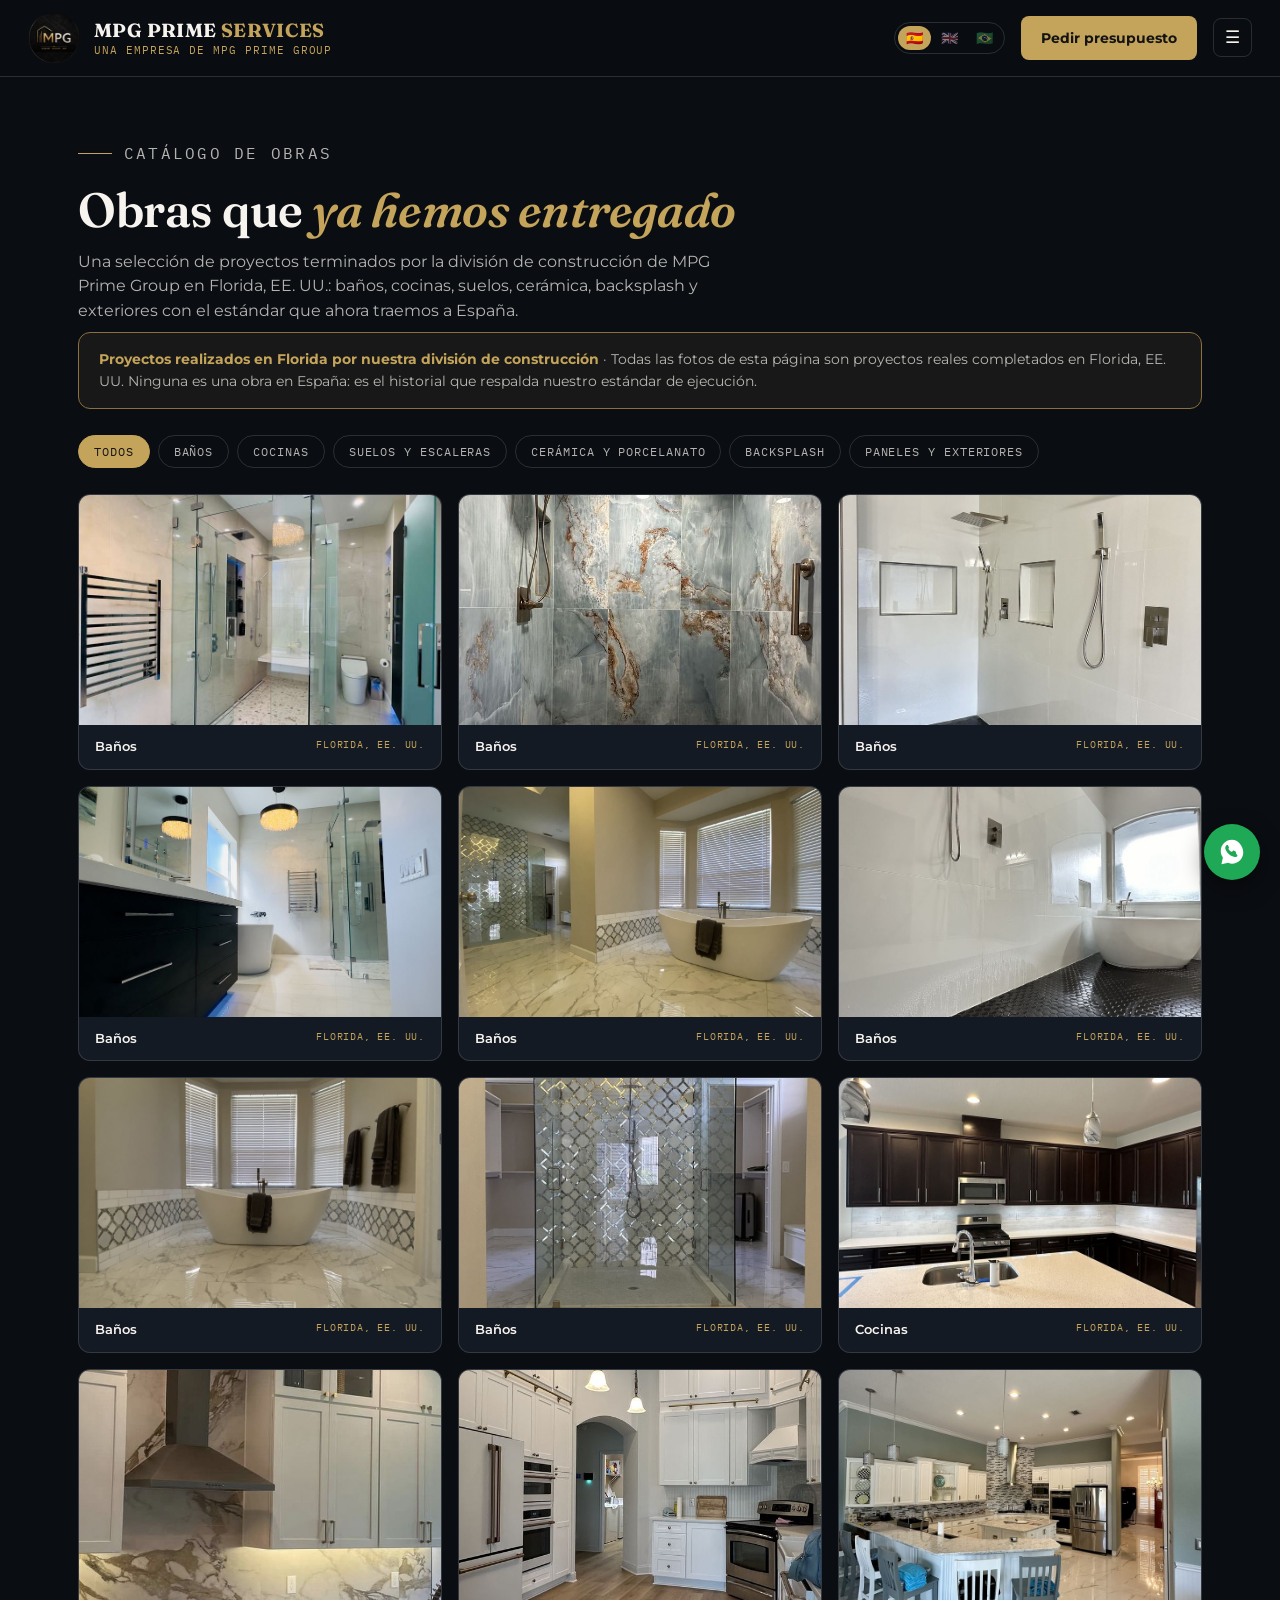
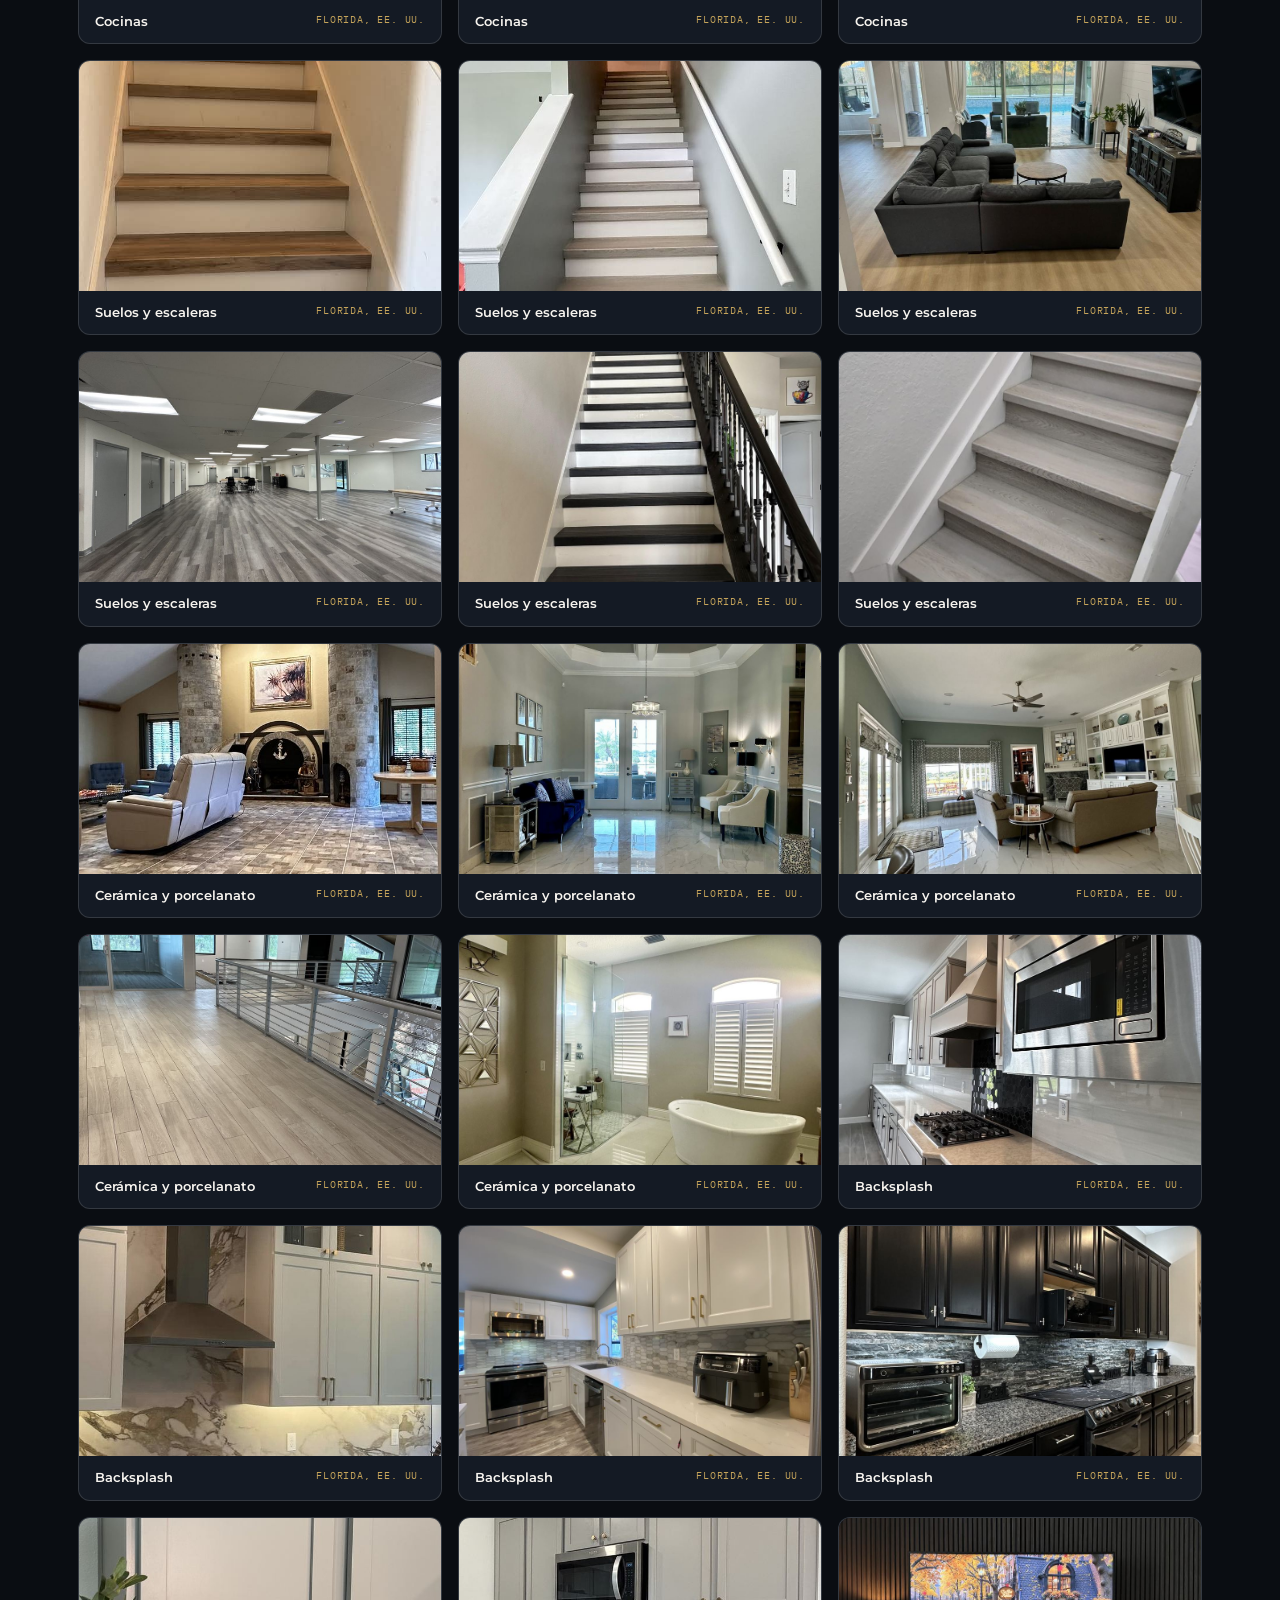
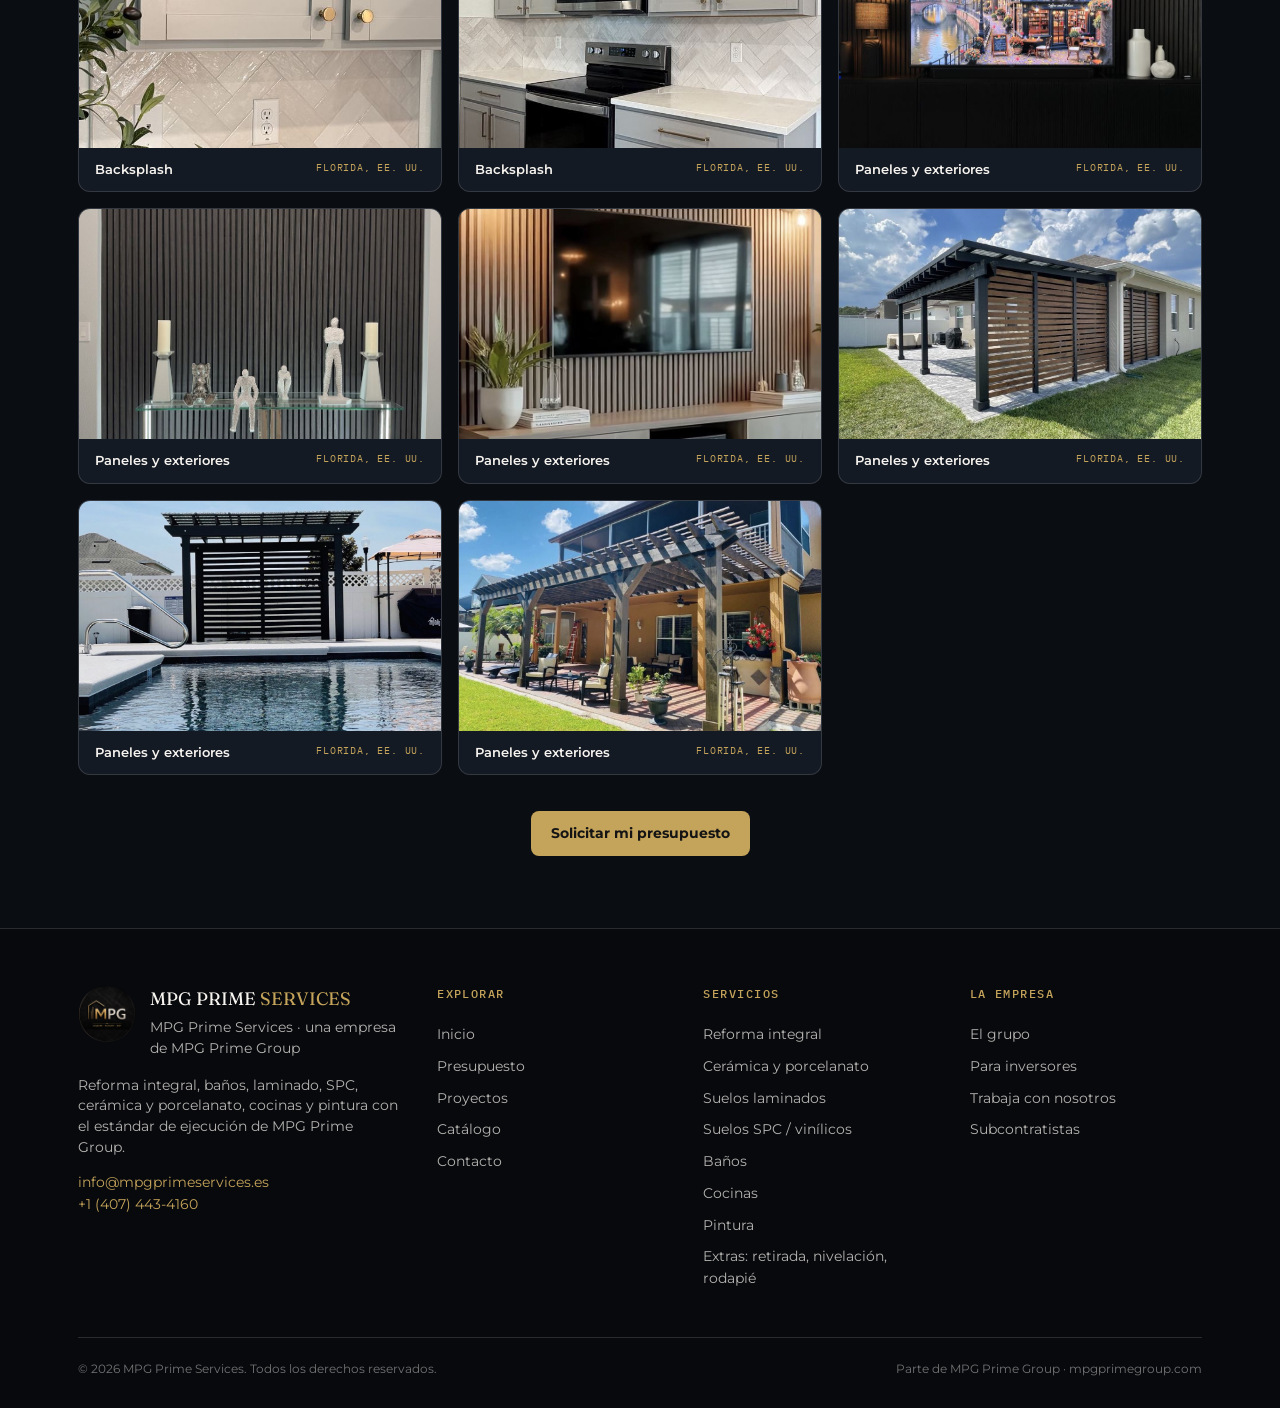
<file: catalogo.html>
<!DOCTYPE html>
<html lang="es">
<head>
<meta charset="UTF-8">
<meta name="viewport" content="width=device-width, initial-scale=1.0">
<title>Catálogo de obras | MPG Prime Services — Proyectos realizados en Florida, EE. UU.</title>
<meta name="description" content="Catálogo de obras de MPG Prime Services: baños, cocinas, suelos, cerámica y porcelanato, backsplash, paneles y exteriores realizados en Florida, EE. UU., por la división de construcción de MPG Prime Group.">
<link rel="icon" type="image/png" href="assets/img/seal.png">
<meta property="og:title" content="Catálogo de obras | MPG Prime Services">
<meta property="og:description" content="Proyectos reales completados en Florida, EE. UU., por la división de construcción de MPG Prime Group.">
<meta property="og:type" content="website">
<meta property="og:image" content="assets/img/hero.jpg">
<link rel="preconnect" href="https://fonts.googleapis.com">
<link rel="preconnect" href="https://fonts.gstatic.com" crossorigin>
<link href="https://fonts.googleapis.com/css2?family=Fraunces:ital,opsz,wght@0,9..144,500;0,9..144,600;0,9..144,700;1,9..144,500&family=Montserrat:wght@400;500;600;700;800&family=IBM+Plex+Mono:wght@400;500&display=swap" rel="stylesheet">
<link rel="stylesheet" href="assets/style.css?v=20261022-4">
<script src="assets/i18n.js"></script>
<script src="assets/i18n2.js"></script>

</head>
<body>

<header>
  <div class="headbar">
    <a class="brand" href="index.html" aria-label="MPG Prime Services">
      <img src="assets/img/seal.png" alt="MPG Prime Group">
      <span class="brand-name"><b>MPG PRIME <i>SERVICES</i></b><span data-i18n="brand.lockup">Una empresa de MPG Prime Group</span></span>
    </a>
    <div class="headright">
      <nav class="mainnav">
        <a href="index.html" data-i18n="nav.home">Inicio</a>
        <a href="servicios.html" data-i18n="nav.services">Servicios</a>
        <a href="catalogo.html" class="active" data-i18n="nav.catalog">Catálogo</a>
        <a href="presupuesto.html" data-i18n="nav.quote">Presupuesto</a>
        <a href="subcontratistas.html" data-i18n="nav.subs">Subcontratistas</a>
        <a href="inversores.html" data-i18n="nav.investors">Inversores</a>
        <a href="contacto.html" data-i18n="nav.contact">Contacto</a>
      </nav>
      <div class="lang-switch" role="group" aria-label="Idioma / Language / Língua">
        <button type="button" data-lang="es" title="Español">🇪🇸</button>
        <button type="button" data-lang="en" title="English">🇬🇧</button>
        <button type="button" data-lang="pt" title="Português (Brasil)">🇧🇷</button>
      </div>
      <a class="btn" href="presupuesto.html" data-i18n="nav.cta">Pedir presupuesto</a>
      <button class="navtoggle" aria-label="Menú">☰</button>
    </div>
  </div>
  <nav class="mobilenav">
    <a href="index.html" data-i18n="nav.home">Inicio</a>
    <a href="servicios.html" data-i18n="nav.services">Servicios</a>
    <a href="catalogo.html" data-i18n="nav.catalog">Catálogo</a>
    <a href="presupuesto.html" data-i18n="nav.quote">Presupuesto</a>
    <a href="subcontratistas.html" data-i18n="nav.subs">Subcontratistas</a>
    <a href="inversores.html" data-i18n="nav.investors">Inversores</a>
    <a href="contacto.html" data-i18n="nav.contact">Contacto</a>
  </nav>
</header>

<main>
  <section class="pagehero"><div class="wrap">
    <p class="eyebrow" data-i18n="cat.eyebrow">Catálogo de obras</p>
    <h1 data-i18n="cat.h1">Obras que <em>ya hemos entregado</em></h1>
    <p data-i18n="cat.sub">Una selección de proyectos terminados por la división de construcción de MPG Prime Group en Florida, EE. UU.: baños, cocinas, suelos, cerámica, backsplash y exteriores con el estándar que ahora traemos a España.</p>
  </div></section>

  <section style="padding-top:0"><div class="wrap">
    <div class="florida-note"><b data-i18n="common.florida.note">Proyectos realizados en Florida por nuestra división de construcción</b> · <span data-i18n="cat.note">Todas las fotos de esta página son proyectos reales completados en Florida, EE. UU. Ninguna es una obra en España: es el historial que respalda nuestro estándar de ejecución.</span></div>
    <div class="filterbar" role="group" aria-label="Filtrar por categoría">
      <button type="button" data-filter="all" class="active" data-i18n="cat.f.all">Todos</button>
      <button type="button" data-filter="banos" data-i18n="cat.f.bath">Baños</button>
      <button type="button" data-filter="cocinas" data-i18n="cat.f.kitchen">Cocinas</button>
      <button type="button" data-filter="suelos" data-i18n="cat.f.floors">Suelos y escaleras</button>
      <button type="button" data-filter="ceramica" data-i18n="cat.f.tile">Cerámica y porcelanato</button>
      <button type="button" data-filter="backsplash" data-i18n="cat.f.backsplash">Backsplash</button>
      <button type="button" data-filter="paneles" data-i18n="cat.f.panels">Paneles y exteriores</button>
    </div>
    <div class="gallery" id="cat-gallery">
      <article class="gitem" data-cat="banos"><figure><img src="assets/img/catalog/bano-01.jpg" alt="Baño renovado con ducha de cristal — Florida, EE. UU." loading="lazy"></figure><figcaption><b data-i18n="cat.f.bath">Categoría</b><span class="fl-label" data-i18n="common.florida">Florida, EE. UU.</span></figcaption></article>
      <article class="gitem" data-cat="banos"><figure><img src="assets/img/catalog/bano-02.jpg" alt="Ducha de obra con piedra y suelo de guijarros — Florida, EE. UU." loading="lazy"></figure><figcaption><b data-i18n="cat.f.bath">Categoría</b><span class="fl-label" data-i18n="common.florida">Florida, EE. UU.</span></figcaption></article>
      <article class="gitem" data-cat="banos"><figure><img src="assets/img/catalog/bano-03.jpg" alt="Ducha amplia con suelo hexagonal negro — Florida, EE. UU." loading="lazy"></figure><figcaption><b data-i18n="cat.f.bath">Categoría</b><span class="fl-label" data-i18n="common.florida">Florida, EE. UU.</span></figcaption></article>
      <article class="gitem" data-cat="banos"><figure><img src="assets/img/catalog/bano-04.jpg" alt="Baño con tocador negro y ducha de cristal — Florida, EE. UU." loading="lazy"></figure><figcaption><b data-i18n="cat.f.bath">Categoría</b><span class="fl-label" data-i18n="common.florida">Florida, EE. UU.</span></figcaption></article>
      <article class="gitem" data-cat="banos"><figure><img src="assets/img/catalog/bano-05.jpg" alt="Baño de mármol con bañera exenta — Florida, EE. UU." loading="lazy"></figure><figcaption><b data-i18n="cat.f.bath">Categoría</b><span class="fl-label" data-i18n="common.florida">Florida, EE. UU.</span></figcaption></article>
      <article class="gitem" data-cat="banos"><figure><img src="assets/img/catalog/bano-06.jpg" alt="Ducha con suelo hexagonal y bañera junto a la ventana — Florida, EE. UU." loading="lazy"></figure><figcaption><b data-i18n="cat.f.bath">Categoría</b><span class="fl-label" data-i18n="common.florida">Florida, EE. UU.</span></figcaption></article>
      <article class="gitem" data-cat="banos"><figure><img src="assets/img/catalog/bano-07.jpg" alt="Baño de mármol con bañera exenta y ventanales — Florida, EE. UU." loading="lazy"></figure><figcaption><b data-i18n="cat.f.bath">Categoría</b><span class="fl-label" data-i18n="common.florida">Florida, EE. UU.</span></figcaption></article>
      <article class="gitem" data-cat="banos"><figure><img src="assets/img/catalog/bano-08.jpg" alt="Ducha de cristal con pared de azulejo arabesco — Florida, EE. UU." loading="lazy"></figure><figcaption><b data-i18n="cat.f.bath">Categoría</b><span class="fl-label" data-i18n="common.florida">Florida, EE. UU.</span></figcaption></article>
      <article class="gitem" data-cat="cocinas"><figure><img src="assets/img/catalog/cocina-01.jpg" alt="Cocina con muebles oscuros e isla central — Florida, EE. UU." loading="lazy"></figure><figcaption><b data-i18n="cat.f.kitchen">Categoría</b><span class="fl-label" data-i18n="common.florida">Florida, EE. UU.</span></figcaption></article>
      <article class="gitem" data-cat="cocinas"><figure><img src="assets/img/catalog/cocina-02.jpg" alt="Cocina con frontal de mármol y campana — Florida, EE. UU." loading="lazy"></figure><figcaption><b data-i18n="cat.f.kitchen">Categoría</b><span class="fl-label" data-i18n="common.florida">Florida, EE. UU.</span></figcaption></article>
      <article class="gitem" data-cat="cocinas"><figure><img src="assets/img/catalog/cocina-03.jpg" alt="Cocina blanca de techos altos — Florida, EE. UU." loading="lazy"></figure><figcaption><b data-i18n="cat.f.kitchen">Categoría</b><span class="fl-label" data-i18n="common.florida">Florida, EE. UU.</span></figcaption></article>
      <article class="gitem" data-cat="cocinas"><figure><img src="assets/img/catalog/cocina-04.jpg" alt="Cocina con isla y suelo de porcelanato — Florida, EE. UU." loading="lazy"></figure><figcaption><b data-i18n="cat.f.kitchen">Categoría</b><span class="fl-label" data-i18n="common.florida">Florida, EE. UU.</span></figcaption></article>
      <article class="gitem" data-cat="suelos"><figure><img src="assets/img/catalog/suelo-01.jpg" alt="Escalera con suelo vinílico efecto madera — Florida, EE. UU." loading="lazy"></figure><figcaption><b data-i18n="cat.f.floors">Categoría</b><span class="fl-label" data-i18n="common.florida">Florida, EE. UU.</span></figcaption></article>
      <article class="gitem" data-cat="suelos"><figure><img src="assets/img/catalog/suelo-02.jpg" alt="Escalera con suelo laminado gris — Florida, EE. UU." loading="lazy"></figure><figcaption><b data-i18n="cat.f.floors">Categoría</b><span class="fl-label" data-i18n="common.florida">Florida, EE. UU.</span></figcaption></article>
      <article class="gitem" data-cat="suelos"><figure><img src="assets/img/catalog/suelo-03.jpg" alt="Salón con suelo vinílico claro y vistas a la piscina — Florida, EE. UU." loading="lazy"></figure><figcaption><b data-i18n="cat.f.floors">Categoría</b><span class="fl-label" data-i18n="common.florida">Florida, EE. UU.</span></figcaption></article>
      <article class="gitem" data-cat="suelos"><figure><img src="assets/img/catalog/suelo-04.jpg" alt="Local comercial con suelo vinílico gris — Florida, EE. UU." loading="lazy"></figure><figcaption><b data-i18n="cat.f.floors">Categoría</b><span class="fl-label" data-i18n="common.florida">Florida, EE. UU.</span></figcaption></article>
      <article class="gitem" data-cat="suelos"><figure><img src="assets/img/catalog/suelo-05.jpg" alt="Escalera con peldaños negros y barandilla — Florida, EE. UU." loading="lazy"></figure><figcaption><b data-i18n="cat.f.floors">Categoría</b><span class="fl-label" data-i18n="common.florida">Florida, EE. UU.</span></figcaption></article>
      <article class="gitem" data-cat="suelos"><figure><img src="assets/img/catalog/suelo-06.jpg" alt="Escalera con suelo vinílico gris — Florida, EE. UU." loading="lazy"></figure><figcaption><b data-i18n="cat.f.floors">Categoría</b><span class="fl-label" data-i18n="common.florida">Florida, EE. UU.</span></figcaption></article>
      <article class="gitem" data-cat="ceramica"><figure><img src="assets/img/catalog/ceramica-01.jpg" alt="Salón con suelo de cerámica efecto piedra — Florida, EE. UU." loading="lazy"></figure><figcaption><b data-i18n="cat.f.tile">Categoría</b><span class="fl-label" data-i18n="common.florida">Florida, EE. UU.</span></figcaption></article>
      <article class="gitem" data-cat="ceramica"><figure><img src="assets/img/catalog/ceramica-02.jpg" alt="Salón con porcelanato pulido — Florida, EE. UU." loading="lazy"></figure><figcaption><b data-i18n="cat.f.tile">Categoría</b><span class="fl-label" data-i18n="common.florida">Florida, EE. UU.</span></figcaption></article>
      <article class="gitem" data-cat="ceramica"><figure><img src="assets/img/catalog/ceramica-03.jpg" alt="Salón con porcelanato efecto mármol — Florida, EE. UU." loading="lazy"></figure><figcaption><b data-i18n="cat.f.tile">Categoría</b><span class="fl-label" data-i18n="common.florida">Florida, EE. UU.</span></figcaption></article>
      <article class="gitem" data-cat="ceramica"><figure><img src="assets/img/catalog/ceramica-04.jpg" alt="Planta alta con porcelanato efecto madera — Florida, EE. UU." loading="lazy"></figure><figcaption><b data-i18n="cat.f.tile">Categoría</b><span class="fl-label" data-i18n="common.florida">Florida, EE. UU.</span></figcaption></article>
      <article class="gitem" data-cat="ceramica"><figure><img src="assets/img/catalog/ceramica-05.jpg" alt="Baño con suelo de porcelanato y bañera exenta — Florida, EE. UU." loading="lazy"></figure><figcaption><b data-i18n="cat.f.tile">Categoría</b><span class="fl-label" data-i18n="common.florida">Florida, EE. UU.</span></figcaption></article>
      <article class="gitem" data-cat="backsplash"><figure><img src="assets/img/catalog/backsplash-01.jpg" alt="Cocina con frontal de azulejo blanco — Florida, EE. UU." loading="lazy"></figure><figcaption><b data-i18n="cat.f.backsplash">Categoría</b><span class="fl-label" data-i18n="common.florida">Florida, EE. UU.</span></figcaption></article>
      <article class="gitem" data-cat="backsplash"><figure><img src="assets/img/catalog/backsplash-02.jpg" alt="Frontal de cocina de mármol de una pieza — Florida, EE. UU." loading="lazy"></figure><figcaption><b data-i18n="cat.f.backsplash">Categoría</b><span class="fl-label" data-i18n="common.florida">Florida, EE. UU.</span></figcaption></article>
      <article class="gitem" data-cat="backsplash"><figure><img src="assets/img/catalog/backsplash-03.jpg" alt="Cocina blanca con frontal de mosaico — Florida, EE. UU." loading="lazy"></figure><figcaption><b data-i18n="cat.f.backsplash">Categoría</b><span class="fl-label" data-i18n="common.florida">Florida, EE. UU.</span></figcaption></article>
      <article class="gitem" data-cat="backsplash"><figure><img src="assets/img/catalog/backsplash-04.jpg" alt="Cocina oscura con frontal de mosaico de piedra — Florida, EE. UU." loading="lazy"></figure><figcaption><b data-i18n="cat.f.backsplash">Categoría</b><span class="fl-label" data-i18n="common.florida">Florida, EE. UU.</span></figcaption></article>
      <article class="gitem" data-cat="backsplash"><figure><img src="assets/img/catalog/backsplash-05.jpg" alt="Detalle de frontal en espiga — Florida, EE. UU." loading="lazy"></figure><figcaption><b data-i18n="cat.f.backsplash">Categoría</b><span class="fl-label" data-i18n="common.florida">Florida, EE. UU.</span></figcaption></article>
      <article class="gitem" data-cat="backsplash"><figure><img src="assets/img/catalog/backsplash-06.jpg" alt="Cocina gris con frontal en espiga — Florida, EE. UU." loading="lazy"></figure><figcaption><b data-i18n="cat.f.backsplash">Categoría</b><span class="fl-label" data-i18n="common.florida">Florida, EE. UU.</span></figcaption></article>
      <article class="gitem" data-cat="paneles"><figure><img src="assets/img/catalog/panel-01.jpg" alt="Pared de lamas negras con televisión — Florida, EE. UU." loading="lazy"></figure><figcaption><b data-i18n="cat.f.panels">Categoría</b><span class="fl-label" data-i18n="common.florida">Florida, EE. UU.</span></figcaption></article>
      <article class="gitem" data-cat="paneles"><figure><img src="assets/img/catalog/panel-02.jpg" alt="Pared de lamas negras con consola — Florida, EE. UU." loading="lazy"></figure><figcaption><b data-i18n="cat.f.panels">Categoría</b><span class="fl-label" data-i18n="common.florida">Florida, EE. UU.</span></figcaption></article>
      <article class="gitem" data-cat="paneles"><figure><img src="assets/img/catalog/panel-03.jpg" alt="Pared de lamas de madera con televisión — Florida, EE. UU." loading="lazy"></figure><figcaption><b data-i18n="cat.f.panels">Categoría</b><span class="fl-label" data-i18n="common.florida">Florida, EE. UU.</span></figcaption></article>
      <article class="gitem" data-cat="paneles"><figure><img src="assets/img/catalog/exterior-01.jpg" alt="Pérgola con pantallas de lamas de madera — Florida, EE. UU." loading="lazy"></figure><figcaption><b data-i18n="cat.f.panels">Categoría</b><span class="fl-label" data-i18n="common.florida">Florida, EE. UU.</span></figcaption></article>
      <article class="gitem" data-cat="paneles"><figure><img src="assets/img/catalog/exterior-02.jpg" alt="Pérgola junto a la piscina — Florida, EE. UU." loading="lazy"></figure><figcaption><b data-i18n="cat.f.panels">Categoría</b><span class="fl-label" data-i18n="common.florida">Florida, EE. UU.</span></figcaption></article>
      <article class="gitem" data-cat="paneles"><figure><img src="assets/img/catalog/exterior-03.jpg" alt="Terraza con pérgola de madera — Florida, EE. UU." loading="lazy"></figure><figcaption><b data-i18n="cat.f.panels">Categoría</b><span class="fl-label" data-i18n="common.florida">Florida, EE. UU.</span></figcaption></article>
    </div>
    <div style="margin-top:36px;text-align:center"><a class="btn" href="presupuesto.html" data-i18n="home.cta1">Solicitar mi presupuesto</a></div>
  </div></section>
</main>

<footer>
  <div class="wrap">
    <div class="fgrid2">
      <div>
        <div class="fbrand">
          <img src="assets/img/seal.png" alt="MPG Prime Group">
          <div>
            <p style="font-family:'Fraunces',serif;font-size:18px;color:var(--cream)">MPG PRIME <span style="color:var(--gold)">SERVICES</span></p>
            <p data-i18n="foot.lockup" style="margin-top:4px">MPG Prime Services · una empresa de MPG Prime Group</p>
          </div>
        </div>
        <p data-i18n="foot.tagline" style="margin-top:16px">Reforma integral, baños, laminado, SPC, cerámica y porcelanato, cocinas y pintura con el estándar de ejecución de MPG Prime Group.</p>
        <p style="margin-top:14px"><a href="mailto:info@mpgprimeservices.es" style="display:inline;color:var(--gold)">info@mpgprimeservices.es</a><br>
        <a href="https://wa.me/14074434160" style="display:inline;color:var(--gold)">+1 (407) 443-4160</a></p>
      </div>
      <div>
        <h4 data-i18n="foot.explore">Explorar</h4>
        <a href="index.html" data-i18n="nav.home">Inicio</a>
        <a href="presupuesto.html" data-i18n="nav.quote">Presupuesto</a>
        <a href="index.html#galeria" data-i18n="foot.gallery">Proyectos</a>
        <a href="catalogo.html" data-i18n="nav.catalog">Catálogo</a>
        <a href="contacto.html" data-i18n="nav.contact">Contacto</a>
      </div>
      <div>
        <h4 data-i18n="foot.services">Servicios</h4>
        <a href="servicios.html#reforma" data-i18n="foot.reno">Reforma integral</a>
        <a href="servicios.html#ceramica" data-i18n="foot.tile">Cerámica y porcelanato</a>
        <a href="servicios.html#laminado" data-i18n="foot.lam">Suelos laminados</a>
        <a href="servicios.html#spc" data-i18n="foot.spc">Suelos SPC / vinílicos</a>
        <a href="servicios.html#banos" data-i18n="foot.bath">Baños</a>
        <a href="servicios.html#cocinas" data-i18n="foot.kitchen">Cocinas</a>
        <a href="servicios.html#pintura" data-i18n="foot.paint">Pintura</a>
        <a href="servicios.html#extras" data-i18n="foot.extras">Extras: retirada, nivelación, rodapié</a>
      </div>
      <div>
        <h4 data-i18n="foot.company">La empresa</h4>
        <a href="https://mpgprimegroup.com" target="_blank" rel="noopener" data-i18n="foot.about">El grupo</a>
        <a href="inversores.html" data-i18n="foot.investors">Para inversores</a>
        <a href="subcontratistas.html" data-i18n="foot.subs">Trabaja con nosotros</a>
        <a href="subcontratistas.html">Subcontratistas</a>
      </div>
    </div>
    <div class="fbottom">
      <span data-i18n="foot.rights">© 2026 MPG Prime Services. Todos los derechos reservados.</span>
      <span data-i18n="foot.partof">Parte de MPG Prime Group · mpgprimegroup.com</span>
    </div>
  </div>
</footer>
<a class="wa-float" href="https://wa.me/14074434160" target="_blank" rel="noopener" aria-label="WhatsApp">
  <svg viewBox="0 0 32 32"><path d="M16 3C9.4 3 4 8.3 4 14.9c0 2.6.8 5 2.3 7L4.7 29l7.3-1.5c1.3.6 2.6.9 4 .9 6.6 0 12-5.3 12-11.9S22.6 3 16 3zm5.9 16.9c-.3.7-1.5 1.4-2.1 1.4-.5.1-1.2.2-4-1-3.4-1.4-5.5-5-5.7-5.2-.1-.2-1.3-1.8-1.3-3.4s.8-2.4 1.1-2.7c.3-.3.6-.4.8-.4h.6c.2 0 .4 0 .6.5s.8 1.9.8 2c.1.1.1.3 0 .5-.3.6-.6.8-.4 1.1.8 1.4 1.8 2.3 3.1 3 .3.2.5.1.7-.1l.9-1c.2-.3.4-.2.7-.1l2 .9c.3.2.5.3.6.5 0 .1 0 .6-.2 1.2z"/></svg>
</a>
<script src="assets/app.js"></script>

</body>
</html>
</file>
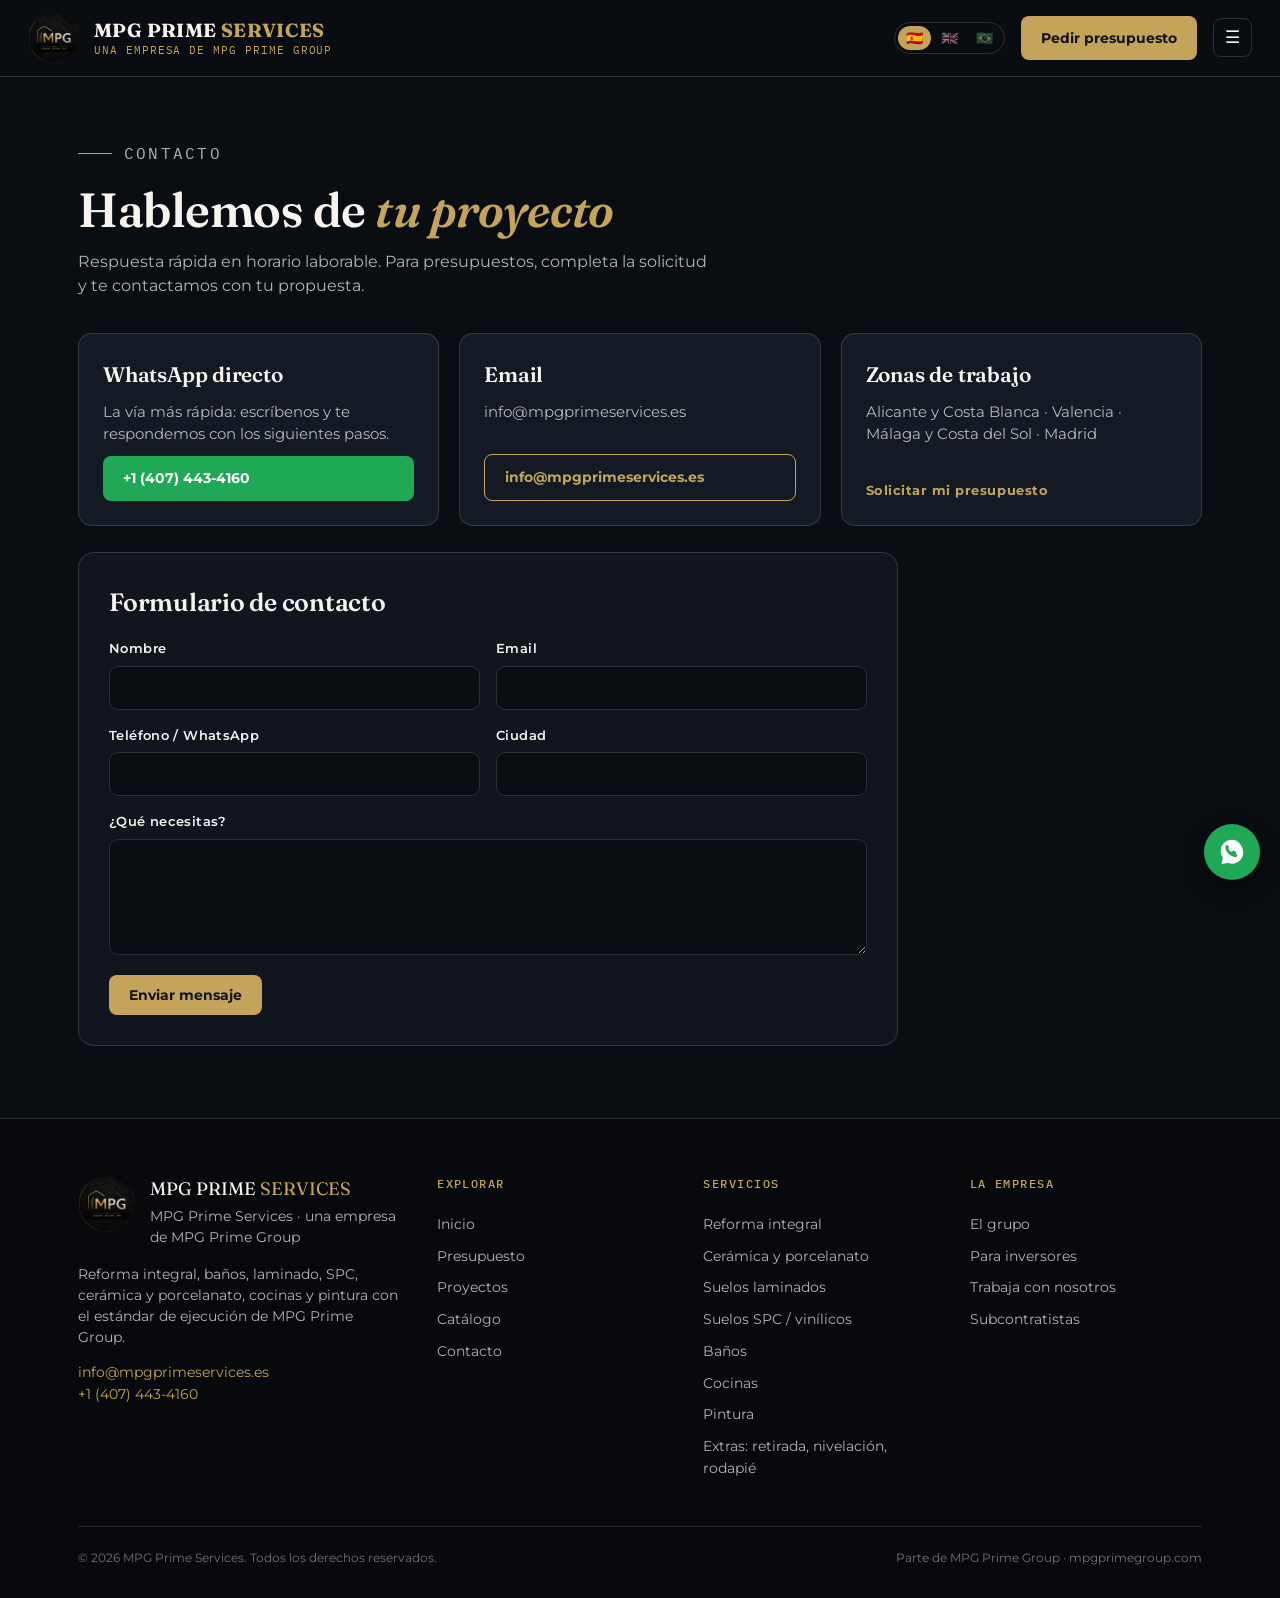
<file: contacto.html>
<!DOCTYPE html>
<html lang="es">
<head>
<meta charset="UTF-8">
<meta name="viewport" content="width=device-width, initial-scale=1.0">
<title>Contacto | MPG Prime Services</title>
<meta name="description" content="Contacta con MPG Prime Services: WhatsApp, email info@mpgprimeservices.es y formulario. Zonas: Alicante, Valencia, Málaga y Madrid.">
<link rel="icon" type="image/png" href="assets/img/seal.png">
<meta property="og:title" content="Contacto | MPG Prime Services">
<meta property="og:description" content="Contacta con MPG Prime Services: WhatsApp, email info@mpgprimeservices.es y formulario. Zonas: Alicante, Valencia, Málaga y Madrid.">
<meta property="og:type" content="website">
<meta property="og:image" content="assets/img/hero.jpg">
<link rel="preconnect" href="https://fonts.googleapis.com">
<link rel="preconnect" href="https://fonts.gstatic.com" crossorigin>
<link href="https://fonts.googleapis.com/css2?family=Fraunces:ital,opsz,wght@0,9..144,500;0,9..144,600;0,9..144,700;1,9..144,500&family=Montserrat:wght@400;500;600;700;800&family=IBM+Plex+Mono:wght@400;500&display=swap" rel="stylesheet">
<link rel="stylesheet" href="assets/style.css?v=20261022-4">
<script src="assets/i18n.js"></script>
<script src="assets/i18n2.js"></script>

</head>
<body>

<header>
  <div class="headbar">
    <a class="brand" href="index.html" aria-label="MPG Prime Services">
      <img src="assets/img/seal.png" alt="MPG Prime Group">
      <span class="brand-name"><b>MPG PRIME <i>SERVICES</i></b><span data-i18n="brand.lockup">Una empresa de MPG Prime Group</span></span>
    </a>
    <div class="headright">
      <nav class="mainnav">
        <a href="index.html" data-i18n="nav.home">Inicio</a>
        <a href="servicios.html" data-i18n="nav.services">Servicios</a>
        <a href="catalogo.html" data-i18n="nav.catalog">Catálogo</a>
        <a href="presupuesto.html" data-i18n="nav.quote">Presupuesto</a>
        <a href="subcontratistas.html" data-i18n="nav.subs">Subcontratistas</a>
        <a href="inversores.html" data-i18n="nav.investors">Inversores</a>
        <a href="contacto.html" class="active" data-i18n="nav.contact">Contacto</a>
      </nav>
      <div class="lang-switch" role="group" aria-label="Idioma / Language / Língua">
        <button type="button" data-lang="es" title="Español">🇪🇸</button>
        <button type="button" data-lang="en" title="English">🇬🇧</button>
        <button type="button" data-lang="pt" title="Português (Brasil)">🇧🇷</button>
      </div>
      <a class="btn" href="presupuesto.html" data-i18n="nav.cta">Pedir presupuesto</a>
      <button class="navtoggle" aria-label="Menú">☰</button>
    </div>
  </div>
  <nav class="mobilenav">
    <a href="index.html" data-i18n="nav.home">Inicio</a>
    <a href="servicios.html" data-i18n="nav.services">Servicios</a>
    <a href="catalogo.html" data-i18n="nav.catalog">Catálogo</a>
    <a href="presupuesto.html" data-i18n="nav.quote">Presupuesto</a>
    <a href="subcontratistas.html" data-i18n="nav.subs">Subcontratistas</a>
    <a href="inversores.html" data-i18n="nav.investors">Inversores</a>
    <a href="contacto.html" data-i18n="nav.contact">Contacto</a>
  </nav>
</header>

<main>
  <section class="pagehero"><div class="wrap">
    <p class="eyebrow" data-i18n="contact.eyebrow">Contacto</p>
    <h1 data-i18n="contact.h1">Hablemos de <em>tu proyecto</em></h1>
    <p data-i18n="contact.sub">Respuesta rápida en horario laborable. Para presupuestos, completa la solicitud y te contactamos con tu propuesta.</p>
  </div></section>

  <section style="padding-top:26px"><div class="wrap">
    <div class="cards" style="margin-bottom:26px">
      <article class="card"><div class="pad"><h3 data-i18n="contact.wa.h">WhatsApp directo</h3>
        <p data-i18n="contact.wa.p">La vía más rápida: escríbenos y te respondemos con los siguientes pasos.</p>
        <a class="btn wa" href="https://wa.me/14074434160" target="_blank" rel="noopener">+1 (407) 443-4160</a></div></article>
      <article class="card"><div class="pad"><h3 data-i18n="contact.email.h">Email</h3>
        <p>info@mpgprimeservices.es</p>
        <a class="btn ghost" href="mailto:info@mpgprimeservices.es">info@mpgprimeservices.es</a></div></article>
      <article class="card"><div class="pad"><h3 data-i18n="contact.areas.h">Zonas de trabajo</h3>
        <p data-i18n="contact.areas.p">Alicante y Costa Blanca · Valencia · Málaga y Costa del Sol · Madrid</p>
        <a class="lnk" href="presupuesto.html" data-i18n="home.cta1">Solicitar mi presupuesto</a></div></article>
    </div>

    <div class="panel" style="max-width:820px">
      <h2 style="font-size:25px;margin-bottom:18px" data-i18n="contact.form.h">Formulario de contacto</h2>
      <form id="contact-form" name="contacto" method="POST" data-netlify="true" novalidate>
        <div class="fgrid">
          <div class="field"><label for="ct-nombre" data-i18n="contact.name">Nombre</label><input id="ct-nombre" name="nombre" type="text" required></div>
          <div class="field"><label for="ct-email" data-i18n="contact.email">Email</label><input id="ct-email" name="email" type="email" required></div>
          <div class="field"><label for="ct-tel" data-i18n="contact.phone">Teléfono / WhatsApp</label><input id="ct-tel" name="telefono" type="tel"></div>
          <div class="field"><label for="ct-ciudad" data-i18n="contact.city">Ciudad</label><input id="ct-ciudad" name="ciudad" type="text"></div>
          <div class="field full"><label for="ct-msg" data-i18n="contact.msg">¿Qué necesitas?</label><textarea id="ct-msg" name="mensaje" rows="5" required></textarea></div>
        </div>
        <div class="form-msg err" id="ct-err"></div>
        <div class="form-msg ok" id="ct-ok" data-i18n="contact.ok">Mensaje recibido. Te contactaremos muy pronto.</div>
        <button class="btn" type="submit" style="margin-top:20px" data-i18n="contact.btn">Enviar mensaje</button>
      </form>
    </div>
  </div></section>
</main>
<script>
(function(){
  document.getElementById('contact-form').addEventListener('submit', function(ev){
    ev.preventDefault();
    var data = {};
    new FormData(ev.target).forEach(function(v, k){ data[k] = v; });
    var err = document.getElementById('ct-err');
    document.getElementById('ct-ok').style.display = 'none';
    if (!data.nombre || !/^[^@\s]+@[^@\s]+\.[^@\s]+$/.test(data.email || '') || !data.mensaje){
      err.textContent = MPS.t('contact.err'); err.style.display = 'block'; return;
    }
    err.style.display = 'none';
    var payload = Object.assign({}, data, { idioma: MPS.lang() });
    Promise.all([
      MPS.persistNetlify('contacto', payload),
      MPS.persistSupabase('mpg_services_leads', { tipo: 'contacto', nombre: data.nombre, email: data.email,
        whatsapp: data.telefono || '', ciudad: data.ciudad || '', mensaje: data.mensaje, idioma: MPS.lang() })
    ]).then(function(res){
      if (!res[1]){
        err.textContent = MPS.t('contact.err'); err.style.display = 'block';
        return;
      }
      document.getElementById('ct-ok').style.display = 'block';
      ev.target.reset();
    });
  });
})();
</script>

<footer>
  <div class="wrap">
    <div class="fgrid2">
      <div>
        <div class="fbrand">
          <img src="assets/img/seal.png" alt="MPG Prime Group">
          <div>
            <p style="font-family:'Fraunces',serif;font-size:18px;color:var(--cream)">MPG PRIME <span style="color:var(--gold)">SERVICES</span></p>
            <p data-i18n="foot.lockup" style="margin-top:4px">MPG Prime Services · una empresa de MPG Prime Group</p>
          </div>
        </div>
        <p data-i18n="foot.tagline" style="margin-top:16px">Reforma integral, baños, laminado, SPC, cerámica y porcelanato, cocinas y pintura con el estándar de ejecución de MPG Prime Group.</p>
        <p style="margin-top:14px"><a href="mailto:info@mpgprimeservices.es" style="display:inline;color:var(--gold)">info@mpgprimeservices.es</a><br>
        <a href="https://wa.me/14074434160" style="display:inline;color:var(--gold)">+1 (407) 443-4160</a></p>
      </div>
      <div>
        <h4 data-i18n="foot.explore">Explorar</h4>
        <a href="index.html" data-i18n="nav.home">Inicio</a>
        <a href="presupuesto.html" data-i18n="nav.quote">Presupuesto</a>
        <a href="index.html#galeria" data-i18n="foot.gallery">Proyectos</a>
        <a href="catalogo.html" data-i18n="nav.catalog">Catálogo</a>
        <a href="contacto.html" data-i18n="nav.contact">Contacto</a>
      </div>
      <div>
        <h4 data-i18n="foot.services">Servicios</h4>
        <a href="servicios.html#reforma" data-i18n="foot.reno">Reforma integral</a>
        <a href="servicios.html#ceramica" data-i18n="foot.tile">Cerámica y porcelanato</a>
        <a href="servicios.html#laminado" data-i18n="foot.lam">Suelos laminados</a>
        <a href="servicios.html#spc" data-i18n="foot.spc">Suelos SPC / vinílicos</a>
        <a href="servicios.html#banos" data-i18n="foot.bath">Baños</a>
        <a href="servicios.html#cocinas" data-i18n="foot.kitchen">Cocinas</a>
        <a href="servicios.html#pintura" data-i18n="foot.paint">Pintura</a>
        <a href="servicios.html#extras" data-i18n="foot.extras">Extras: retirada, nivelación, rodapié</a>
      </div>
      <div>
        <h4 data-i18n="foot.company">La empresa</h4>
        <a href="https://mpgprimegroup.com" target="_blank" rel="noopener" data-i18n="foot.about">El grupo</a>
        <a href="inversores.html" data-i18n="foot.investors">Para inversores</a>
        <a href="subcontratistas.html" data-i18n="foot.subs">Trabaja con nosotros</a>
        <a href="subcontratistas.html">Subcontratistas</a>
      </div>
    </div>
    <div class="fbottom">
      <span data-i18n="foot.rights">© 2026 MPG Prime Services. Todos los derechos reservados.</span>
      <span data-i18n="foot.partof">Parte de MPG Prime Group · mpgprimegroup.com</span>
    </div>
  </div>
</footer>
<a class="wa-float" href="https://wa.me/14074434160" target="_blank" rel="noopener" aria-label="WhatsApp">
  <svg viewBox="0 0 32 32"><path d="M16 3C9.4 3 4 8.3 4 14.9c0 2.6.8 5 2.3 7L4.7 29l7.3-1.5c1.3.6 2.6.9 4 .9 6.6 0 12-5.3 12-11.9S22.6 3 16 3zm5.9 16.9c-.3.7-1.5 1.4-2.1 1.4-.5.1-1.2.2-4-1-3.4-1.4-5.5-5-5.7-5.2-.1-.2-1.3-1.8-1.3-3.4s.8-2.4 1.1-2.7c.3-.3.6-.4.8-.4h.6c.2 0 .4 0 .6.5s.8 1.9.8 2c.1.1.1.3 0 .5-.3.6-.6.8-.4 1.1.8 1.4 1.8 2.3 3.1 3 .3.2.5.1.7-.1l.9-1c.2-.3.4-.2.7-.1l2 .9c.3.2.5.3.6.5 0 .1 0 .6-.2 1.2z"/></svg>
</a>
<script src="assets/app.js"></script>

</body>
</html>
</file>
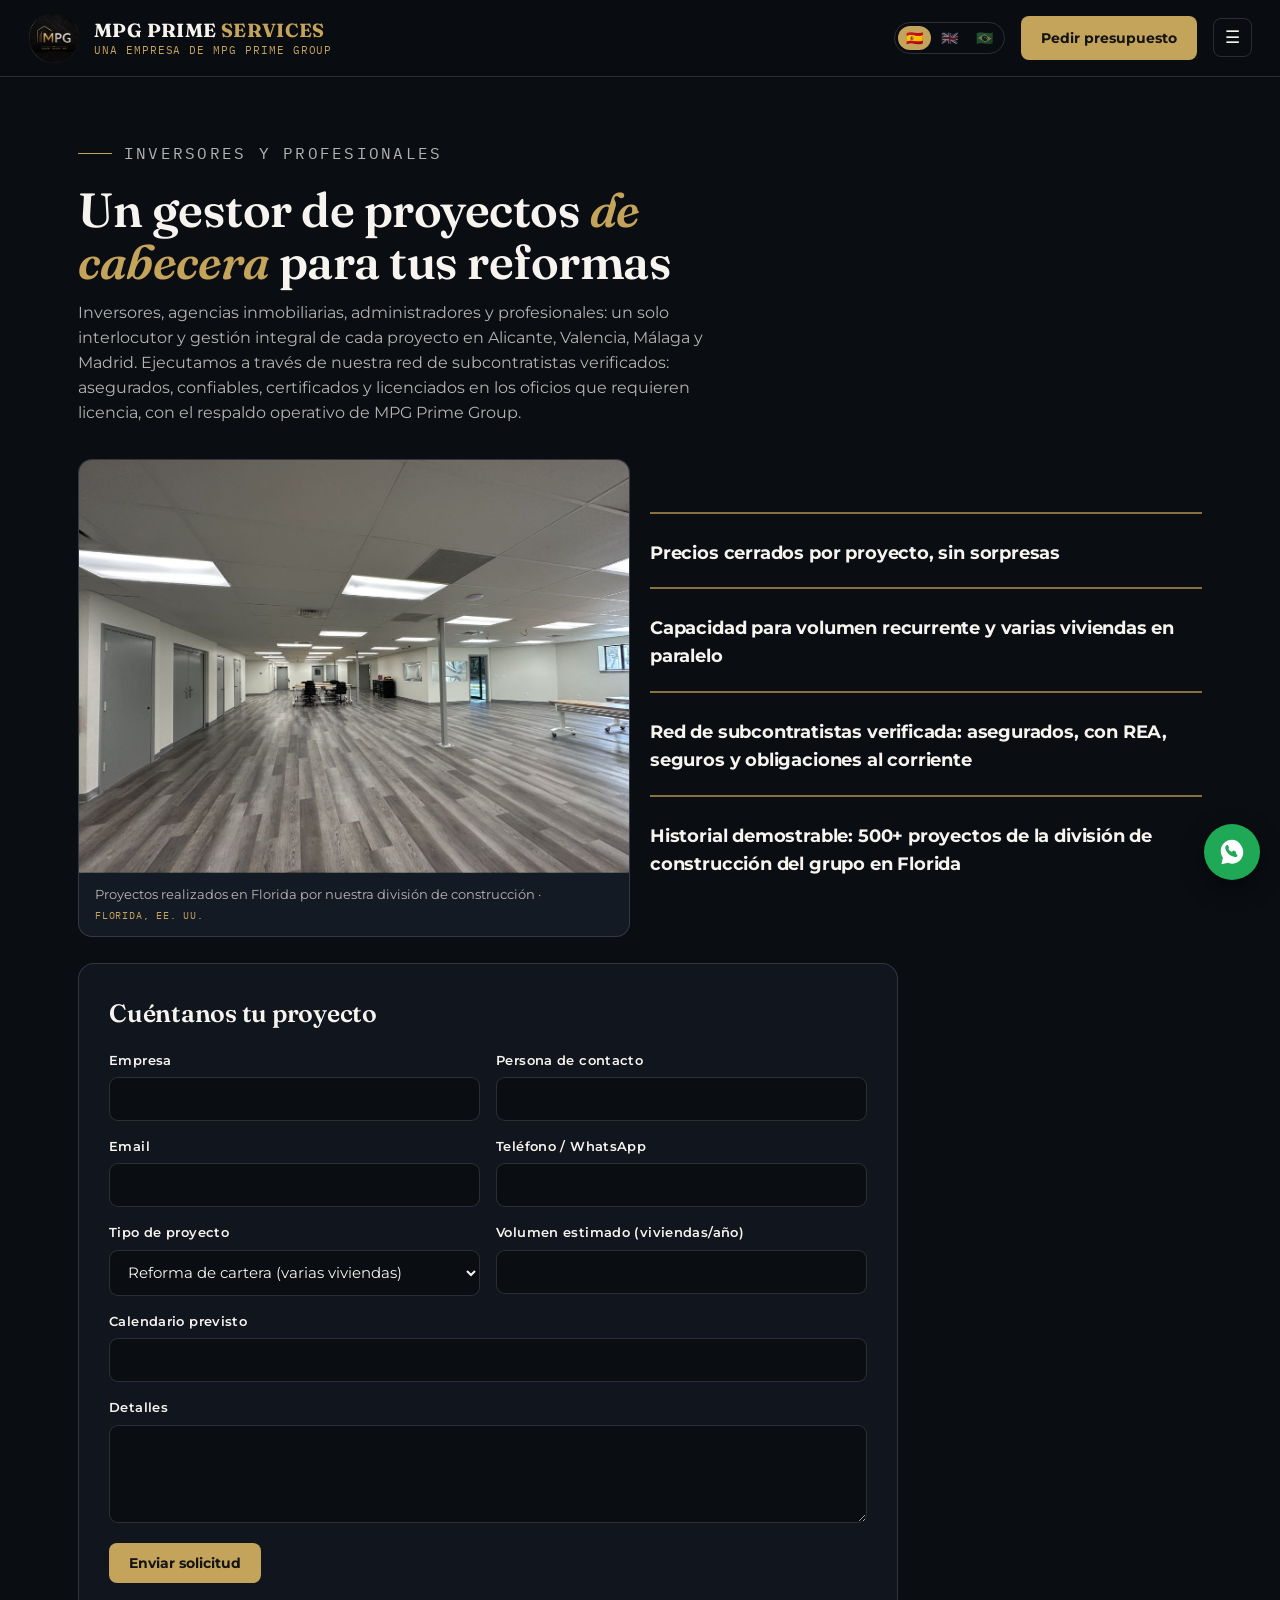
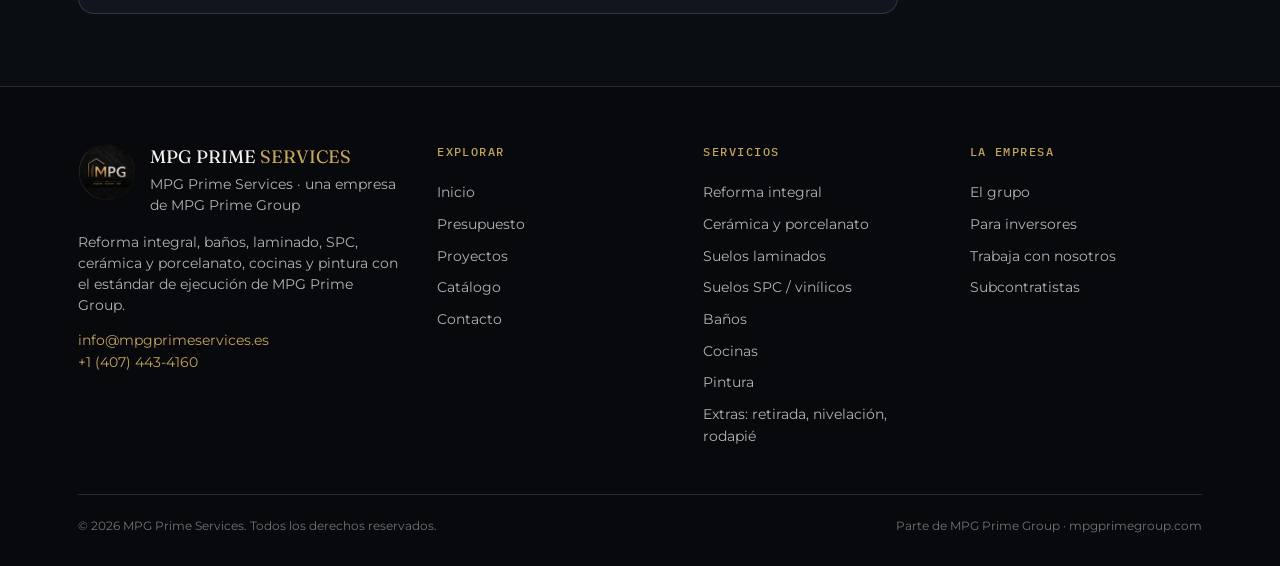
<file: inversores.html>
<!DOCTYPE html>
<html lang="es">
<head>
<meta charset="UTF-8">
<meta name="viewport" content="width=device-width, initial-scale=1.0">
<title>Para inversores y profesionales | MPG Prime Services</title>
<meta name="description" content="Gestor de proyectos para inversores y profesionales en España: precios cerrados por proyecto, red de subcontratistas verificada y capacidad de volumen. MPG Prime Services · MPG Prime Group.">
<link rel="icon" type="image/png" href="assets/img/seal.png">
<meta property="og:title" content="Para inversores y profesionales | MPG Prime Services">
<meta property="og:description" content="Gestor de proyectos para inversores y profesionales en España: precios cerrados por proyecto, red de subcontratistas verificada y capacidad de volumen. MPG Prime Services · MPG Prime Group.">
<meta property="og:type" content="website">
<meta property="og:image" content="assets/img/hero.jpg">
<link rel="preconnect" href="https://fonts.googleapis.com">
<link rel="preconnect" href="https://fonts.gstatic.com" crossorigin>
<link href="https://fonts.googleapis.com/css2?family=Fraunces:ital,opsz,wght@0,9..144,500;0,9..144,600;0,9..144,700;1,9..144,500&family=Montserrat:wght@400;500;600;700;800&family=IBM+Plex+Mono:wght@400;500&display=swap" rel="stylesheet">
<link rel="stylesheet" href="assets/style.css?v=20261022-4">
<script src="assets/i18n.js"></script>
<script src="assets/i18n2.js"></script>

</head>
<body>

<header>
  <div class="headbar">
    <a class="brand" href="index.html" aria-label="MPG Prime Services">
      <img src="assets/img/seal.png" alt="MPG Prime Group">
      <span class="brand-name"><b>MPG PRIME <i>SERVICES</i></b><span data-i18n="brand.lockup">Una empresa de MPG Prime Group</span></span>
    </a>
    <div class="headright">
      <nav class="mainnav">
        <a href="index.html" data-i18n="nav.home">Inicio</a>
        <a href="servicios.html" data-i18n="nav.services">Servicios</a>
        <a href="catalogo.html" data-i18n="nav.catalog">Catálogo</a>
        <a href="presupuesto.html" data-i18n="nav.quote">Presupuesto</a>
        <a href="subcontratistas.html" data-i18n="nav.subs">Subcontratistas</a>
        <a href="inversores.html" class="active" data-i18n="nav.investors">Inversores</a>
        <a href="contacto.html" data-i18n="nav.contact">Contacto</a>
      </nav>
      <div class="lang-switch" role="group" aria-label="Idioma / Language / Língua">
        <button type="button" data-lang="es" title="Español">🇪🇸</button>
        <button type="button" data-lang="en" title="English">🇬🇧</button>
        <button type="button" data-lang="pt" title="Português (Brasil)">🇧🇷</button>
      </div>
      <a class="btn" href="presupuesto.html" data-i18n="nav.cta">Pedir presupuesto</a>
      <button class="navtoggle" aria-label="Menú">☰</button>
    </div>
  </div>
  <nav class="mobilenav">
    <a href="index.html" data-i18n="nav.home">Inicio</a>
    <a href="servicios.html" data-i18n="nav.services">Servicios</a>
    <a href="catalogo.html" data-i18n="nav.catalog">Catálogo</a>
    <a href="presupuesto.html" data-i18n="nav.quote">Presupuesto</a>
    <a href="subcontratistas.html" data-i18n="nav.subs">Subcontratistas</a>
    <a href="inversores.html" data-i18n="nav.investors">Inversores</a>
    <a href="contacto.html" data-i18n="nav.contact">Contacto</a>
  </nav>
</header>

<main>
  <section class="pagehero"><div class="wrap">
    <p class="eyebrow" data-i18n="inv.eyebrow">Inversores y profesionales</p>
    <h1 data-i18n="inv.h1">Un gestor de proyectos <em>de cabecera</em> para tus reformas</h1>
    <p data-i18n="inv.sub">Inversores, agencias inmobiliarias, administradores y profesionales: un solo interlocutor y gestión integral de cada proyecto en Alicante, Valencia, Málaga y Madrid. Ejecutamos a través de nuestra red de subcontratistas verificados: asegurados, confiables, certificados y licenciados en los oficios que requieren licencia, con el respaldo operativo de MPG Prime Group.</p>
  </div></section>

  <section style="padding-top:26px"><div class="wrap">
    <div class="cards" style="grid-template-columns:1fr 1fr;margin-bottom:26px">
      <article class="card fillcard"><figure><img src="assets/img/subs.jpg" alt="Gran superficie instalada por la división de construcción — Florida, EE. UU."></figure>
        <figcaption style="padding:12px 16px;font-size:12.5px;color:var(--cream-dim)"><span data-i18n="common.florida.note">Proyectos realizados en Florida por nuestra división de construcción</span> · <span class="fl-label" data-i18n="common.florida">Florida, EE. UU.</span></figcaption></article>
      <div style="display:flex;flex-direction:column;gap:14px;justify-content:center">
        <div class="step"><h3 data-i18n="inv.li1">Precios cerrados por proyecto, sin sorpresas</h3></div>
        <div class="step"><h3 data-i18n="inv.li2">Capacidad para volumen recurrente y varias viviendas en paralelo</h3></div>
        <div class="step"><h3 data-i18n="inv.li3">Red de subcontratistas verificada: asegurados, con REA, seguros y obligaciones al corriente</h3></div>
        <div class="step"><h3 data-i18n="inv.li4">Historial demostrable: 500+ proyectos de la división de construcción del grupo en Florida</h3></div>
      </div>
    </div>

    <div class="panel" style="max-width:820px">
      <h2 style="font-size:25px;margin-bottom:18px" data-i18n="inv.form.h">Cuéntanos tu proyecto</h2>
      <form id="inv-form" name="inversor" method="POST" data-netlify="true" novalidate>
        <div class="fgrid">
          <div class="field"><label for="i-empresa" data-i18n="inv.company">Empresa</label><input id="i-empresa" name="empresa" type="text"></div>
          <div class="field"><label for="i-nombre" data-i18n="inv.name">Persona de contacto</label><input id="i-nombre" name="contacto" type="text" required></div>
          <div class="field"><label for="i-email" data-i18n="inv.email">Email</label><input id="i-email" name="email" type="email" required></div>
          <div class="field"><label for="i-tel" data-i18n="inv.phone">Teléfono / WhatsApp</label><input id="i-tel" name="telefono" type="tel"></div>
          <div class="field"><label for="i-tipo" data-i18n="inv.ptype">Tipo de proyecto</label>
            <select id="i-tipo" name="tipo_proyecto">
              <option value="cartera" data-i18n="inv.ptype.1">Reforma de cartera (varias viviendas)</option>
              <option value="reventa" data-i18n="inv.ptype.2">Vivienda individual en reventa</option>
              <option value="alquiler" data-i18n="inv.ptype.3">Alquiler / puesta a punto recurrente</option>
              <option value="otro" data-i18n="inv.ptype.4">Otro</option>
            </select></div>
          <div class="field"><label for="i-vol" data-i18n="inv.volume">Volumen estimado (viviendas/año)</label><input id="i-vol" name="volumen" type="text"></div>
          <div class="field full"><label for="i-cal" data-i18n="inv.calendar">Calendario previsto</label><input id="i-cal" name="calendario" type="text"></div>
          <div class="field full"><label for="i-msg" data-i18n="inv.msg">Detalles</label><textarea id="i-msg" name="mensaje" rows="4"></textarea></div>
        </div>
        <div class="form-msg err" id="inv-err"></div>
        <div class="form-msg ok" id="inv-ok" data-i18n="inv.ok">Solicitud recibida. Te contactaremos en menos de 24h laborables.</div>
        <button class="btn" type="submit" style="margin-top:20px" data-i18n="inv.btn">Enviar solicitud</button>
      </form>
    </div>
  </div></section>
</main>
<script>
(function(){
  document.getElementById('inv-form').addEventListener('submit', function(ev){
    ev.preventDefault();
    var data = {};
    new FormData(ev.target).forEach(function(v, k){ data[k] = v; });
    if (!data.contacto || !/^[^@\s]+@[^@\s]+\.[^@\s]+$/.test(data.email || '')){ ev.target.reportValidity(); return; }
    document.getElementById('inv-err').style.display = 'none';
    document.getElementById('inv-ok').style.display = 'none';
    var payload = Object.assign({}, data, { idioma: MPS.lang() });
    Promise.all([
      MPS.persistNetlify('inversor', payload),
      MPS.persistSupabase('mpg_services_leads', { tipo: 'inversor', nombre: data.contacto, email: data.email,
        whatsapp: data.telefono || '', empresa: data.empresa || '', mensaje: JSON.stringify(data), idioma: MPS.lang() })
    ]).then(function(res){
      if (!res[1]){
        var ierr = document.getElementById('inv-err');
        ierr.textContent = MPS.t('contact.err'); ierr.style.display = 'block';
        return;
      }
      document.getElementById('inv-ok').style.display = 'block';
      ev.target.reset();
    });
  });
})();
</script>

<footer>
  <div class="wrap">
    <div class="fgrid2">
      <div>
        <div class="fbrand">
          <img src="assets/img/seal.png" alt="MPG Prime Group">
          <div>
            <p style="font-family:'Fraunces',serif;font-size:18px;color:var(--cream)">MPG PRIME <span style="color:var(--gold)">SERVICES</span></p>
            <p data-i18n="foot.lockup" style="margin-top:4px">MPG Prime Services · una empresa de MPG Prime Group</p>
          </div>
        </div>
        <p data-i18n="foot.tagline" style="margin-top:16px">Reforma integral, baños, laminado, SPC, cerámica y porcelanato, cocinas y pintura con el estándar de ejecución de MPG Prime Group.</p>
        <p style="margin-top:14px"><a href="mailto:info@mpgprimeservices.es" style="display:inline;color:var(--gold)">info@mpgprimeservices.es</a><br>
        <a href="https://wa.me/14074434160" style="display:inline;color:var(--gold)">+1 (407) 443-4160</a></p>
      </div>
      <div>
        <h4 data-i18n="foot.explore">Explorar</h4>
        <a href="index.html" data-i18n="nav.home">Inicio</a>
        <a href="presupuesto.html" data-i18n="nav.quote">Presupuesto</a>
        <a href="index.html#galeria" data-i18n="foot.gallery">Proyectos</a>
        <a href="catalogo.html" data-i18n="nav.catalog">Catálogo</a>
        <a href="contacto.html" data-i18n="nav.contact">Contacto</a>
      </div>
      <div>
        <h4 data-i18n="foot.services">Servicios</h4>
        <a href="servicios.html#reforma" data-i18n="foot.reno">Reforma integral</a>
        <a href="servicios.html#ceramica" data-i18n="foot.tile">Cerámica y porcelanato</a>
        <a href="servicios.html#laminado" data-i18n="foot.lam">Suelos laminados</a>
        <a href="servicios.html#spc" data-i18n="foot.spc">Suelos SPC / vinílicos</a>
        <a href="servicios.html#banos" data-i18n="foot.bath">Baños</a>
        <a href="servicios.html#cocinas" data-i18n="foot.kitchen">Cocinas</a>
        <a href="servicios.html#pintura" data-i18n="foot.paint">Pintura</a>
        <a href="servicios.html#extras" data-i18n="foot.extras">Extras: retirada, nivelación, rodapié</a>
      </div>
      <div>
        <h4 data-i18n="foot.company">La empresa</h4>
        <a href="https://mpgprimegroup.com" target="_blank" rel="noopener" data-i18n="foot.about">El grupo</a>
        <a href="inversores.html" data-i18n="foot.investors">Para inversores</a>
        <a href="subcontratistas.html" data-i18n="foot.subs">Trabaja con nosotros</a>
        <a href="subcontratistas.html">Subcontratistas</a>
      </div>
    </div>
    <div class="fbottom">
      <span data-i18n="foot.rights">© 2026 MPG Prime Services. Todos los derechos reservados.</span>
      <span data-i18n="foot.partof">Parte de MPG Prime Group · mpgprimegroup.com</span>
    </div>
  </div>
</footer>
<a class="wa-float" href="https://wa.me/14074434160" target="_blank" rel="noopener" aria-label="WhatsApp">
  <svg viewBox="0 0 32 32"><path d="M16 3C9.4 3 4 8.3 4 14.9c0 2.6.8 5 2.3 7L4.7 29l7.3-1.5c1.3.6 2.6.9 4 .9 6.6 0 12-5.3 12-11.9S22.6 3 16 3zm5.9 16.9c-.3.7-1.5 1.4-2.1 1.4-.5.1-1.2.2-4-1-3.4-1.4-5.5-5-5.7-5.2-.1-.2-1.3-1.8-1.3-3.4s.8-2.4 1.1-2.7c.3-.3.6-.4.8-.4h.6c.2 0 .4 0 .6.5s.8 1.9.8 2c.1.1.1.3 0 .5-.3.6-.6.8-.4 1.1.8 1.4 1.8 2.3 3.1 3 .3.2.5.1.7-.1l.9-1c.2-.3.4-.2.7-.1l2 .9c.3.2.5.3.6.5 0 .1 0 .6-.2 1.2z"/></svg>
</a>
<script src="assets/app.js"></script>

</body>
</html>
</file>
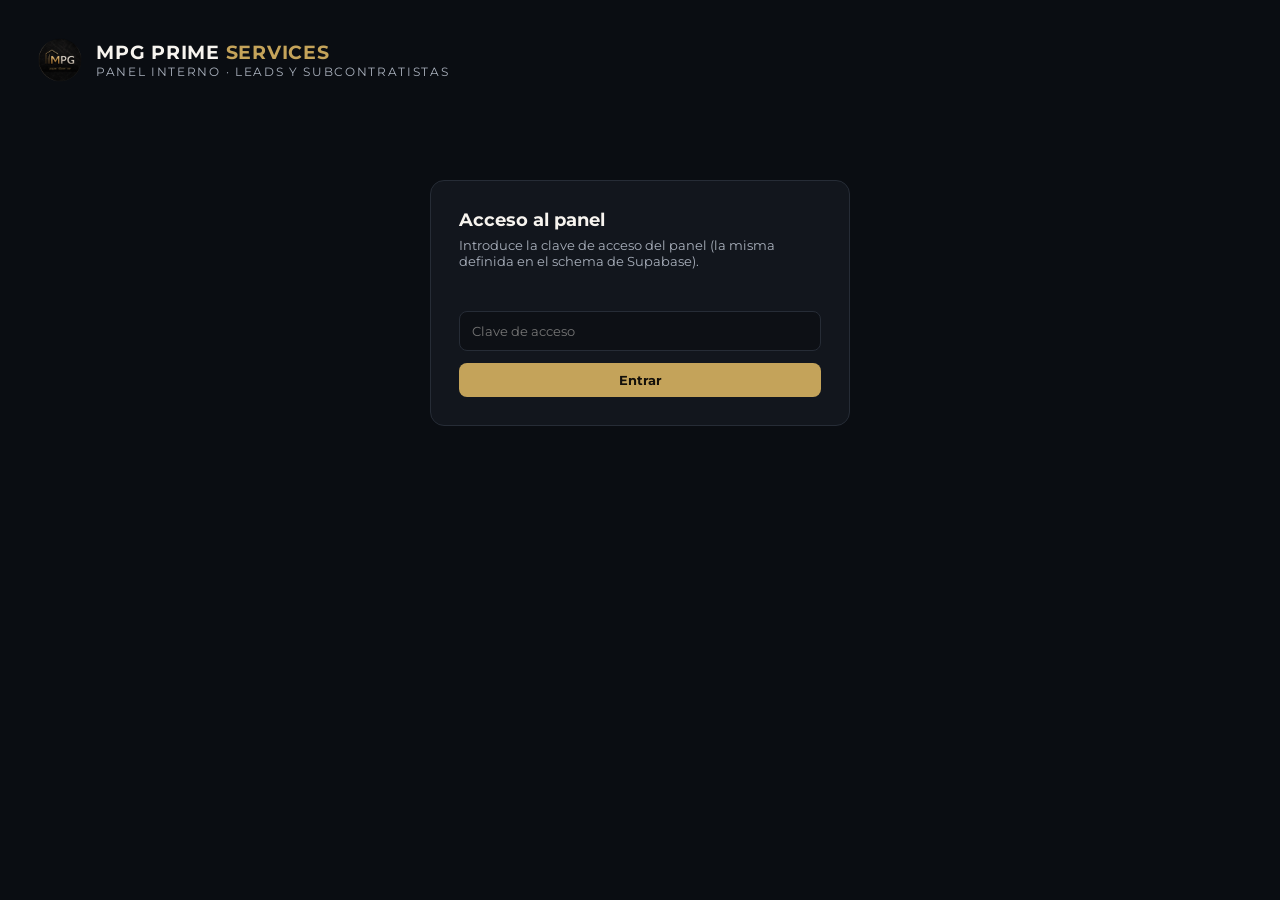
<file: panel.html>
<!DOCTYPE html>
<html lang="pt-BR">
<head>
<meta charset="UTF-8">
<meta name="viewport" content="width=device-width, initial-scale=1.0">
<meta name="robots" content="noindex, nofollow">
<title>Panel interno · MPG Prime Services</title>
<link rel="icon" type="image/png" href="assets/img/seal.png">
<link rel="preconnect" href="https://fonts.googleapis.com">
<link href="https://fonts.googleapis.com/css2?family=Montserrat:wght@400;500;600;700;800&display=swap" rel="stylesheet">
<style>
  :root{ --bg:#0A0D12; --panel:#12161D; --line:#262C36; --gold:#C4A35A; --cream:#F7F4EF; --dim:#A9B0BC; --ok:#3FB27F; --warn:#E0A93E; --bad:#E05252; }
  *{ box-sizing:border-box; margin:0; padding:0; }
  body{ background:var(--bg); color:var(--cream); font-family:'Montserrat',sans-serif; font-size:14px; }
  .wrap{ max-width:1240px; margin:0 auto; padding:22px 18px 60px; }
  header.top{ display:flex; align-items:center; gap:14px; padding:16px 0 8px; flex-wrap:wrap; }
  header.top img{ width:44px; height:44px; border-radius:50%; }
  header.top h1{ font-size:19px; letter-spacing:.04em; }
  header.top h1 i{ color:var(--gold); font-style:normal; }
  header.top .sub{ color:var(--dim); font-size:12px; letter-spacing:.14em; text-transform:uppercase; }
  .spacer{ flex:1; }
  button,.btn{ background:var(--gold); color:#14100A; border:0; border-radius:8px; padding:9px 16px; font-weight:700; font-family:inherit; cursor:pointer; font-size:13px; }
  button.ghost{ background:transparent; color:var(--cream); border:1px solid var(--line); }
  button.small{ padding:5px 10px; font-size:12px; border-radius:6px; }
  #gate{ max-width:420px; margin:10vh auto; background:var(--panel); border:1px solid var(--line); border-radius:14px; padding:28px; }
  #gate h2{ font-size:18px; margin-bottom:6px; }
  #gate p{ color:var(--dim); font-size:13px; margin-bottom:16px; }
  #gate input{ width:100%; padding:11px 12px; border-radius:8px; border:1px solid var(--line); background:#0D1015; color:var(--cream); font-family:inherit; margin-bottom:12px; }
  .err{ color:var(--bad); font-size:13px; min-height:18px; margin-bottom:8px; }
  h2.sec{ font-size:16px; margin:34px 0 6px; display:flex; align-items:center; gap:10px; }
  h2.sec .count{ color:var(--gold); font-size:13px; }
  p.note{ color:var(--dim); font-size:12.5px; margin-bottom:10px; }
  .tablewrap{ overflow-x:auto; border:1px solid var(--line); border-radius:12px; background:var(--panel); }
  table{ border-collapse:collapse; width:100%; min-width:860px; }
  th,td{ padding:9px 11px; text-align:left; border-bottom:1px solid var(--line); vertical-align:top; font-size:13px; }
  th{ color:var(--dim); font-size:11px; letter-spacing:.1em; text-transform:uppercase; background:#0D1015; }
  tr:last-child td{ border-bottom:0; }
  .dot{ display:inline-block; width:11px; height:11px; border-radius:50%; margin-right:6px; vertical-align:-1px; }
  .dot.verde{ background:var(--ok); } .dot.ambar{ background:var(--warn); } .dot.rojo{ background:var(--bad); }
  .chip{ display:inline-block; border:1px solid var(--line); border-radius:20px; padding:2px 9px; font-size:11.5px; margin:0 4px 4px 0; color:var(--dim); }
  .chip.ok{ color:var(--ok); border-color:var(--ok); } .chip.warn{ color:var(--warn); border-color:var(--warn); } .chip.bad{ color:var(--bad); border-color:var(--bad); }
  .tag{ font-weight:700; font-size:11px; letter-spacing:.08em; }
  .tag.pend{ color:var(--warn); } .tag.apr{ color:var(--ok); }
  select.estado{ background:#0D1015; color:var(--cream); border:1px solid var(--line); border-radius:6px; padding:4px 6px; font-family:inherit; font-size:12.5px; }
  a{ color:var(--gold); }
  .empty{ padding:22px; color:var(--dim); text-align:center; }
  .docbtn{ margin:0 4px 4px 0; }
  #loading{ color:var(--dim); padding:30px 0; }
</style>
</head>
<body>
<div class="wrap">
  <header class="top">
    <img src="assets/img/seal.png" alt="MPG">
    <div>
      <h1>MPG PRIME <i>SERVICES</i></h1>
      <div class="sub">Panel interno · Leads y subcontratistas</div>
    </div>
    <div class="spacer"></div>
    <button class="ghost" id="btn-refresh" style="display:none">Actualizar</button>
    <button class="ghost" id="btn-logout" style="display:none">Salir</button>
  </header>

  <div id="gate">
    <h2>Acceso al panel</h2>
    <p>Introduce la clave de acceso del panel (la misma definida en el schema de Supabase).</p>
    <div class="err" id="gate-err"></div>
    <form id="gate-form">
      <input type="password" id="gate-key" placeholder="Clave de acceso" autocomplete="current-password">
      <button type="submit" style="width:100%">Entrar</button>
    </form>
  </div>

  <div id="app" style="display:none">
    <div id="loading">Cargando datos…</div>

    <h2 class="sec">Leads <span class="count" id="leads-count"></span></h2>
    <p class="note">Presupuestos, contacto e inversores recibidos desde el sitio.</p>
    <div class="tablewrap"><table id="leads-table">
      <thead><tr><th>Fecha</th><th>Tipo</th><th>Nombre</th><th>Contacto</th><th>Ciudad</th><th>Servicio</th><th>m²</th><th>Total est.</th><th>Estado</th></tr></thead>
      <tbody></tbody>
    </table><div class="empty" id="leads-empty" style="display:none">Sin leads todavía.</div></div>

    <h2 class="sec">Subcontratistas <span class="count" id="subs-count"></span></h2>
    <p class="note">Semáforo: 🔴 documento vencido o en falta · 🟡 vence en ≤30 días o revisión pendiente · 🟢 todo vigente y aprobado. Solo verde + aprobado puede recibir trabajo.</p>
    <div class="tablewrap"><table id="subs-table">
      <thead><tr><th>Semáforo</th><th>Empresa</th><th>Contacto</th><th>Oficios</th><th>Zonas</th><th>Documentos (vencimiento)</th><th>Revisión</th></tr></thead>
      <tbody></tbody>
    </table><div class="empty" id="subs-empty" style="display:none">Sin registros todavía.</div></div>

    <h2 class="sec">Intentos bloqueados en el Paso 0 <span class="count" id="att-count"></span></h2>
    <p class="note">Empresas filtradas por no cumplir un requisito mínimo.</p>
    <div class="tablewrap"><table id="att-table">
      <thead><tr><th>Fecha</th><th>Empresa</th><th>Email</th><th>Requisitos no cumplidos</th></tr></thead>
      <tbody></tbody>
    </table><div class="empty" id="att-empty" style="display:none">Sin intentos bloqueados.</div></div>
  </div>
</div>

<script>
(function(){
  var SB_URL = 'https://pwqrkiskvkjeujidyyem.supabase.co';
  var SB_KEY = 'sb_publishable_NbgUdH8eEFszh08Epi8c0A_l8Ua80ql';
  var STORE = 'mps-panel-key';
  var panelKey = '';
  var DOCS = [ ['rea','REA'], ['rc','Resp. Civil'], ['ss','Seg. Social'], ['hacienda','Hacienda'], ['prl','PRL'], ['alta','Alta empresa'] ];

  function esc(s){ return String(s == null ? '' : s).replace(/[&<>"']/g, function(c){ return {'&':'&amp;','<':'&lt;','>':'&gt;','"':'&quot;',"'":'&#39;'}[c]; }); }
  function fdate(iso){ if(!iso) return ''; var d = new Date(iso); return d.toLocaleDateString('es-ES') + ' ' + d.toLocaleTimeString('es-ES', {hour:'2-digit', minute:'2-digit'}); }
  function rpc(fn, args){
    var body = Object.assign({ p_key: panelKey }, args || {});
    return fetch(SB_URL + '/rest/v1/rpc/' + fn, {
      method: 'POST',
      headers: { 'Content-Type': 'application/json', 'apikey': SB_KEY, 'Authorization': 'Bearer ' + SB_KEY },
      body: JSON.stringify(body)
    }).then(function(r){ if (!r.ok) throw new Error('rpc ' + fn + ' ' + r.status); return r.json(); });
  }

  function docStatus(sub){
    var v = sub.vencimientos || {}, docs = sub.documentos || {};
    var today = new Date(); today.setHours(0,0,0,0);
    var per = [], worst = 0, nextV = null; // 0 verde, 1 ámbar, 2 rojo
    DOCS.forEach(function(d){
      var key = d[0], label = d[1], fecha = v[key], path = docs[key] && docs[key].path;
      if (!fecha || !path){ per.push({ label: label, fecha: fecha || '', cls: 'bad', txt: 'en falta' }); worst = 2; return; }
      var f = new Date(fecha + 'T00:00:00');
      var days = Math.round((f - today) / 86400000);
      if (!nextV || f < nextV) nextV = f;
      if (days < 0){ per.push({ label: label, fecha: fecha, cls: 'bad', txt: 'vencido hace ' + (-days) + 'd' }); worst = 2; }
      else if (days <= 30){ per.push({ label: label, fecha: fecha, cls: 'warn', txt: days + 'd' }); if (worst < 1) worst = 1; }
      else per.push({ label: label, fecha: fecha, cls: 'ok', txt: days + 'd' });
    });
    if (!sub.aprobado && worst < 1) worst = 1;
    return { per: per, level: ['verde','ambar','rojo'][worst], next: nextV };
  }

  function downloadDoc(path, nombre){
    fetch(SB_URL + '/storage/v1/object/sub-docs/' + path, {
      headers: { 'apikey': SB_KEY, 'Authorization': 'Bearer ' + SB_KEY, 'x-panel-key': panelKey }
    }).then(function(r){ if (!r.ok) throw new Error('storage ' + r.status); return r.blob(); })
      .then(function(b){
        var a = document.createElement('a');
        a.href = URL.createObjectURL(b);
        a.download = nombre || path.split('/').pop();
        document.body.appendChild(a); a.click(); a.remove();
        setTimeout(function(){ URL.revokeObjectURL(a.href); }, 4000);
      })
      .catch(function(e){ alert('No se pudo descargar el documento (' + e.message + ').'); });
  }

  function renderLeads(rows){
    var tb = document.querySelector('#leads-table tbody'); tb.innerHTML = '';
    document.getElementById('leads-count').textContent = rows.length ? '(' + rows.length + ')' : '';
    document.getElementById('leads-empty').style.display = rows.length ? 'none' : 'block';
    var estados = ['nuevo','contactado','presupuesto','ganado','perdido'];
    rows.forEach(function(r){
      var tr = document.createElement('tr');
      var contacto = [r.email, r.whatsapp].filter(Boolean).map(esc).join('<br>');
      tr.innerHTML = '<td>' + esc(fdate(r.created_at)) + '</td><td>' + esc(r.tipo || '') + '</td><td><b>' +
        esc(r.nombre || r.empresa || '') + '</b>' + (r.mensaje ? '<br><span style="color:var(--dim)">' + esc(String(r.mensaje).slice(0,140)) + '</span>' : '') +
        '</td><td>' + contacto + '</td><td>' + esc(r.ciudad || '') + '</td><td>' + esc(r.servicio || '') + '</td><td>' +
        esc(r.m2 || '') + '</td><td>' + (r.total_estimado ? esc(r.total_estimado) + ' €' : '') + '</td>';
      var td = document.createElement('td');
      var sel = document.createElement('select'); sel.className = 'estado';
      estados.forEach(function(e){ var o = document.createElement('option'); o.value = e; o.textContent = e; if (r.estado === e) o.selected = true; sel.appendChild(o); });
      sel.addEventListener('change', function(){ rpc('mpg_panel_set_lead_estado', { p_id: r.id, p_estado: sel.value }).catch(function(){ alert('No se pudo guardar el estado.'); }); });
      td.appendChild(sel); tr.appendChild(td);
      tb.appendChild(tr);
    });
  }

  function renderSubs(rows){
    var tb = document.querySelector('#subs-table tbody'); tb.innerHTML = '';
    document.getElementById('subs-count').textContent = rows.length ? '(' + rows.length + ')' : '';
    document.getElementById('subs-empty').style.display = rows.length ? 'none' : 'block';
    rows.forEach(function(r){
      var st = docStatus(r);
      var tr = document.createElement('tr');
      var chips = st.per.map(function(p){ return '<span class="chip ' + p.cls + '">' + esc(p.label) + ': ' + esc(p.fecha || '—') + ' (' + esc(p.txt) + ')</span>'; }).join('');
      var docsBtns = DOCS.map(function(d){
        var doc = (r.documentos || {})[d[0]];
        if (!doc || !doc.path) return '';
        return '<button class="small ghost docbtn" data-path="' + esc(doc.path) + '" data-nombre="' + esc(doc.nombre || '') + '">⬇ ' + esc(d[1]) + '</button>';
      }).join('');
      var oficiosTxt = r.oficios || '';
      if (typeof oficiosTxt === 'string' && oficiosTxt.charAt(0) === '[') {
        try { oficiosTxt = JSON.parse(oficiosTxt).join(', '); } catch(e){}
      }
      if (Array.isArray(oficiosTxt)) oficiosTxt = oficiosTxt.join(', ');
      tr.innerHTML = '<td><span class="dot ' + st.level + '"></span><b>' + esc(st.level.toUpperCase()) + '</b>' +
        (st.next ? '<br><span style="color:var(--dim)">Próx.: ' + esc(st.next.toISOString().slice(0,10)) + '</span>' : '') + '</td>' +
        '<td><b>' + esc(r.razon_social || '') + '</b><br><span style="color:var(--dim)">CIF ' + esc(r.cif_nif || '') + ' · REA ' + esc(r.num_rea || '') + '<br>Resp.: ' + esc(r.responsable || '') + '</span></td>' +
        '<td>' + esc(r.email || '') + '<br>' + esc(r.telefono || '') + '</td>' +
        '<td>' + esc(oficiosTxt) + '</td><td>' + esc(r.zonas || '') + '</td>' +
        '<td>' + chips + '<br>' + docsBtns + '</td>';
      var td = document.createElement('td');
      td.innerHTML = r.aprobado ? '<span class="tag apr">APROBADO</span><br>' : '<span class="tag pend">PENDIENTE</span><br>';
      var btn = document.createElement('button');
      btn.className = 'small'; btn.textContent = r.aprobado ? 'Volver a pendiente' : 'Aprobar';
      btn.addEventListener('click', function(){
        rpc('mpg_panel_set_aprobado', { p_id: r.id, p_val: !r.aprobado }).then(load).catch(function(){ alert('No se pudo guardar.'); });
      });
      td.appendChild(btn); tr.appendChild(td);
      tb.appendChild(tr);
    });
    tb.querySelectorAll('.docbtn').forEach(function(b){
      b.addEventListener('click', function(){ downloadDoc(b.dataset.path, b.dataset.nombre); });
    });
  }

  function renderAttempts(rows){
    var tb = document.querySelector('#att-table tbody'); tb.innerHTML = '';
    document.getElementById('att-count').textContent = rows.length ? '(' + rows.length + ')' : '';
    document.getElementById('att-empty').style.display = rows.length ? 'none' : 'block';
    rows.forEach(function(r){
      var tr = document.createElement('tr');
      tr.innerHTML = '<td>' + esc(fdate(r.created_at)) + '</td><td>' + esc(r.empresa || '') + '</td><td>' + esc(r.email || '') + '</td><td>' + esc(r.preguntas_fallidas || '') + '</td>';
      tb.appendChild(tr);
    });
  }

  function load(){
    document.getElementById('loading').style.display = 'block';
    return Promise.all([ rpc('mpg_panel_leads'), rpc('mpg_panel_subs'), rpc('mpg_panel_attempts') ])
      .then(function(res){
        document.getElementById('loading').style.display = 'none';
        renderLeads(res[0]); renderSubs(res[1]); renderAttempts(res[2]);
      });
  }

  function enter(key){
    panelKey = key;
    load().then(function(){
      try { localStorage.setItem(STORE, key); } catch(e){}
      document.getElementById('gate').style.display = 'none';
      document.getElementById('app').style.display = 'block';
      document.getElementById('btn-refresh').style.display = 'inline-block';
      document.getElementById('btn-logout').style.display = 'inline-block';
    }).catch(function(){
      document.getElementById('gate-err').textContent = 'Clave no válida o backend aún no activado (¿ya ejecutaste el schema en Supabase?).';
      try { localStorage.removeItem(STORE); } catch(e){}
    });
  }

  document.getElementById('gate-form').addEventListener('submit', function(ev){
    ev.preventDefault();
    document.getElementById('gate-err').textContent = '';
    enter(document.getElementById('gate-key').value.trim());
  });
  document.getElementById('btn-refresh').addEventListener('click', function(){ load().catch(function(){ alert('Error al actualizar.'); }); });
  document.getElementById('btn-logout').addEventListener('click', function(){
    try { localStorage.removeItem(STORE); } catch(e){}
    location.reload();
  });

  var stored = '';
  try { stored = localStorage.getItem(STORE) || ''; } catch(e){}
  if (stored) enter(stored);
})();
</script>
</body>
</html>
</file>
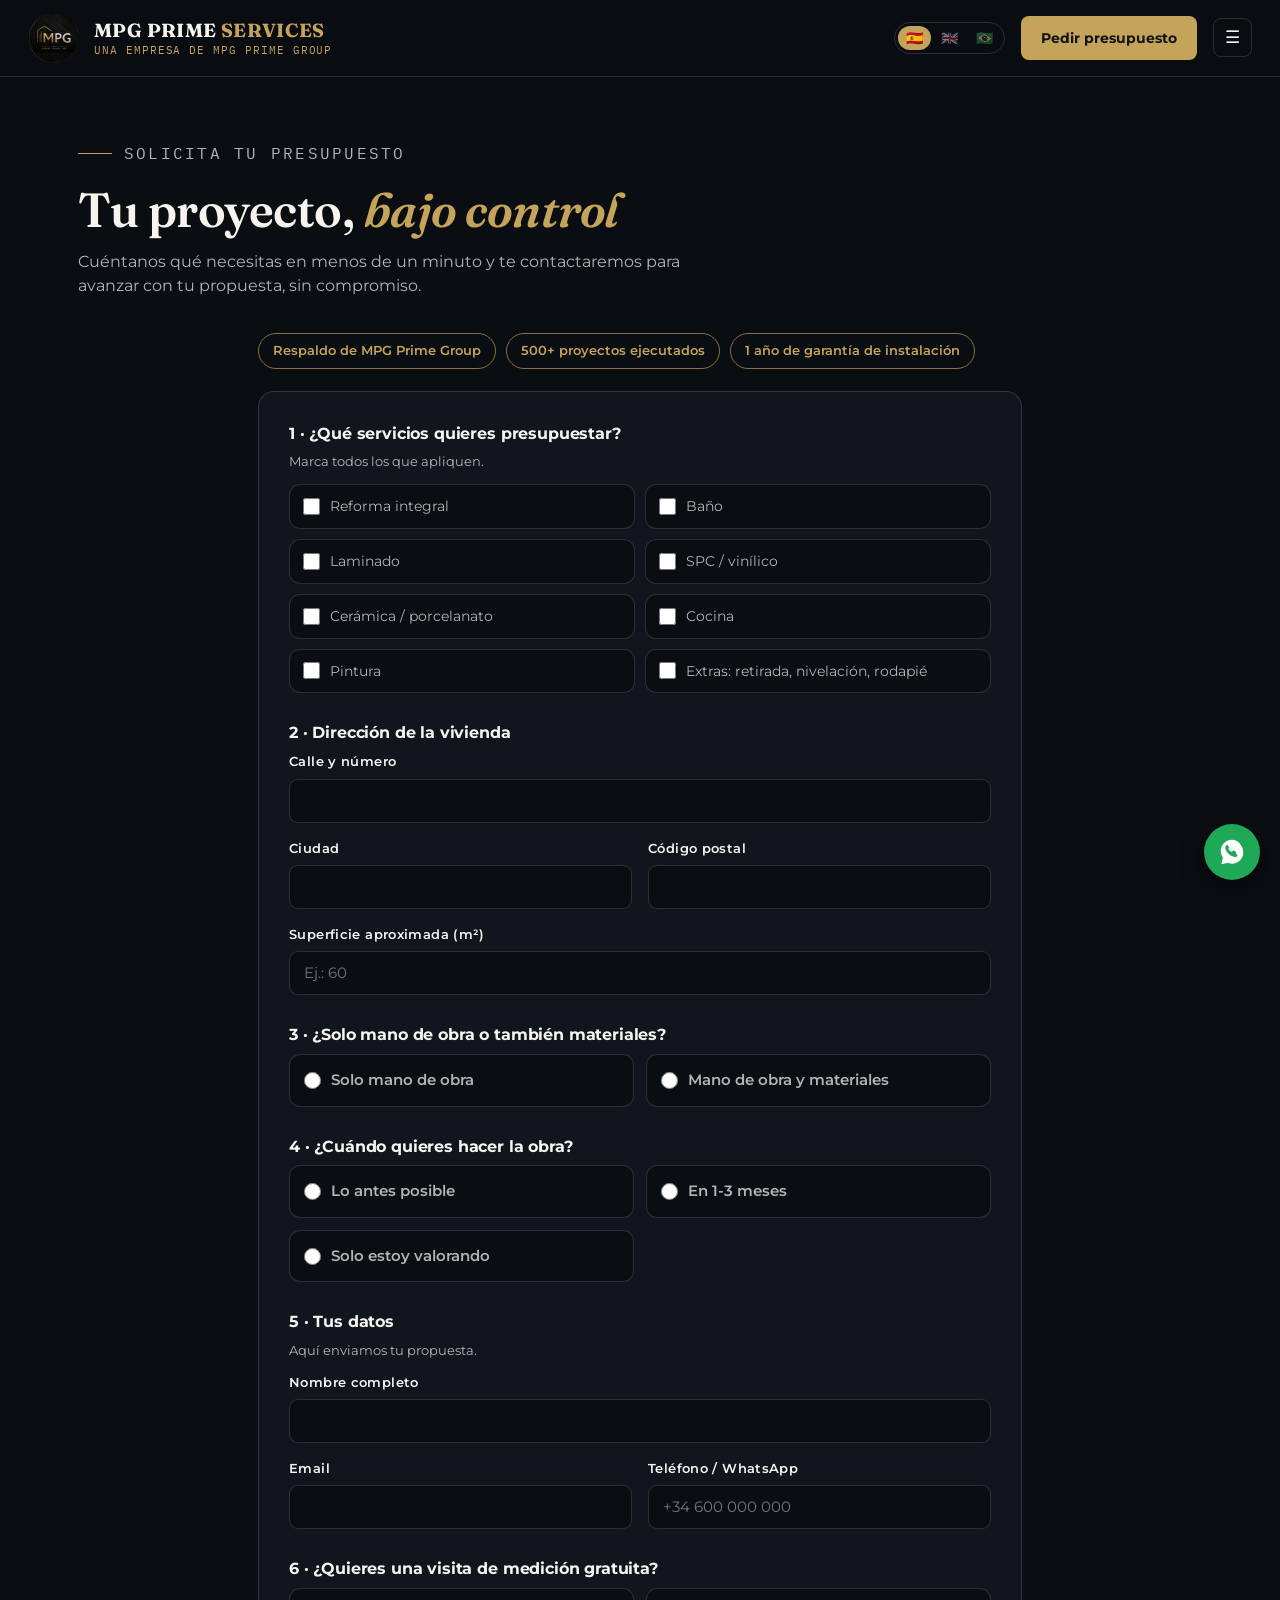
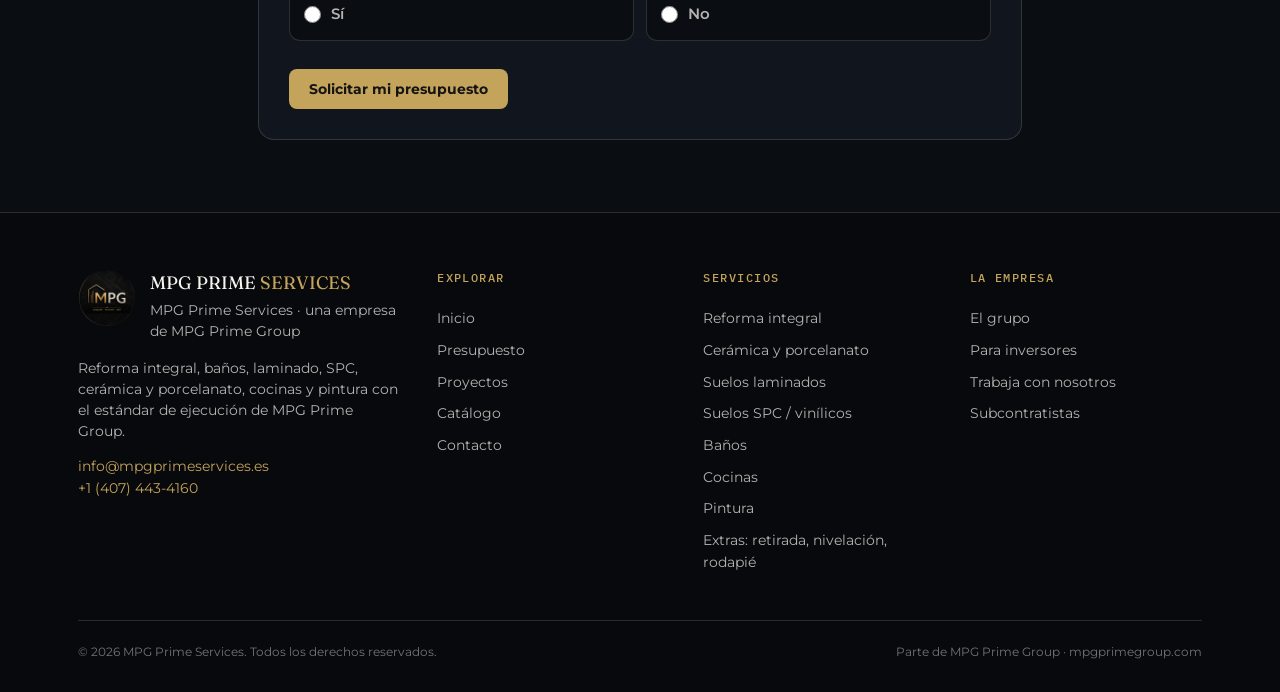
<file: presupuesto.html>
<!DOCTYPE html>
<html lang="es">
<head>
<meta charset="UTF-8">
<meta name="viewport" content="width=device-width, initial-scale=1.0">
<title>Solicita tu presupuesto | MPG Prime Services</title>
<meta name="description" content="Solicita tu presupuesto de reforma integral, baños, laminado, SPC, cerámica y porcelanato, cocinas o pintura en Alicante, Valencia, Málaga y Madrid. Respuesta rápida y visita de medición gratuita.">
<link rel="icon" type="image/png" href="assets/img/seal.png">
<meta property="og:title" content="Solicita tu presupuesto | MPG Prime Services">
<meta property="og:description" content="Solicita tu presupuesto de reforma integral, baños, laminado, SPC, cerámica y porcelanato, cocinas o pintura en Alicante, Valencia, Málaga y Madrid. Respuesta rápida y visita de medición gratuita.">
<meta property="og:type" content="website">
<meta property="og:image" content="assets/img/hero.jpg">
<link rel="preconnect" href="https://fonts.googleapis.com">
<link rel="preconnect" href="https://fonts.gstatic.com" crossorigin>
<link href="https://fonts.googleapis.com/css2?family=Fraunces:ital,opsz,wght@0,9..144,500;0,9..144,600;0,9..144,700;1,9..144,500&family=Montserrat:wght@400;500;600;700;800&family=IBM+Plex+Mono:wght@400;500&display=swap" rel="stylesheet">
<link rel="stylesheet" href="assets/style.css?v=20261022-4">
<script src="assets/i18n.js"></script>
<script src="assets/i18n2.js"></script>

</head>
<body>

<header>
  <div class="headbar">
    <a class="brand" href="index.html" aria-label="MPG Prime Services">
      <img src="assets/img/seal.png" alt="MPG Prime Group">
      <span class="brand-name"><b>MPG PRIME <i>SERVICES</i></b><span data-i18n="brand.lockup">Una empresa de MPG Prime Group</span></span>
    </a>
    <div class="headright">
      <nav class="mainnav">
        <a href="index.html" data-i18n="nav.home">Inicio</a>
        <a href="servicios.html" data-i18n="nav.services">Servicios</a>
        <a href="catalogo.html" data-i18n="nav.catalog">Catálogo</a>
        <a href="presupuesto.html" class="active" data-i18n="nav.quote">Presupuesto</a>
        <a href="subcontratistas.html" data-i18n="nav.subs">Subcontratistas</a>
        <a href="inversores.html" data-i18n="nav.investors">Inversores</a>
        <a href="contacto.html" data-i18n="nav.contact">Contacto</a>
      </nav>
      <div class="lang-switch" role="group" aria-label="Idioma / Language / Língua">
        <button type="button" data-lang="es" title="Español">🇪🇸</button>
        <button type="button" data-lang="en" title="English">🇬🇧</button>
        <button type="button" data-lang="pt" title="Português (Brasil)">🇧🇷</button>
      </div>
      <a class="btn" href="presupuesto.html" data-i18n="nav.cta">Pedir presupuesto</a>
      <button class="navtoggle" aria-label="Menú">☰</button>
    </div>
  </div>
  <nav class="mobilenav">
    <a href="index.html" data-i18n="nav.home">Inicio</a>
    <a href="servicios.html" data-i18n="nav.services">Servicios</a>
    <a href="catalogo.html" data-i18n="nav.catalog">Catálogo</a>
    <a href="presupuesto.html" class="active" data-i18n="nav.quote">Presupuesto</a>
    <a href="subcontratistas.html" data-i18n="nav.subs">Subcontratistas</a>
    <a href="inversores.html" data-i18n="nav.investors">Inversores</a>
    <a href="contacto.html" data-i18n="nav.contact">Contacto</a>
  </nav>
</header>

<main>
  <section class="pagehero"><div class="wrap">
    <p class="eyebrow" data-i18n="pr.eyebrow">Solicita tu presupuesto</p>
    <h1 data-i18n="pr.h1">Tu proyecto, <em>bajo control</em></h1>
    <p data-i18n="pr.sub">Cuéntanos qué necesitas en menos de un minuto y te contactaremos para avanzar con tu propuesta, sin compromiso.</p>
  </div></section>

  <section style="padding-top:26px"><div class="wrap" style="max-width:820px">
    <div class="truststrip">
      <span data-i18n="pr.trust1">Respaldo de MPG Prime Group</span>
      <span data-i18n="pr.trust2">500+ proyectos ejecutados</span>
      <span data-i18n="pr.trust3">1 año de garantía de instalación</span>
    </div>

    <form id="pr-form" class="panel" name="presupuesto" method="POST" data-netlify="true" novalidate>
      <div class="stepblock">
        <h3 data-i18n="pr.s1">1 · ¿Qué servicios quieres presupuestar?</h3>
        <p class="stepnote" data-i18n="pr.s1.help">Marca todos los que apliquen.</p>
        <div class="chipgrid">
          <label class="chip"><input type="checkbox" name="servicios" value="Reforma integral"> <span data-i18n="pr.svc.reno">Reforma integral</span></label>
          <label class="chip"><input type="checkbox" name="servicios" value="Baño"> <span data-i18n="pr.svc.bath">Baño</span></label>
          <label class="chip"><input type="checkbox" name="servicios" value="Laminado"> <span data-i18n="pr.svc.lam">Laminado</span></label>
          <label class="chip"><input type="checkbox" name="servicios" value="Suelos SPC"> <span data-i18n="pr.svc.spc">SPC / vinílico</span></label>
          <label class="chip"><input type="checkbox" name="servicios" value="Cerámica / porcelanato"> <span data-i18n="pr.svc.tile">Cerámica / porcelanato</span></label>
          <label class="chip"><input type="checkbox" name="servicios" value="Cocina"> <span data-i18n="pr.svc.kitchen">Cocina</span></label>
          <label class="chip"><input type="checkbox" name="servicios" value="Pintura"> <span data-i18n="pr.svc.pint">Pintura</span></label>
          <label class="chip"><input type="checkbox" name="servicios" value="Extras: retirada, nivelación, rodapié"> <span data-i18n="pr.svc.extras">Extras: retirada, nivelación, rodapié</span></label>
        </div>
      </div>

      <div class="stepblock">
        <h3 data-i18n="pr.s2">2 · Dirección de la vivienda</h3>
        <div class="fgrid">
          <div class="field full"><label for="p-calle" data-i18n="pr.street">Calle y número</label><input id="p-calle" name="calle" type="text" autocomplete="street-address" required></div>
          <div class="field"><label for="p-ciudad" data-i18n="pr.city">Ciudad</label><input id="p-ciudad" name="ciudad" type="text" required></div>
          <div class="field"><label for="p-cp" data-i18n="pr.zip">Código postal</label><input id="p-cp" name="codigo_postal" type="text" inputmode="numeric" autocomplete="postal-code"></div>
          <div class="field full"><label for="p-m2" data-i18n="pr.area">Superficie aproximada (m²)</label><input id="p-m2" name="superficie_m2" type="number" min="1" step="0.5" inputmode="decimal" placeholder="Ej.: 60"></div>
        </div>
      </div>

      <div class="stepblock">
        <h3 data-i18n="pr.s3">3 · ¿Solo mano de obra o también materiales?</h3>
        <div class="radio-cards">
          <label class="optcard"><input type="radio" name="materiales" value="Solo mano de obra"> <span data-i18n="pr.mat.lab">Solo mano de obra</span></label>
          <label class="optcard"><input type="radio" name="materiales" value="Mano de obra y materiales"> <span data-i18n="pr.mat.full">Mano de obra y materiales</span></label>
        </div>
      </div>

      <div class="stepblock">
        <h3 data-i18n="pr.s4">4 · ¿Cuándo quieres hacer la obra?</h3>
        <div class="radio-cards">
          <label class="optcard"><input type="radio" name="cuando" value="Lo antes posible"> <span data-i18n="pr.when.asap">Lo antes posible</span></label>
          <label class="optcard"><input type="radio" name="cuando" value="En 1-3 meses"> <span data-i18n="pr.when.13">En 1-3 meses</span></label>
          <label class="optcard"><input type="radio" name="cuando" value="Solo estoy valorando"> <span data-i18n="pr.when.eval">Solo estoy valorando</span></label>
        </div>
      </div>

      <div class="stepblock">
        <h3 data-i18n="pr.s5">5 · Tus datos</h3>
        <p class="stepnote" data-i18n="pr.s5.help">Aquí enviamos tu propuesta.</p>
        <div class="fgrid">
          <div class="field full"><label for="p-nombre" data-i18n="pr.name">Nombre completo</label><input id="p-nombre" name="nombre" type="text" autocomplete="name" required></div>
          <div class="field"><label for="p-email" data-i18n="pr.email">Email</label><input id="p-email" name="email" type="email" autocomplete="email" required></div>
          <div class="field"><label for="p-tel" data-i18n="pr.phone">Teléfono / WhatsApp</label><input id="p-tel" name="telefono" type="tel" autocomplete="tel" placeholder="+34 600 000 000" required></div>
        </div>
      </div>

      <div class="stepblock">
        <h3 data-i18n="pr.s6">6 · ¿Quieres una visita de medición gratuita?</h3>
        <div class="radio-cards">
          <label class="optcard"><input type="radio" name="visita" value="Sí"> <span data-i18n="pr.yes">Sí</span></label>
          <label class="optcard"><input type="radio" name="visita" value="No"> <span data-i18n="pr.no">No</span></label>
        </div>
      </div>

      <div class="form-msg err" id="pr-err"></div>
      <button class="btn" type="submit" id="pr-btn" data-i18n="pr.btn">Solicitar mi presupuesto</button>
    </form>

    <div id="pr-ok" class="panel" style="display:none;border-color:var(--ok)">
      <h2 style="font-size:25px;margin-bottom:8px" data-i18n="pr.ok.h">Solicitud recibida. ¡Gracias!</h2>
      <p style="color:var(--cream-dim);font-size:15px" data-i18n="pr.ok.p">Te contactaremos para avanzar con tu propuesta. Si quieres adelantar, escríbenos por WhatsApp.</p>
      <p style="margin-top:18px"><a class="btn wa" href="https://wa.me/14074434160" target="_blank" rel="noopener">WhatsApp</a></p>
    </div>
  </div></section>
</main>
<script>
(function(){
  var form = document.getElementById('pr-form');
  function radioVal(name){
    var el = form.querySelector('input[name="' + name + '"]:checked');
    return el ? el.value : '';
  }
  form.addEventListener('submit', function(ev){
    ev.preventDefault();
    var err = document.getElementById('pr-err');
    var servicios = Array.prototype.map.call(form.querySelectorAll('input[name="servicios"]:checked'), function(c){ return c.value; });
    var calle = document.getElementById('p-calle').value.trim();
    var ciudad = document.getElementById('p-ciudad').value.trim();
    var nombre = document.getElementById('p-nombre').value.trim();
    var email = document.getElementById('p-email').value.trim();
    var tel = document.getElementById('p-tel').value.trim();
    var ok = servicios.length > 0 && calle && ciudad && nombre &&
             /^[^@\s]+@[^@\s]+\.[^@\s]+$/.test(email) && tel.replace(/\D/g, '').length >= 7;
    if (!ok){ err.textContent = MPS.t('pr.err'); err.style.display = 'block'; return; }
    err.style.display = 'none';
    var btn = document.getElementById('pr-btn'); btn.disabled = true; btn.textContent = MPS.t('pr.saving');
    var data = { servicios: servicios.join(', '), calle: calle, ciudad: ciudad,
      codigo_postal: document.getElementById('p-cp').value.trim(),
      superficie_m2: document.getElementById('p-m2').value,
      materiales: radioVal('materiales'), cuando: radioVal('cuando'),
      nombre: nombre, email: email, telefono: tel, visita: radioVal('visita'), idioma: MPS.lang() };
    Promise.all([
      MPS.persistNetlify('presupuesto', data),
      MPS.persistSupabase('mpg_services_leads', { tipo: 'presupuesto', nombre: nombre, email: email,
        whatsapp: tel, ciudad: ciudad, servicio: servicios.join(', '),
        mensaje: JSON.stringify(data), idioma: MPS.lang() })
    ]).then(function(res){
      if (!res[1]){
        btn.disabled = false; btn.textContent = MPS.t('pr.btn');
        err.textContent = MPS.t('pr.err'); err.style.display = 'block';
        return;
      }
      form.style.display = 'none';
      var okp = document.getElementById('pr-ok'); okp.style.display = 'block';
      okp.scrollIntoView({ behavior: 'smooth' });
    });
  });
})();
</script>

<footer>
  <div class="wrap">
    <div class="fgrid2">
      <div>
        <div class="fbrand">
          <img src="assets/img/seal.png" alt="MPG Prime Group">
          <div>
            <p style="font-family:'Fraunces',serif;font-size:18px;color:var(--cream)">MPG PRIME <span style="color:var(--gold)">SERVICES</span></p>
            <p data-i18n="foot.lockup" style="margin-top:4px">MPG Prime Services · una empresa de MPG Prime Group</p>
          </div>
        </div>
        <p data-i18n="foot.tagline" style="margin-top:16px">Reforma integral, baños, laminado, SPC, cerámica y porcelanato, cocinas y pintura con el estándar de ejecución de MPG Prime Group.</p>
        <p style="margin-top:14px"><a href="mailto:info@mpgprimeservices.es" style="display:inline;color:var(--gold)">info@mpgprimeservices.es</a><br>
        <a href="https://wa.me/14074434160" style="display:inline;color:var(--gold)">+1 (407) 443-4160</a></p>
      </div>
      <div>
        <h4 data-i18n="foot.explore">Explorar</h4>
        <a href="index.html" data-i18n="nav.home">Inicio</a>
        <a href="presupuesto.html" data-i18n="nav.quote">Presupuesto</a>
        <a href="index.html#galeria" data-i18n="foot.gallery">Proyectos</a>
        <a href="catalogo.html" data-i18n="nav.catalog">Catálogo</a>
        <a href="contacto.html" data-i18n="nav.contact">Contacto</a>
      </div>
      <div>
        <h4 data-i18n="foot.services">Servicios</h4>
        <a href="servicios.html#reforma" data-i18n="foot.reno">Reforma integral</a>
        <a href="servicios.html#ceramica" data-i18n="foot.tile">Cerámica y porcelanato</a>
        <a href="servicios.html#laminado" data-i18n="foot.lam">Suelos laminados</a>
        <a href="servicios.html#spc" data-i18n="foot.spc">Suelos SPC / vinílicos</a>
        <a href="servicios.html#banos" data-i18n="foot.bath">Baños</a>
        <a href="servicios.html#cocinas" data-i18n="foot.kitchen">Cocinas</a>
        <a href="servicios.html#pintura" data-i18n="foot.paint">Pintura</a>
        <a href="servicios.html#extras" data-i18n="foot.extras">Extras: retirada, nivelación, rodapié</a>
      </div>
      <div>
        <h4 data-i18n="foot.company">La empresa</h4>
        <a href="https://mpgprimegroup.com" target="_blank" rel="noopener" data-i18n="foot.about">El grupo</a>
        <a href="inversores.html" data-i18n="foot.investors">Para inversores</a>
        <a href="subcontratistas.html" data-i18n="foot.subs">Trabaja con nosotros</a>
        <a href="subcontratistas.html">Subcontratistas</a>
      </div>
    </div>
    <div class="fbottom">
      <span data-i18n="foot.rights">© 2026 MPG Prime Services. Todos los derechos reservados.</span>
      <span data-i18n="foot.partof">Parte de MPG Prime Group · mpgprimegroup.com</span>
    </div>
  </div>
</footer>
<a class="wa-float" href="https://wa.me/14074434160" target="_blank" rel="noopener" aria-label="WhatsApp">
  <svg viewBox="0 0 32 32"><path d="M16 3C9.4 3 4 8.3 4 14.9c0 2.6.8 5 2.3 7L4.7 29l7.3-1.5c1.3.6 2.6.9 4 .9 6.6 0 12-5.3 12-11.9S22.6 3 16 3zm5.9 16.9c-.3.7-1.5 1.4-2.1 1.4-.5.1-1.2.2-4-1-3.4-1.4-5.5-5-5.7-5.2-.1-.2-1.3-1.8-1.3-3.4s.8-2.4 1.1-2.7c.3-.3.6-.4.8-.4h.6c.2 0 .4 0 .6.5s.8 1.9.8 2c.1.1.1.3 0 .5-.3.6-.6.8-.4 1.1.8 1.4 1.8 2.3 3.1 3 .3.2.5.1.7-.1l.9-1c.2-.3.4-.2.7-.1l2 .9c.3.2.5.3.6.5 0 .1 0 .6-.2 1.2z"/></svg>
</a>
<script src="assets/app.js"></script>

</body>
</html>
</file>
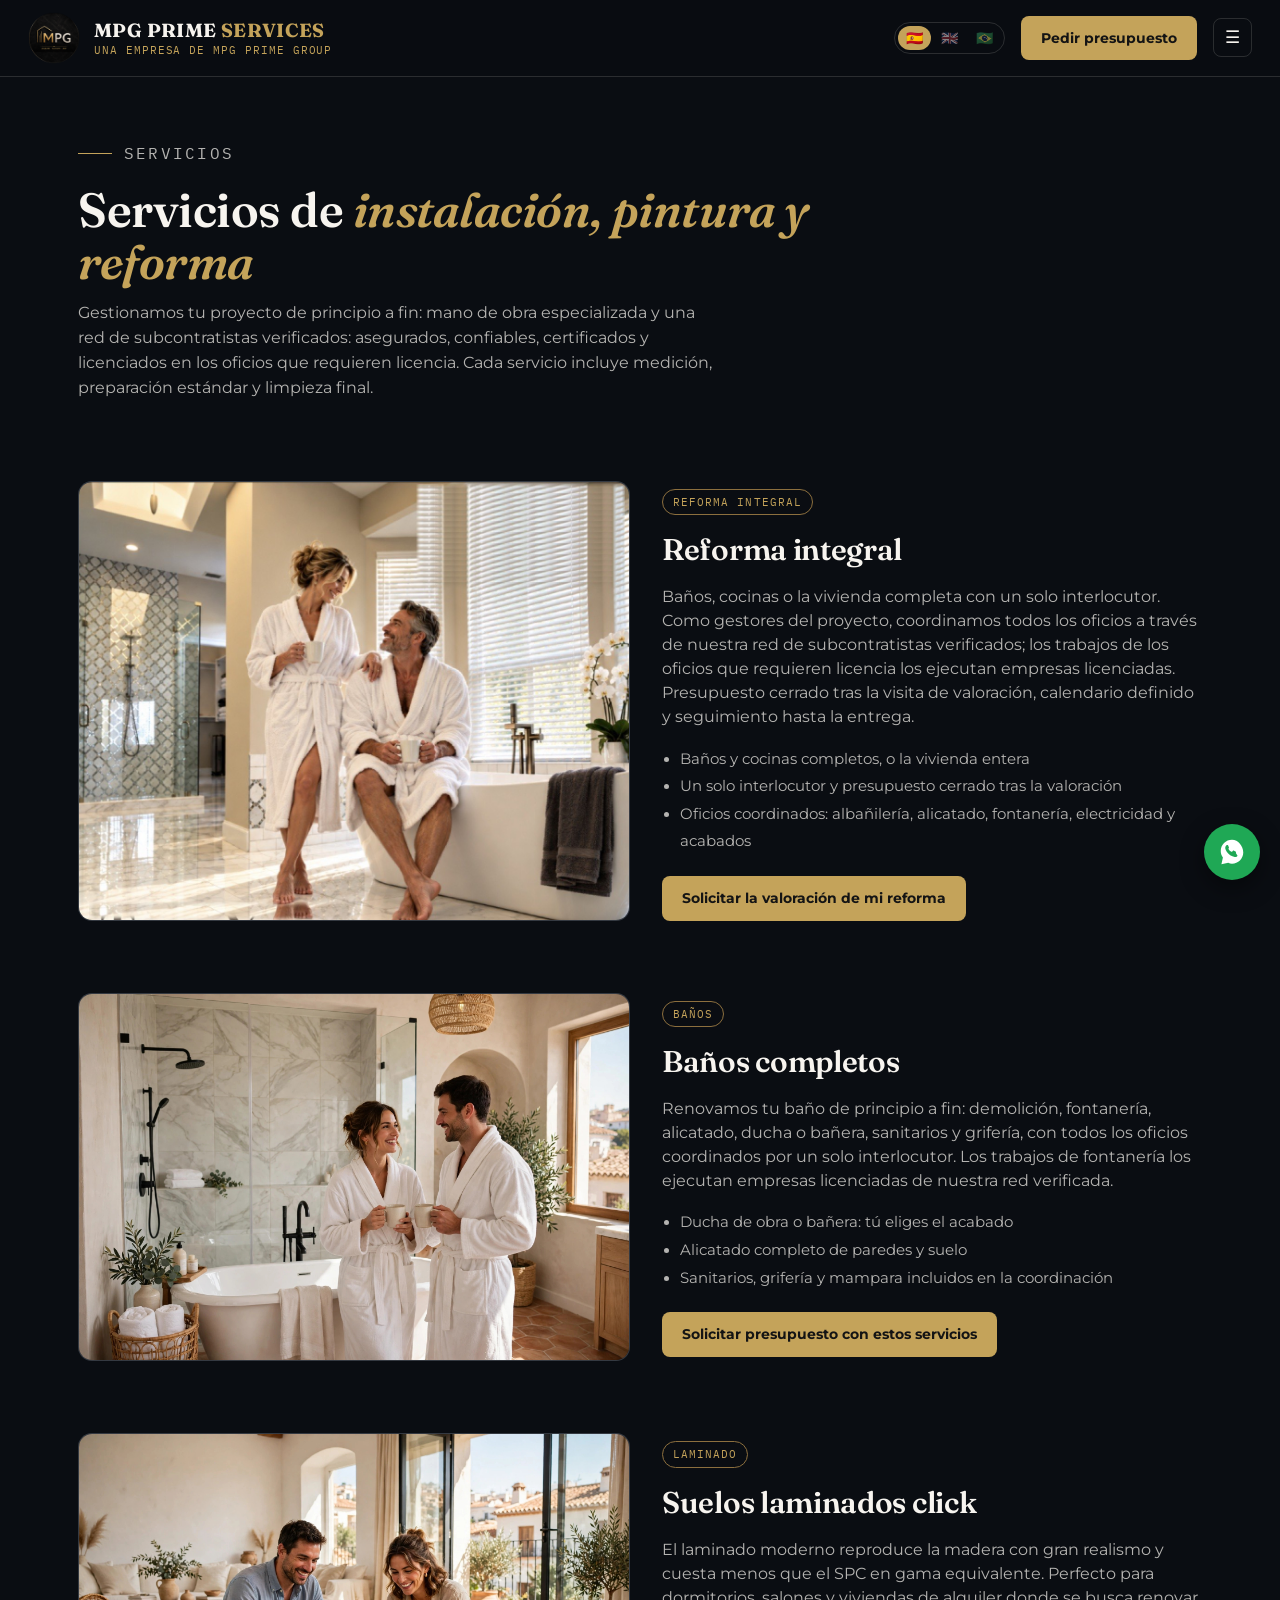
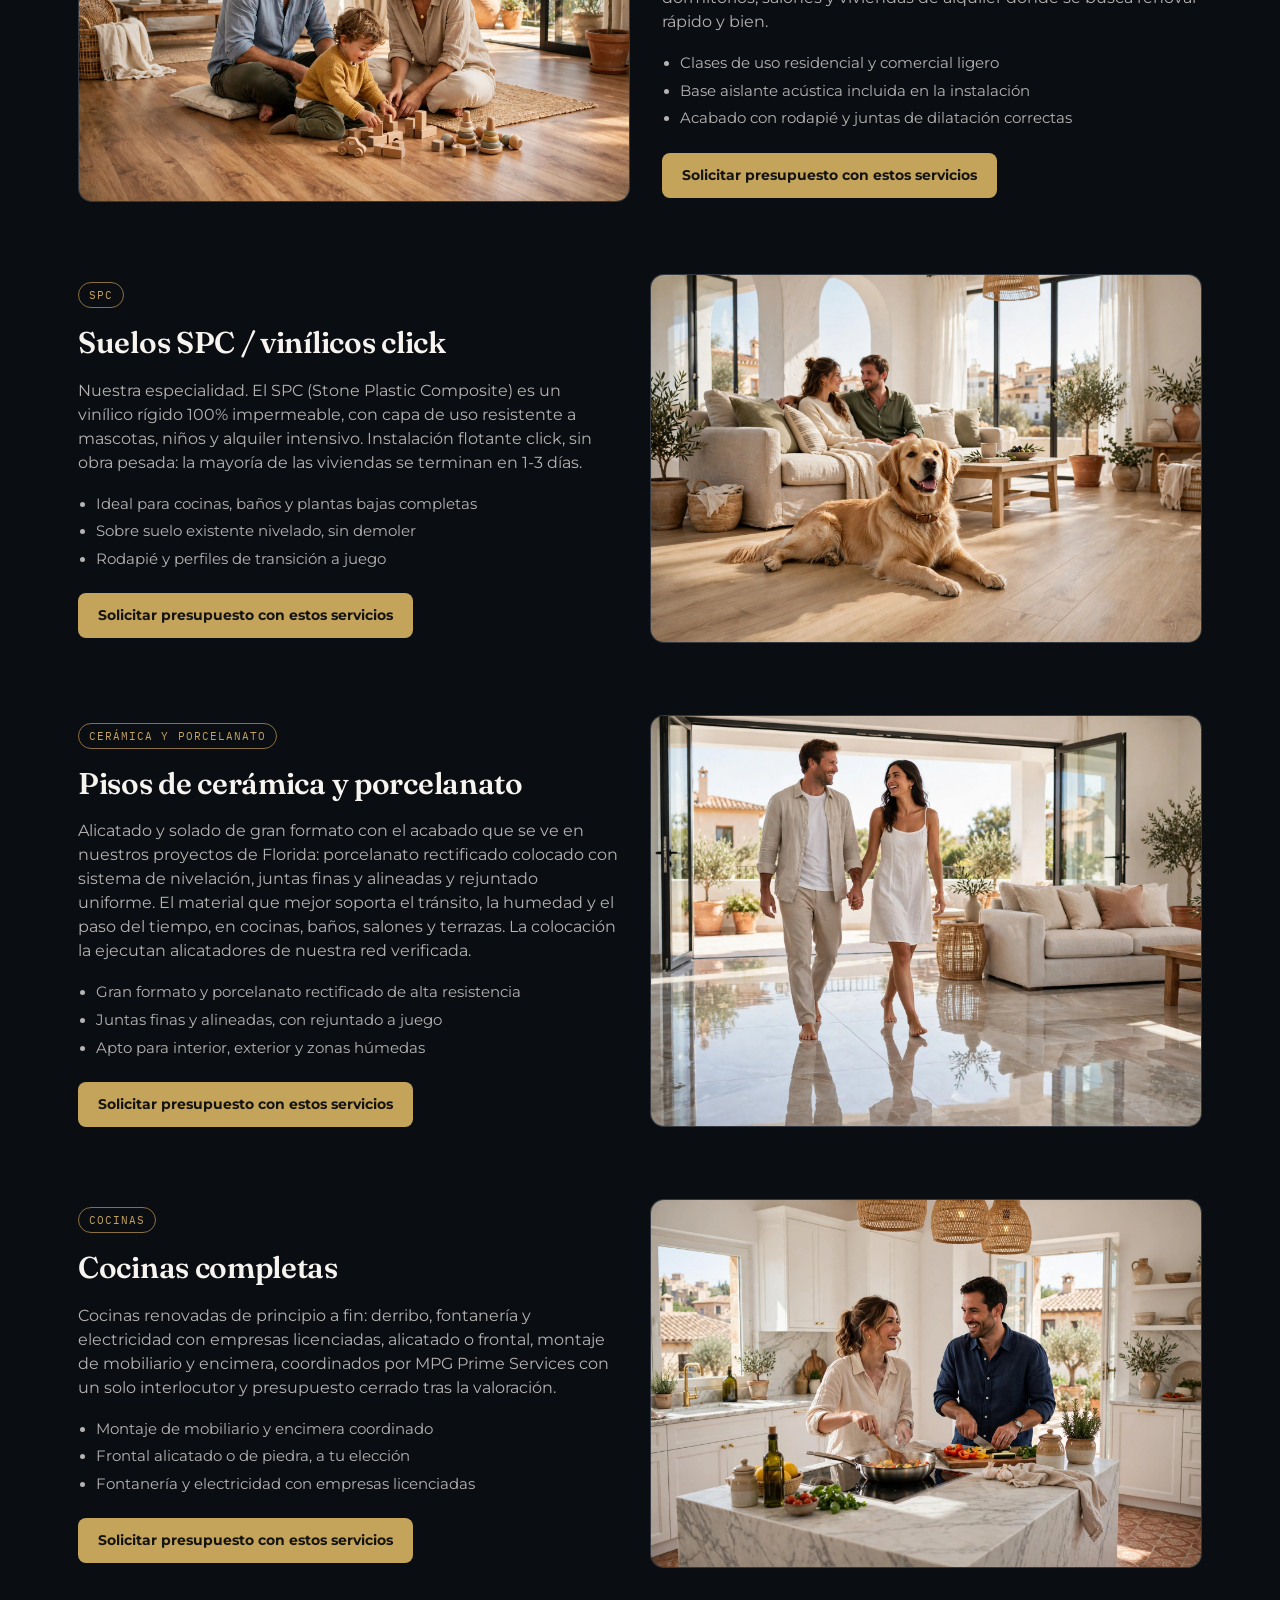
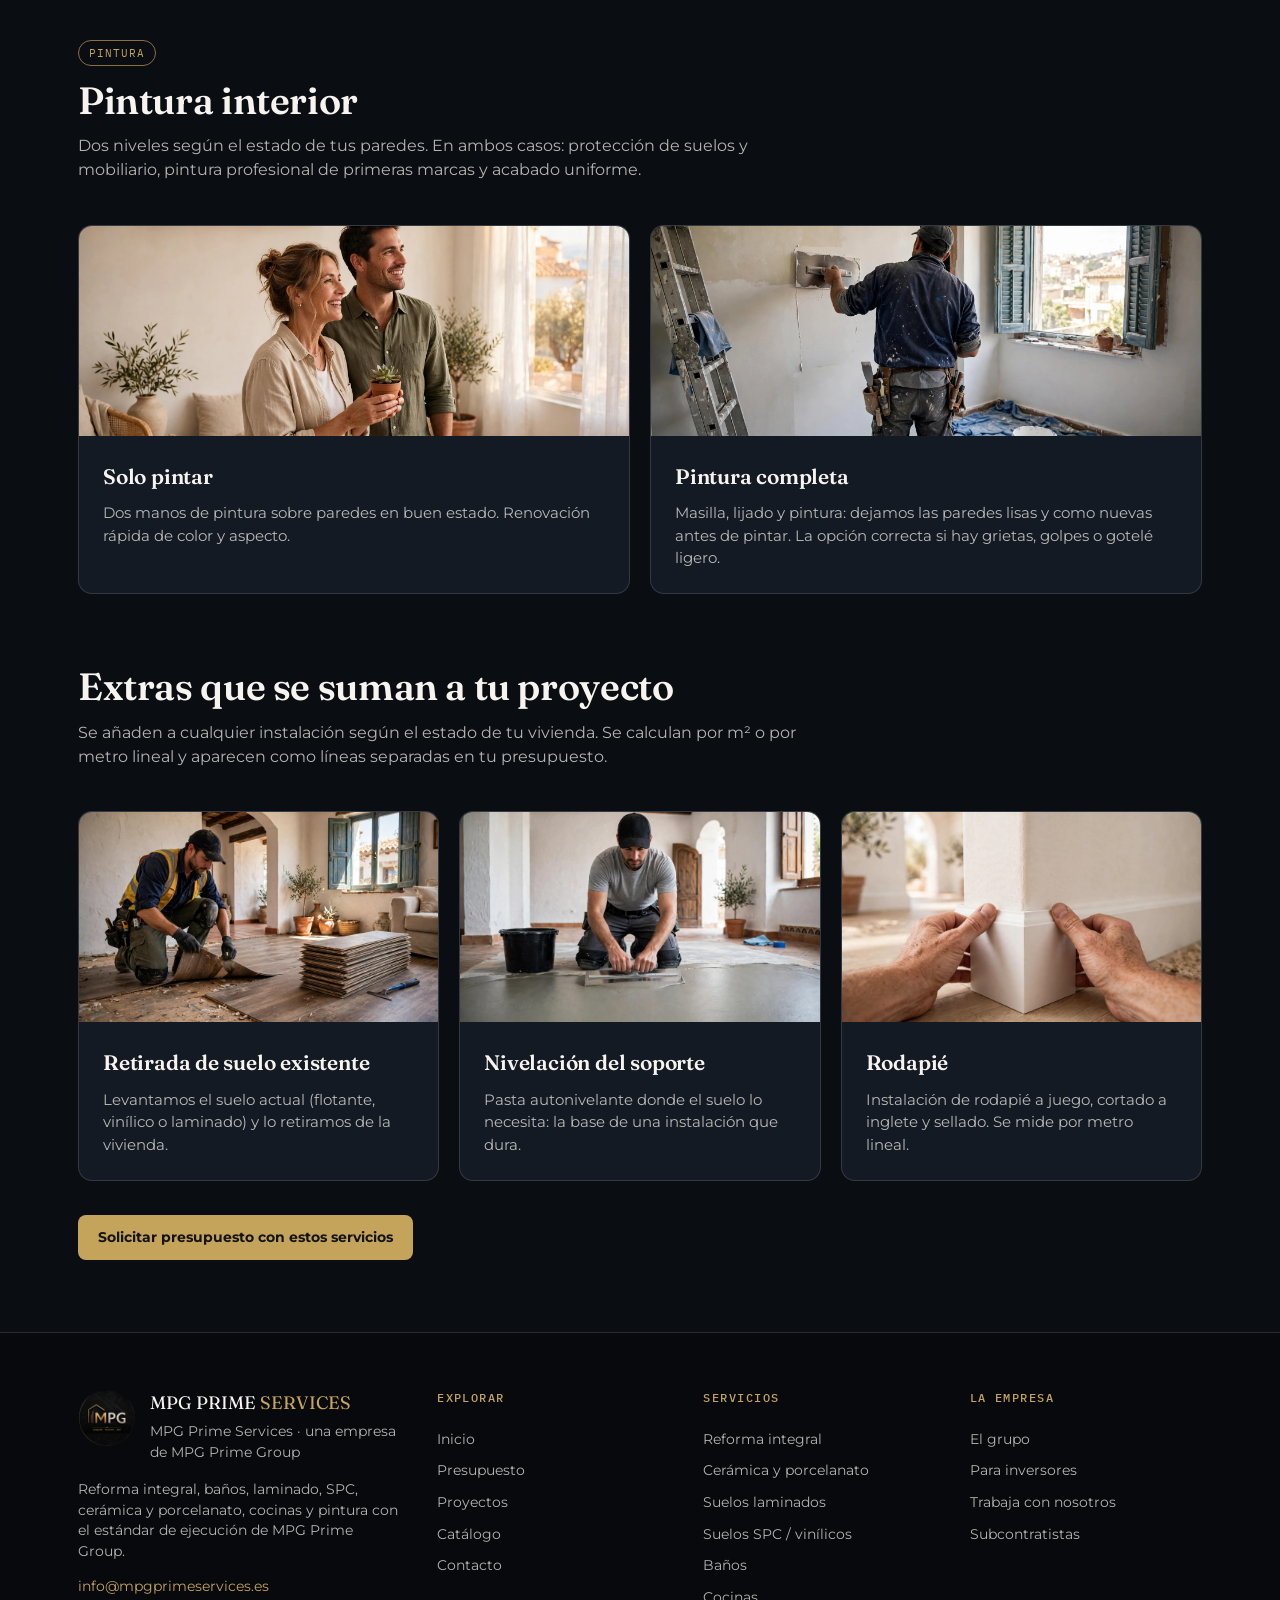
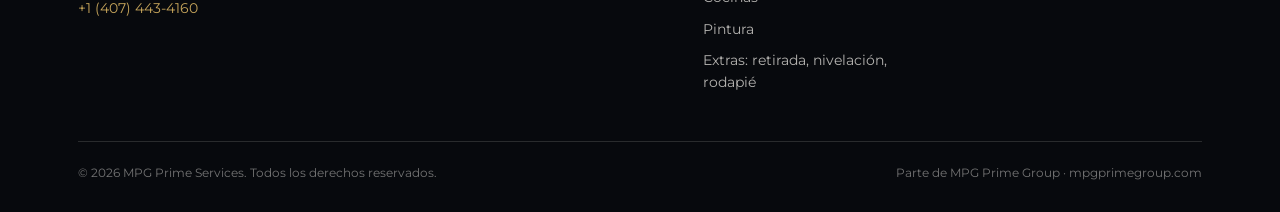
<file: servicios.html>
<!DOCTYPE html>
<html lang="es">
<head>
<meta charset="UTF-8">
<meta name="viewport" content="width=device-width, initial-scale=1.0">
<title>Servicios | MPG Prime Services — Reforma integral, baños, laminado, SPC, cerámica y porcelanato, cocinas y pintura</title>
<meta name="description" content="Reforma integral gestionada, baños completos, suelos laminados y SPC, cerámica y porcelanato, cocinas completas, pintura y extras: retirada, nivelación y rodapié. MPG Prime Services, MPG Prime Group.">
<link rel="icon" type="image/png" href="assets/img/seal.png">
<meta property="og:title" content="Servicios | MPG Prime Services — Reforma integral, baños, laminado, SPC, cerámica y porcelanato, cocinas y pintura">
<meta property="og:description" content="Reforma integral gestionada, baños completos, suelos laminados y SPC, cerámica y porcelanato, cocinas completas, pintura y extras: retirada, nivelación y rodapié. MPG Prime Services, MPG Prime Group.">
<meta property="og:type" content="website">
<meta property="og:image" content="assets/img/hero.jpg">
<link rel="preconnect" href="https://fonts.googleapis.com">
<link rel="preconnect" href="https://fonts.gstatic.com" crossorigin>
<link href="https://fonts.googleapis.com/css2?family=Fraunces:ital,opsz,wght@0,9..144,500;0,9..144,600;0,9..144,700;1,9..144,500&family=Montserrat:wght@400;500;600;700;800&family=IBM+Plex+Mono:wght@400;500&display=swap" rel="stylesheet">
<link rel="stylesheet" href="assets/style.css?v=20261022-4">
<script src="assets/i18n.js"></script>
<script src="assets/i18n2.js"></script>

</head>
<body>

<header>
  <div class="headbar">
    <a class="brand" href="index.html" aria-label="MPG Prime Services">
      <img src="assets/img/seal.png" alt="MPG Prime Group">
      <span class="brand-name"><b>MPG PRIME <i>SERVICES</i></b><span data-i18n="brand.lockup">Una empresa de MPG Prime Group</span></span>
    </a>
    <div class="headright">
      <nav class="mainnav">
        <a href="index.html" data-i18n="nav.home">Inicio</a>
        <a href="servicios.html" class="active" data-i18n="nav.services">Servicios</a>
        <a href="catalogo.html" data-i18n="nav.catalog">Catálogo</a>
        <a href="presupuesto.html" data-i18n="nav.quote">Presupuesto</a>
        <a href="subcontratistas.html" data-i18n="nav.subs">Subcontratistas</a>
        <a href="inversores.html" data-i18n="nav.investors">Inversores</a>
        <a href="contacto.html" data-i18n="nav.contact">Contacto</a>
      </nav>
      <div class="lang-switch" role="group" aria-label="Idioma / Language / Língua">
        <button type="button" data-lang="es" title="Español">🇪🇸</button>
        <button type="button" data-lang="en" title="English">🇬🇧</button>
        <button type="button" data-lang="pt" title="Português (Brasil)">🇧🇷</button>
      </div>
      <a class="btn" href="presupuesto.html" data-i18n="nav.cta">Pedir presupuesto</a>
      <button class="navtoggle" aria-label="Menú">☰</button>
    </div>
  </div>
  <nav class="mobilenav">
    <a href="index.html" data-i18n="nav.home">Inicio</a>
    <a href="servicios.html" data-i18n="nav.services">Servicios</a>
    <a href="catalogo.html" data-i18n="nav.catalog">Catálogo</a>
    <a href="presupuesto.html" data-i18n="nav.quote">Presupuesto</a>
    <a href="subcontratistas.html" data-i18n="nav.subs">Subcontratistas</a>
    <a href="inversores.html" data-i18n="nav.investors">Inversores</a>
    <a href="contacto.html" data-i18n="nav.contact">Contacto</a>
  </nav>
</header>

<main>
  <section class="pagehero"><div class="wrap">
    <p class="eyebrow" data-i18n="svc.eyebrow">Servicios</p>
    <h1 data-i18n="svc.h1">Servicios de <em>instalación y pintura</em></h1>
    <p data-i18n="svc.sub">Mano de obra especializada con materiales gestionados a precio cerrado. Cada servicio incluye medición, preparación estándar y limpieza final.</p>
  </div></section>

  <section id="reforma"><div class="wrap">
    <div class="cards" style="grid-template-columns:1fr 1fr">
      <article class="card fillcard"><figure><img src="assets/img/reforma-pareja.jpg" alt="Pareja disfrutando de su baño renovado — Florida, EE. UU." style="object-position:center 28%"></figure></article>
      <div class="pad" style="padding:8px 0 0 12px">
        <span class="tagchip">REFORMA INTEGRAL</span>
        <h2 style="font-size:30px;margin:12px 0" data-i18n="svc.reno.h">Reforma integral</h2>
        <p style="color:var(--cream-dim);font-size:15.5px" data-i18n="svc.reno.p">Baños, cocinas o la vivienda completa con un solo interlocutor. Como gestores del proyecto, coordinamos todos los oficios a través de nuestra red de subcontratistas verificados; los trabajos de los oficios que requieren licencia los ejecutan empresas licenciadas. Presupuesto cerrado tras la visita de valoración, calendario definido y seguimiento hasta la entrega.</p>
        <ul style="margin:16px 0 20px 18px;color:var(--cream-dim);font-size:14.5px;line-height:1.9">
          <li data-i18n="svc.reno.li1">Baños y cocinas completos, o la vivienda entera</li>
          <li data-i18n="svc.reno.li2">Un solo interlocutor y presupuesto cerrado tras la valoración</li>
          <li data-i18n="svc.reno.li3">Oficios coordinados: albañilería, alicatado, fontanería, electricidad y acabados</li>
        </ul>
        <a class="btn" href="presupuesto.html" data-i18n="svc.reno.cta">Solicitar la valoración de mi reforma</a>
      </div>
    </div>
  </div></section>

  <section id="banos" style="padding-top:0"><div class="wrap">
    <div class="cards" style="grid-template-columns:1fr 1fr">
      <article class="card fillcard"><figure><img src="assets/img/bano-humano.jpg" alt="Pareja disfrutando de su baño renovado"></figure></article>
      <div class="pad" style="padding:8px 0 0 12px">
        <span class="tagchip">BAÑOS</span>
        <h2 style="font-size:30px;margin:12px 0" data-i18n="svc.bath.h">Baños completos</h2>
        <p style="color:var(--cream-dim);font-size:15.5px" data-i18n="svc.bath.p">Renovamos tu baño de principio a fin: demolición, fontanería, alicatado, ducha o bañera, sanitarios y grifería, con todos los oficios coordinados por un solo interlocutor. Los trabajos de fontanería los ejecutan empresas licenciadas de nuestra red verificada.</p>
        <ul style="margin:16px 0 20px 18px;color:var(--cream-dim);font-size:14.5px;line-height:1.9">
          <li data-i18n="svc.bath.li1">Ducha de obra o bañera: tú eliges el acabado</li>
          <li data-i18n="svc.bath.li2">Alicatado completo de paredes y suelo</li>
          <li data-i18n="svc.bath.li3">Sanitarios, grifería y mampara incluidos en la coordinación</li>
        </ul>
        <a class="btn" href="presupuesto.html" data-i18n="svc.cta">Solicitar presupuesto con estos servicios</a>
      </div>
    </div>
  </div></section>

  <section id="laminado" style="padding-top:0"><div class="wrap">
    <div class="cards" style="grid-template-columns:1fr 1fr">
      <article class="card fillcard"><figure><img src="assets/img/laminado-humano.jpg" alt="Familia disfrutando de su suelo laminado nuevo"></figure></article>
      <div class="pad" style="padding:8px 0 0 12px">
        <span class="tagchip">LAMINADO</span>
        <h2 style="font-size:30px;margin:12px 0" data-i18n="svc.lam.h">Suelos laminados click</h2>
        <p style="color:var(--cream-dim);font-size:15.5px" data-i18n="svc.lam.p">El laminado moderno reproduce la madera con gran realismo y cuesta menos que el SPC en gama equivalente. Perfecto para dormitorios, salones y viviendas de alquiler donde se busca renovar rápido y bien.</p>
        <ul style="margin:16px 0 20px 18px;color:var(--cream-dim);font-size:14.5px;line-height:1.9">
          <li data-i18n="svc.lam.li1">Clases de uso residencial y comercial ligero</li>
          <li data-i18n="svc.lam.li2">Base aislante acústica incluida en la instalación</li>
          <li data-i18n="svc.lam.li3">Acabado con rodapié y juntas de dilatación correctas</li>
        </ul>
        <a class="btn" href="presupuesto.html" data-i18n="svc.cta">Solicitar presupuesto con estos servicios</a>
      </div>
    </div>
  </div></section>

  <section id="spc" style="padding-top:0"><div class="wrap">
    <div class="cards" style="grid-template-columns:1fr 1fr">
      <div class="pad" style="padding:8px 12px 0 0">
        <span class="tagchip">SPC</span>
        <h2 style="font-size:30px;margin:12px 0" data-i18n="svc.spc.h">Suelos SPC / vinílicos click</h2>
        <p style="color:var(--cream-dim);font-size:15.5px" data-i18n="svc.spc.p">Nuestra especialidad. El SPC (Stone Plastic Composite) es un vinílico rígido 100% impermeable, con capa de uso resistente a mascotas, niños y alquiler intensivo. Instalación flotante click, sin obra pesada: la mayoría de las viviendas se terminan en 1-3 días.</p>
        <ul style="margin:16px 0 20px 18px;color:var(--cream-dim);font-size:14.5px;line-height:1.9">
          <li data-i18n="svc.spc.li1">Ideal para cocinas, baños y plantas bajas completas</li>
          <li data-i18n="svc.spc.li2">Sobre suelo existente nivelado, sin demoler</li>
          <li data-i18n="svc.spc.li3">Rodapié y perfiles de transición a juego</li>
        </ul>
        <a class="btn" href="presupuesto.html" data-i18n="svc.cta">Solicitar presupuesto con estos servicios</a>
      </div>
      <article class="card fillcard"><figure><img src="assets/img/spc-humano.jpg" alt="Pareja y su perro sobre un suelo SPC nuevo"></figure></article>
    </div>
  </div></section>

  <section id="ceramica" style="padding-top:0"><div class="wrap">
    <div class="cards" style="grid-template-columns:1fr 1fr">
      <div class="pad" style="padding:8px 12px 0 0">
        <span class="tagchip">CERÁMICA Y PORCELANATO</span>
        <h2 style="font-size:30px;margin:12px 0" data-i18n="svc.tile.h">Pisos de cerámica y porcelanato</h2>
        <p style="color:var(--cream-dim);font-size:15.5px" data-i18n="svc.tile.p">Alicatado y solado de gran formato con el acabado que se ve en nuestros proyectos de Florida: porcelanato rectificado colocado con sistema de nivelación, juntas finas y alineadas y rejuntado uniforme. El material que mejor soporta el tránsito, la humedad y el paso del tiempo, en cocinas, baños, salones y terrazas. La colocación la ejecutan alicatadores de nuestra red verificada.</p>
        <ul style="margin:16px 0 20px 18px;color:var(--cream-dim);font-size:14.5px;line-height:1.9">
          <li data-i18n="svc.tile.li1">Gran formato y porcelanato rectificado de alta resistencia</li>
          <li data-i18n="svc.tile.li2">Juntas finas y alineadas, con rejuntado a juego</li>
          <li data-i18n="svc.tile.li3">Apto para interior, exterior y zonas húmedas</li>
        </ul>
        <a class="btn" href="presupuesto.html" data-i18n="svc.cta">Solicitar presupuesto con estos servicios</a>
      </div>
      <article class="card fillcard"><figure><img src="assets/img/ceramica-humana.jpg" alt="Pareja disfrutando de su suelo de porcelanato nuevo"></figure></article>
    </div>
  </div></section>

  <section id="cocinas" style="padding-top:0"><div class="wrap">
    <div class="cards" style="grid-template-columns:1fr 1fr">
      <div class="pad" style="padding:8px 12px 0 0">
        <span class="tagchip">COCINAS</span>
        <h2 style="font-size:30px;margin:12px 0" data-i18n="svc.kitchen.h">Cocinas completas</h2>
        <p style="color:var(--cream-dim);font-size:15.5px" data-i18n="svc.kitchen.p">Cocinas renovadas de principio a fin: derribo, fontanería y electricidad con empresas licenciadas, alicatado o frontal, montaje de mobiliario y encimera, coordinados por MPG Prime Services con un solo interlocutor y presupuesto cerrado tras la valoración.</p>
        <ul style="margin:16px 0 20px 18px;color:var(--cream-dim);font-size:14.5px;line-height:1.9">
          <li data-i18n="svc.kitchen.li1">Montaje de mobiliario y encimera coordinado</li>
          <li data-i18n="svc.kitchen.li2">Frontal alicatado o de piedra, a tu elección</li>
          <li data-i18n="svc.kitchen.li3">Fontanería y electricidad con empresas licenciadas</li>
        </ul>
        <a class="btn" href="presupuesto.html" data-i18n="svc.cta">Solicitar presupuesto con estos servicios</a>
      </div>
      <article class="card fillcard"><figure><img src="assets/img/cocina-humana.jpg" alt="Pareja cocinando en su cocina renovada"></figure></article>
    </div>
  </div></section>

  <section id="pintura" style="padding-top:0"><div class="wrap">
    <div class="sec-head"><span class="tagchip">PINTURA</span>
      <h2 style="margin-top:14px" data-i18n="svc.paint.h">Pintura interior</h2>
      <p data-i18n="svc.paint.p">Dos niveles según el estado de tus paredes. En ambos casos: protección de suelos y mobiliario, pintura profesional de primeras marcas y acabado uniforme.</p></div>
    <div class="cards" style="grid-template-columns:1fr 1fr">
      <article class="card"><figure><img src="assets/img/pintura-humana.jpg" alt="Pareja en su salón recién pintado"></figure>
        <div class="pad"><h3 data-i18n="svc.paint1.t">Solo pintar</h3><p data-i18n="svc.paint1.p">Dos manos de pintura sobre paredes en buen estado. Renovación rápida de color y aspecto.</p></div></article>
      <article class="card"><figure><img src="assets/img/pintura-completa.jpg" alt="Profesional preparando y pintando una pared"></figure>
        <div class="pad"><h3 data-i18n="svc.paint2.t">Pintura completa</h3><p data-i18n="svc.paint2.p">Masilla, lijado y pintura: dejamos las paredes lisas y como nuevas antes de pintar. La opción correcta si hay grietas, golpes o gotelé ligero.</p></div></article>
    </div>
  </div></section>

  <section id="extras" style="padding-top:0"><div class="wrap">
    <div class="sec-head"><h2 data-i18n="svc.extras.h">Extras que se suman a tu proyecto</h2>
    <p data-i18n="svc.extras.p">Se añaden a cualquier instalación según el estado de tu vivienda. Se calculan por m² o por metro lineal y aparecen como líneas separadas en tu presupuesto.</p></div>
    <div class="cards">
      <article class="card"><figure><img src="assets/img/extra-retirada.jpg" alt="Profesional retirando el suelo existente"></figure><div class="pad"><h3 data-i18n="svc.extra1.t">Retirada de suelo existente</h3><p data-i18n="svc.extra1.p">Levantamos el suelo actual (flotante, vinílico o laminado) y lo retiramos de la vivienda.</p></div></article>
      <article class="card"><figure><img src="assets/img/extra-nivelacion3.jpg" alt="Profesional aplicando pasta autonivelante"></figure><div class="pad"><h3 data-i18n="svc.extra2.t">Nivelación del soporte</h3><p data-i18n="svc.extra2.p">Pasta autonivelante donde el suelo lo necesita: la base de una instalación que dura.</p></div></article>
      <article class="card"><figure><img src="assets/img/extra-rodapie2.jpg" alt="Instalación de rodapié blanco a inglete"></figure>
        <div class="pad"><h3 data-i18n="svc.extra3.t">Rodapié</h3><p data-i18n="svc.extra3.p">Instalación de rodapié a juego, cortado a inglete y sellado. Se mide por metro lineal.</p></div></article>
    </div>
    <div style="margin-top:34px"><a class="btn" href="presupuesto.html" data-i18n="svc.cta">Solicitar presupuesto con estos servicios</a></div>
  </div></section>
</main>

<footer>
  <div class="wrap">
    <div class="fgrid2">
      <div>
        <div class="fbrand">
          <img src="assets/img/seal.png" alt="MPG Prime Group">
          <div>
            <p style="font-family:'Fraunces',serif;font-size:18px;color:var(--cream)">MPG PRIME <span style="color:var(--gold)">SERVICES</span></p>
            <p data-i18n="foot.lockup" style="margin-top:4px">MPG Prime Services · una empresa de MPG Prime Group</p>
          </div>
        </div>
        <p data-i18n="foot.tagline" style="margin-top:16px">Reforma integral, baños, laminado, SPC, cerámica y porcelanato, cocinas y pintura con el estándar de ejecución de MPG Prime Group.</p>
        <p style="margin-top:14px"><a href="mailto:info@mpgprimeservices.es" style="display:inline;color:var(--gold)">info@mpgprimeservices.es</a><br>
        <a href="https://wa.me/14074434160" style="display:inline;color:var(--gold)">+1 (407) 443-4160</a></p>
      </div>
      <div>
        <h4 data-i18n="foot.explore">Explorar</h4>
        <a href="index.html" data-i18n="nav.home">Inicio</a>
        <a href="presupuesto.html" data-i18n="nav.quote">Presupuesto</a>
        <a href="index.html#galeria" data-i18n="foot.gallery">Proyectos</a>
        <a href="catalogo.html" data-i18n="nav.catalog">Catálogo</a>
        <a href="contacto.html" data-i18n="nav.contact">Contacto</a>
      </div>
      <div>
        <h4 data-i18n="foot.services">Servicios</h4>
        <a href="servicios.html#reforma" data-i18n="foot.reno">Reforma integral</a>
        <a href="servicios.html#ceramica" data-i18n="foot.tile">Cerámica y porcelanato</a>
        <a href="servicios.html#laminado" data-i18n="foot.lam">Suelos laminados</a>
        <a href="servicios.html#spc" data-i18n="foot.spc">Suelos SPC / vinílicos</a>
        <a href="servicios.html#banos" data-i18n="foot.bath">Baños</a>
        <a href="servicios.html#cocinas" data-i18n="foot.kitchen">Cocinas</a>
        <a href="servicios.html#pintura" data-i18n="foot.paint">Pintura</a>
        <a href="servicios.html#extras" data-i18n="foot.extras">Extras: retirada, nivelación, rodapié</a>
      </div>
      <div>
        <h4 data-i18n="foot.company">La empresa</h4>
        <a href="https://mpgprimegroup.com" target="_blank" rel="noopener" data-i18n="foot.about">El grupo</a>
        <a href="inversores.html" data-i18n="foot.investors">Para inversores</a>
        <a href="subcontratistas.html" data-i18n="foot.subs">Trabaja con nosotros</a>
        <a href="subcontratistas.html">Subcontratistas</a>
      </div>
    </div>
    <div class="fbottom">
      <span data-i18n="foot.rights">© 2026 MPG Prime Services. Todos los derechos reservados.</span>
      <span data-i18n="foot.partof">Parte de MPG Prime Group · mpgprimegroup.com</span>
    </div>
  </div>
</footer>
<a class="wa-float" href="https://wa.me/14074434160" target="_blank" rel="noopener" aria-label="WhatsApp">
  <svg viewBox="0 0 32 32"><path d="M16 3C9.4 3 4 8.3 4 14.9c0 2.6.8 5 2.3 7L4.7 29l7.3-1.5c1.3.6 2.6.9 4 .9 6.6 0 12-5.3 12-11.9S22.6 3 16 3zm5.9 16.9c-.3.7-1.5 1.4-2.1 1.4-.5.1-1.2.2-4-1-3.4-1.4-5.5-5-5.7-5.2-.1-.2-1.3-1.8-1.3-3.4s.8-2.4 1.1-2.7c.3-.3.6-.4.8-.4h.6c.2 0 .4 0 .6.5s.8 1.9.8 2c.1.1.1.3 0 .5-.3.6-.6.8-.4 1.1.8 1.4 1.8 2.3 3.1 3 .3.2.5.1.7-.1l.9-1c.2-.3.4-.2.7-.1l2 .9c.3.2.5.3.6.5 0 .1 0 .6-.2 1.2z"/></svg>
</a>
<script src="assets/app.js"></script>

</body>
</html>
</file>
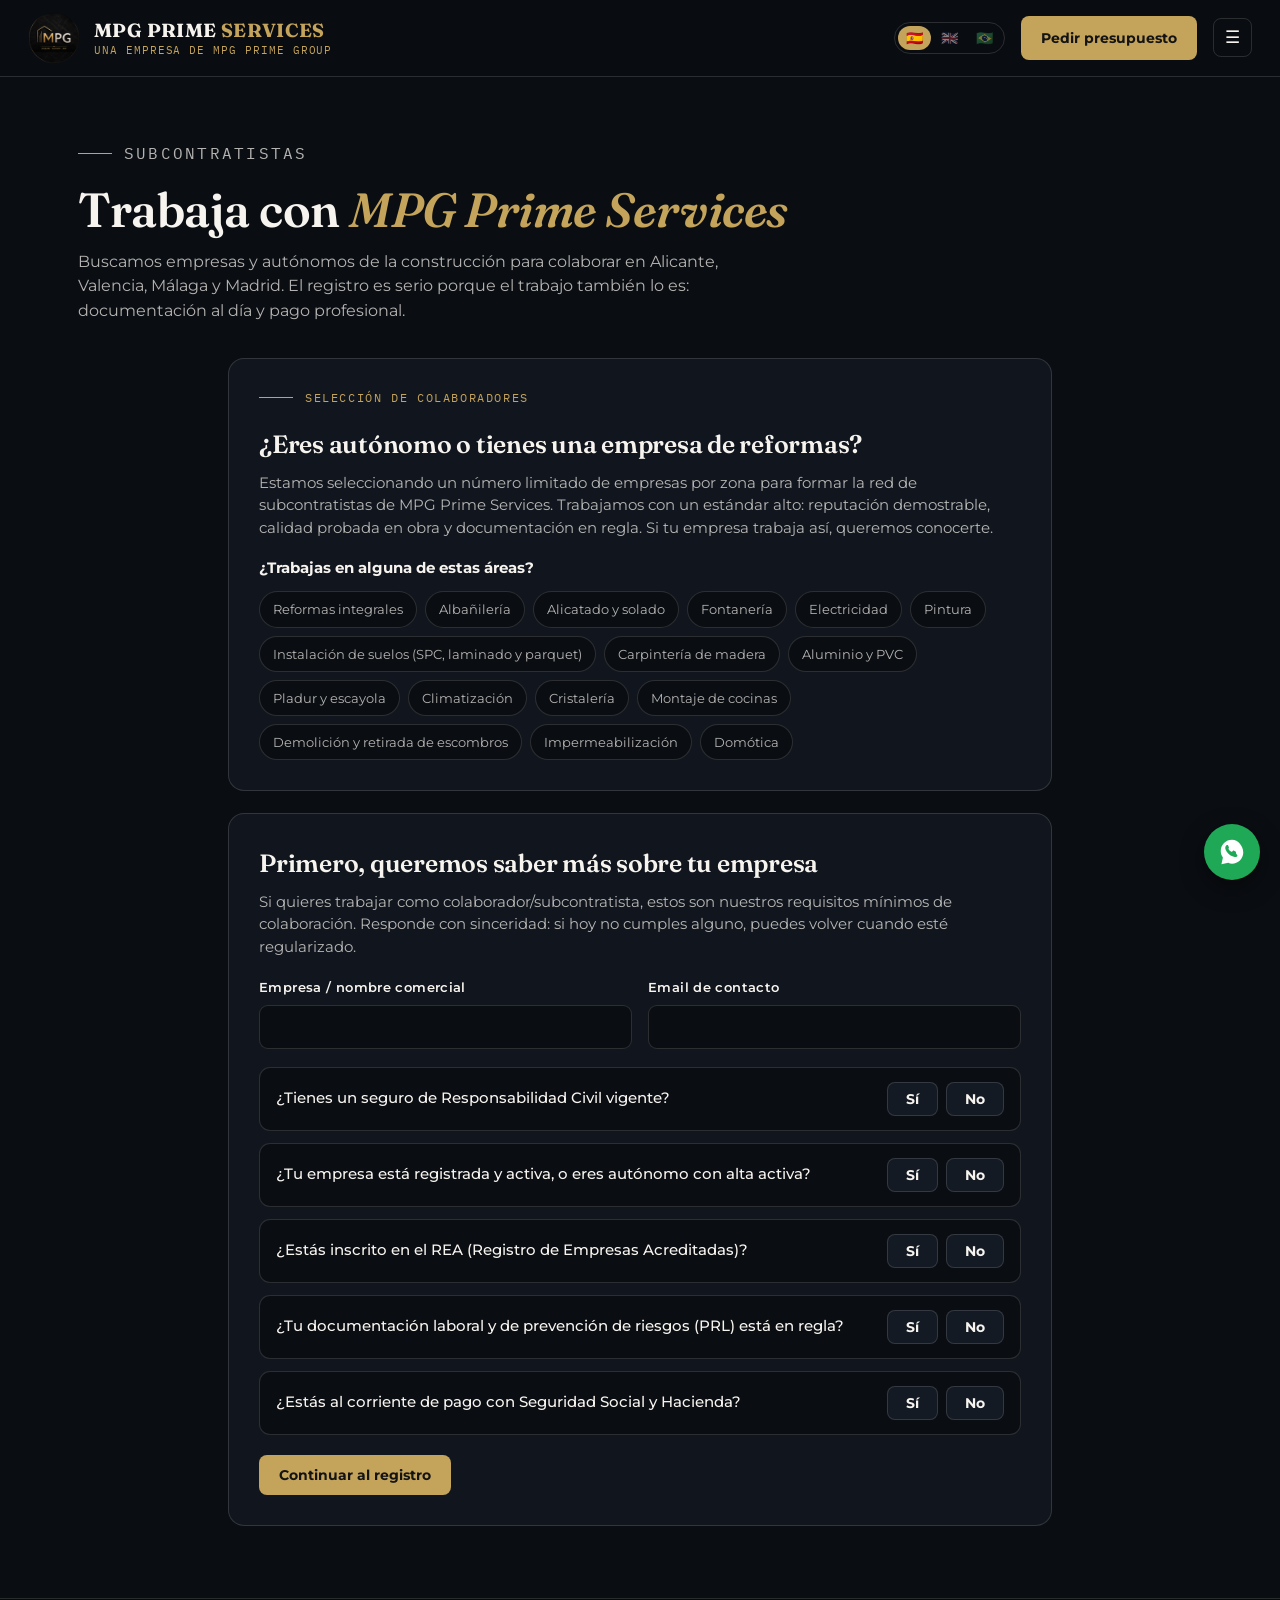
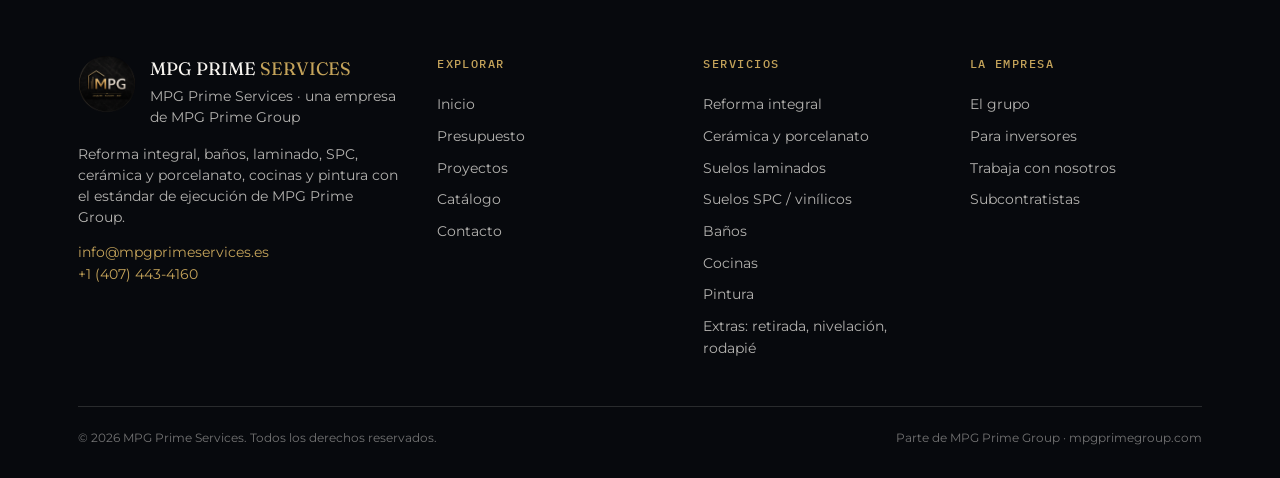
<file: subcontratistas.html>
<!DOCTYPE html>
<html lang="es">
<head>
<meta charset="UTF-8">
<meta name="viewport" content="width=device-width, initial-scale=1.0">
<title>Subcontratistas | MPG Prime Services — Trabaja con nosotros</title>
<meta name="description" content="Registro de subcontratistas y colaboradores de construcción para MPG Prime Services en España: filtro previo, documentación REA, seguros y registro completo.">
<link rel="icon" type="image/png" href="assets/img/seal.png">
<meta property="og:title" content="Subcontratistas | MPG Prime Services — Trabaja con nosotros">
<meta property="og:description" content="Registro de subcontratistas y colaboradores de construcción para MPG Prime Services en España: filtro previo, documentación REA, seguros y registro completo.">
<meta property="og:type" content="website">
<meta property="og:image" content="assets/img/hero.jpg">
<link rel="preconnect" href="https://fonts.googleapis.com">
<link rel="preconnect" href="https://fonts.gstatic.com" crossorigin>
<link href="https://fonts.googleapis.com/css2?family=Fraunces:ital,opsz,wght@0,9..144,500;0,9..144,600;0,9..144,700;1,9..144,500&family=Montserrat:wght@400;500;600;700;800&family=IBM+Plex+Mono:wght@400;500&display=swap" rel="stylesheet">
<link rel="stylesheet" href="assets/style.css?v=20261022-4">
<script src="assets/i18n.js"></script>
<script src="assets/i18n2.js"></script>

</head>
<body>

<header>
  <div class="headbar">
    <a class="brand" href="index.html" aria-label="MPG Prime Services">
      <img src="assets/img/seal.png" alt="MPG Prime Group">
      <span class="brand-name"><b>MPG PRIME <i>SERVICES</i></b><span data-i18n="brand.lockup">Una empresa de MPG Prime Group</span></span>
    </a>
    <div class="headright">
      <nav class="mainnav">
        <a href="index.html" data-i18n="nav.home">Inicio</a>
        <a href="servicios.html" data-i18n="nav.services">Servicios</a>
        <a href="catalogo.html" data-i18n="nav.catalog">Catálogo</a>
        <a href="presupuesto.html" data-i18n="nav.quote">Presupuesto</a>
        <a href="subcontratistas.html" class="active" data-i18n="nav.subs">Subcontratistas</a>
        <a href="inversores.html" data-i18n="nav.investors">Inversores</a>
        <a href="contacto.html" data-i18n="nav.contact">Contacto</a>
      </nav>
      <div class="lang-switch" role="group" aria-label="Idioma / Language / Língua">
        <button type="button" data-lang="es" title="Español">🇪🇸</button>
        <button type="button" data-lang="en" title="English">🇬🇧</button>
        <button type="button" data-lang="pt" title="Português (Brasil)">🇧🇷</button>
      </div>
      <a class="btn" href="presupuesto.html" data-i18n="nav.cta">Pedir presupuesto</a>
      <button class="navtoggle" aria-label="Menú">☰</button>
    </div>
  </div>
  <nav class="mobilenav">
    <a href="index.html" data-i18n="nav.home">Inicio</a>
    <a href="servicios.html" data-i18n="nav.services">Servicios</a>
    <a href="catalogo.html" data-i18n="nav.catalog">Catálogo</a>
    <a href="presupuesto.html" data-i18n="nav.quote">Presupuesto</a>
    <a href="subcontratistas.html" data-i18n="nav.subs">Subcontratistas</a>
    <a href="inversores.html" data-i18n="nav.investors">Inversores</a>
    <a href="contacto.html" data-i18n="nav.contact">Contacto</a>
  </nav>
</header>

<main>
  <section class="pagehero"><div class="wrap">
    <p class="eyebrow" data-i18n="sub.eyebrow">Subcontratistas</p>
    <h1 data-i18n="sub.h1">Trabaja con <em>MPG Prime Services</em></h1>
    <p data-i18n="sub.sub">Buscamos empresas y autónomos de la construcción para colaborar en Alicante, Valencia, Málaga y Madrid. El registro es serio porque el trabajo también lo es: documentación al día y pago profesional.</p>
  </div></section>

  <section style="padding-top:26px"><div class="wrap" style="max-width:880px">
    <div class="panel" style="margin-bottom:22px">
      <p class="eyebrow" data-i18n="sub.intro.eyebrow">Selección de colaboradores</p>
      <h2 style="font-size:25px;margin-bottom:8px" data-i18n="sub.intro.h">¿Eres autónomo o tienes una empresa de reformas?</h2>
      <p style="color:var(--cream-dim);font-size:14.5px" data-i18n="sub.intro.p">Estamos seleccionando un número limitado de empresas por zona para formar la red de subcontratistas de MPG Prime Services. Trabajamos con un estándar alto: reputación demostrable, calidad probada en obra y documentación en regla. Si tu empresa trabaja así, queremos conocerte.</p>
      <p style="font-weight:700;font-size:14.5px;margin:18px 0 12px" data-i18n="sub.intro.q">¿Trabajas en alguna de estas áreas?</p>
      <div class="trades">
        <span data-i18n="trade.1">Reformas integrales</span>
        <span data-i18n="trade.2">Albañilería</span>
        <span data-i18n="trade.3">Alicatado y solado</span>
        <span data-i18n="trade.4">Fontanería</span>
        <span data-i18n="trade.5">Electricidad</span>
        <span data-i18n="trade.6">Pintura</span>
        <span data-i18n="trade.7">Instalación de suelos (SPC, laminado y parquet)</span>
        <span data-i18n="trade.8">Carpintería de madera</span>
        <span data-i18n="trade.9">Aluminio y PVC</span>
        <span data-i18n="trade.10">Pladur y escayola</span>
        <span data-i18n="trade.11">Climatización</span>
        <span data-i18n="trade.12">Cristalería</span>
        <span data-i18n="trade.13">Montaje de cocinas</span>
        <span data-i18n="trade.14">Demolición y retirada de escombros</span>
        <span data-i18n="trade.15">Impermeabilización</span>
        <span data-i18n="trade.16">Domótica</span>
      </div>
    </div>

    <div class="panel" id="p0">
      <h2 style="font-size:25px;margin-bottom:8px" data-i18n="sub.p0.h">Primero, queremos saber más sobre tu empresa</h2>
      <p style="color:var(--cream-dim);font-size:14.5px;margin-bottom:20px" data-i18n="sub.p0.p">Si quieres trabajar como colaborador/subcontratista, estos son nuestros requisitos mínimos de colaboración. Responde con sinceridad: si hoy no cumples alguno, puedes volver cuando esté regularizado.</p>
      <div class="fgrid" style="margin-bottom:18px">
        <div class="field"><label for="p0-empresa" data-i18n="sub.company">Empresa / nombre comercial</label><input id="p0-empresa" type="text" autocomplete="organization"></div>
        <div class="field"><label for="p0-email" data-i18n="sub.p0email">Email de contacto</label><input id="p0-email" type="email" autocomplete="email"></div>
      </div>
      <div style="display:flex;flex-direction:column;gap:12px">
      
        <div class="ynrow" data-q="sub.q1"><p data-i18n="sub.q1">¿Tienes un seguro de Responsabilidad Civil vigente?</p>
          <div class="ynbtns"><button type="button" data-v="si" data-i18n="sub.yes">Sí</button><button type="button" data-v="no" data-i18n="sub.no">No</button></div></div>

        <div class="ynrow" data-q="sub.q2"><p data-i18n="sub.q2">¿Tu empresa está registrada y activa, o eres autónomo con alta activa?</p>
          <div class="ynbtns"><button type="button" data-v="si" data-i18n="sub.yes">Sí</button><button type="button" data-v="no" data-i18n="sub.no">No</button></div></div>

        <div class="ynrow" data-q="sub.q3"><p data-i18n="sub.q3">¿Estás inscrito en el REA (Registro de Empresas Acreditadas)?</p>
          <div class="ynbtns"><button type="button" data-v="si" data-i18n="sub.yes">Sí</button><button type="button" data-v="no" data-i18n="sub.no">No</button></div></div>

        <div class="ynrow" data-q="sub.q4"><p data-i18n="sub.q4">¿Tu documentación laboral y de prevención de riesgos (PRL) está en regla?</p>
          <div class="ynbtns"><button type="button" data-v="si" data-i18n="sub.yes">Sí</button><button type="button" data-v="no" data-i18n="sub.no">No</button></div></div>

        <div class="ynrow" data-q="sub.q5"><p data-i18n="sub.q5">¿Estás al corriente de pago con Seguridad Social y Hacienda?</p>
          <div class="ynbtns"><button type="button" data-v="si" data-i18n="sub.yes">Sí</button><button type="button" data-v="no" data-i18n="sub.no">No</button></div></div>
      </div>
      <div class="form-msg err" id="p0-err"></div>
      <button class="btn" id="p0-btn" type="button" style="margin-top:20px" data-i18n="sub.p0.btn">Continuar al registro</button>
    </div>

    <div class="panel" id="blocked" style="display:none;margin-top:22px;border-color:var(--danger)">
      <h2 style="font-size:24px;margin-bottom:8px" data-i18n="sub.block.h">Gracias por tu interés</h2>
      <p style="color:var(--cream-dim);font-size:15px" data-i18n="sub.block.p">De momento no podemos activar tu registro: colaborar con MPG Prime Services requiere tener al día la documentación indicada. No es un no definitivo: en cuanto lo tengas regularizado, vuelve a esta página y completa el registro. Tu intento ha quedado registrado.</p>
    </div>

    <form id="sub-form" class="panel" name="subcontratista-registro" method="POST" enctype="multipart/form-data" data-netlify="true" style="display:none;margin-top:22px" novalidate>
      <h2 style="font-size:25px;margin-bottom:8px" data-i18n="sub.form.h">Registro completo</h2>
      <p style="color:var(--cream-dim);font-size:14.5px;margin-bottom:20px" data-i18n="sub.form.p">Completa tus datos y sube la documentación vigente. Cada documento necesita su fecha de vencimiento. Al enviar, tu registro queda en estado PENDIENTE hasta que lo revisemos.</p>
      <div class="fgrid">
        <div class="field"><label for="s-razon"><span data-i18n="sub.razon">Razón social</span> <span class="req">*</span></label><input id="s-razon" name="razon_social" type="text" required></div>
        <div class="field"><label for="s-cif"><span data-i18n="sub.cif">CIF / NIF</span> <span class="req">*</span></label><input id="s-cif" name="cif_nif" type="text" required></div>
        <div class="field"><label for="s-rea"><span data-i18n="sub.rea">Nº de inscripción REA</span> <span class="req">*</span></label><input id="s-rea" name="num_rea" type="text" required></div>
        <div class="field"><label for="s-resp"><span data-i18n="sub.responsable">Nombre del responsable (representante legal)</span> <span class="req">*</span></label><input id="s-resp" name="responsable" type="text" required></div>
        <div class="field full"><label><span data-i18n="sub.trades">Oficios que ofreces</span> <span class="req">*</span></label>
          <div class="chipgrid">
            <label class="chip"><input type="checkbox" name="oficios" class="trade-check" value="Reformas integrales"> <span data-i18n="trade.1">Reformas integrales</span></label>
            <label class="chip"><input type="checkbox" name="oficios" class="trade-check" value="Albañilería"> <span data-i18n="trade.2">Albañilería</span></label>
            <label class="chip"><input type="checkbox" name="oficios" class="trade-check" value="Alicatado y solado"> <span data-i18n="trade.3">Alicatado y solado</span></label>
            <label class="chip"><input type="checkbox" name="oficios" class="trade-check" value="Fontanería"> <span data-i18n="trade.4">Fontanería</span></label>
            <label class="chip"><input type="checkbox" name="oficios" class="trade-check" value="Electricidad"> <span data-i18n="trade.5">Electricidad</span></label>
            <label class="chip"><input type="checkbox" name="oficios" class="trade-check" value="Pintura"> <span data-i18n="trade.6">Pintura</span></label>
            <label class="chip"><input type="checkbox" name="oficios" class="trade-check" value="Instalación de suelos (SPC, laminado y parquet)"> <span data-i18n="trade.7">Instalación de suelos (SPC, laminado y parquet)</span></label>
            <label class="chip"><input type="checkbox" name="oficios" class="trade-check" value="Carpintería de madera"> <span data-i18n="trade.8">Carpintería de madera</span></label>
            <label class="chip"><input type="checkbox" name="oficios" class="trade-check" value="Aluminio y PVC"> <span data-i18n="trade.9">Aluminio y PVC</span></label>
            <label class="chip"><input type="checkbox" name="oficios" class="trade-check" value="Pladur y escayola"> <span data-i18n="trade.10">Pladur y escayola</span></label>
            <label class="chip"><input type="checkbox" name="oficios" class="trade-check" value="Climatización"> <span data-i18n="trade.11">Climatización</span></label>
            <label class="chip"><input type="checkbox" name="oficios" class="trade-check" value="Cristalería"> <span data-i18n="trade.12">Cristalería</span></label>
            <label class="chip"><input type="checkbox" name="oficios" class="trade-check" value="Montaje de cocinas"> <span data-i18n="trade.13">Montaje de cocinas</span></label>
            <label class="chip"><input type="checkbox" name="oficios" class="trade-check" value="Demolición y retirada de escombros"> <span data-i18n="trade.14">Demolición y retirada de escombros</span></label>
            <label class="chip"><input type="checkbox" name="oficios" class="trade-check" value="Impermeabilización"> <span data-i18n="trade.15">Impermeabilización</span></label>
            <label class="chip"><input type="checkbox" name="oficios" class="trade-check" value="Domótica"> <span data-i18n="trade.16">Domótica</span></label>
          </div></div>
        <div class="field full"><label for="s-otros"><span data-i18n="sub.trades.other">Otros oficios (especifica cuáles)</span></label><input id="s-otros" name="oficios_otros" type="text" data-i18n-ph="sub.other.ph" placeholder="Ej.: techos técnicos, piscinas…"></div>
        <div class="field"><label for="s-zonas"><span data-i18n="sub.zones">Zonas de trabajo</span> <span class="req">*</span></label><input id="s-zonas" name="zonas" type="text" data-i18n-ph="sub.zones.ph" placeholder="Ej.: Alicante, Elche, Benidorm…" required></div>
        <div class="field"><label for="s-email"><span data-i18n="sub.email">Email</span> <span class="req">*</span></label><input id="s-email" name="email" type="email" required></div>
        <div class="field"><label for="s-tel"><span data-i18n="sub.phone">Teléfono</span> <span class="req">*</span></label><input id="s-tel" name="telefono" type="tel" required></div>
      </div>
      <p style="margin:24px 0 12px;font-weight:700;font-size:13.5px" data-i18n="sub.docs.h">Documentación (PDF o imagen, con fecha de vencimiento)</p>
      <div style="display:flex;flex-direction:column;gap:12px">
      
        <div class="docrow">
          <div class="dt"><span data-i18n="sub.doc.a">Certificado REA</span><small data-i18n="common.required">obligatorio</small></div>
          <div class="field"><label data-i18n="sub.file">Archivo</label><input type="file" name="doc_a" id="doc-a" accept=".pdf,.jpg,.jpeg,.png" required></div>
          <div class="field"><label data-i18n="sub.expiry">Vence el</label><input type="date" name="vence_a" id="vence-a" required></div>
        </div>

        <div class="docrow">
          <div class="dt"><span data-i18n="sub.doc.b">Seguro de Responsabilidad Civil</span><small data-i18n="common.required">obligatorio</small></div>
          <div class="field"><label data-i18n="sub.file">Archivo</label><input type="file" name="doc_b" id="doc-b" accept=".pdf,.jpg,.jpeg,.png" required></div>
          <div class="field"><label data-i18n="sub.expiry">Vence el</label><input type="date" name="vence_b" id="vence-b" required></div>
        </div>

        <div class="docrow">
          <div class="dt"><span data-i18n="sub.doc.c">Al corriente — Seguridad Social</span><small data-i18n="common.required">obligatorio</small></div>
          <div class="field"><label data-i18n="sub.file">Archivo</label><input type="file" name="doc_c" id="doc-c" accept=".pdf,.jpg,.jpeg,.png" required></div>
          <div class="field"><label data-i18n="sub.expiry">Vence el</label><input type="date" name="vence_c" id="vence-c" required></div>
        </div>

        <div class="docrow">
          <div class="dt"><span data-i18n="sub.doc.d">Al corriente — Hacienda (AEAT)</span><small data-i18n="common.required">obligatorio</small></div>
          <div class="field"><label data-i18n="sub.file">Archivo</label><input type="file" name="doc_d" id="doc-d" accept=".pdf,.jpg,.jpeg,.png" required></div>
          <div class="field"><label data-i18n="sub.expiry">Vence el</label><input type="date" name="vence_d" id="vence-d" required></div>
        </div>

        <div class="docrow">
          <div class="dt"><span data-i18n="sub.doc.e">Documentación PRL</span><small data-i18n="common.required">obligatorio</small></div>
          <div class="field"><label data-i18n="sub.file">Archivo</label><input type="file" name="doc_e" id="doc-e" accept=".pdf,.jpg,.jpeg,.png" required></div>
          <div class="field"><label data-i18n="sub.expiry">Vence el</label><input type="date" name="vence_e" id="vence-e" required></div>
        </div>

        <div class="docrow">
          <div class="dt"><span data-i18n="sub.doc.f">Alta / registro de la empresa</span><small data-i18n="common.required">obligatorio</small></div>
          <div class="field"><label data-i18n="sub.file">Archivo</label><input type="file" name="doc_f" id="doc-f" accept=".pdf,.jpg,.jpeg,.png" required></div>
          <div class="field"><label data-i18n="sub.expiry">Vence el</label><input type="date" name="vence_f" id="vence-f" required></div>
        </div>
      </div>
      <label class="checkline" style="margin-top:20px"><input type="checkbox" id="s-consent" required> <span data-i18n="sub.consent">Acepto que MPG Prime Services conserve y revise esta documentación para valorar la colaboración.</span></label>
      <div class="form-msg err" id="sub-err"></div>
      <button class="btn" type="submit" id="sub-btn" style="margin-top:20px" data-i18n="sub.btn">Enviar registro</button>
    </form>

    <div class="panel" id="sub-ok" style="display:none;margin-top:22px;border-color:var(--ok)">
      <h2 style="font-size:24px;margin-bottom:8px" data-i18n="sub.ok.h">Registro recibido</h2>
      <p style="color:var(--cream-dim);font-size:15px" data-i18n="sub.ok.p">Gracias. Tu registro ha quedado en estado PENDIENTE de revisión. Te contactaremos por email cuando esté revisado. Mantén tu documentación vigente: el sistema te avisará antes de cada vencimiento.</p>
      <p style="margin-top:14px"><span class="tagchip">ESTADO: PENDIENTE</span></p>
    </div>
  </div></section>
</main>
<!-- Formulario oculto: registra los intentos bloqueados en el Paso 0 -->
<form name="subcontratista-bloqueado" method="POST" data-netlify="true" hidden>
  <input type="text" name="empresa"><input type="email" name="email">
  <input type="text" name="preguntas_fallidas"><input type="text" name="idioma">
</form>
<script>
window.I18N.es['sub.zones.ph']='Ej.: Alicante, Elche, Benidorm…'; window.I18N.en['sub.zones.ph']='E.g.: Alicante, Elche, Benidorm…'; window.I18N.pt['sub.zones.ph']='Ex.: Alicante, Elche, Benidorm…';
</script>
<script>
(function(){
  var answers = {};
  document.querySelectorAll('.ynrow').forEach(function(row){
    row.querySelectorAll('button').forEach(function(b){
      b.addEventListener('click', function(){
        answers[row.dataset.q] = b.dataset.v;
        row.querySelectorAll('button').forEach(function(x){ x.classList.remove('sel-si','sel-no'); });
        b.classList.add(b.dataset.v === 'si' ? 'sel-si' : 'sel-no');
      });
    });
  });
  document.getElementById('p0-btn').addEventListener('click', function(){
    var err = document.getElementById('p0-err');
    var keys = ['sub.q1','sub.q2','sub.q3','sub.q4','sub.q5'];
    var missing = keys.filter(function(k){ return !answers[k]; });
    if (missing.length){ err.textContent = MPS.t('sub.p0.need'); err.style.display = 'block'; return; }
    err.style.display = 'none';
    var failed = keys.filter(function(k){ return answers[k] === 'no'; });
    var empresa = document.getElementById('p0-empresa').value.trim();
    var email = document.getElementById('p0-email').value.trim();
    if (failed.length){
      var payload = { empresa: empresa, email: email, preguntas_fallidas: failed.join(', '), idioma: MPS.lang() };
      MPS.persistNetlify('subcontratista-bloqueado', payload);
      MPS.persistSupabase('mpg_services_sub_attempts', { empresa: empresa, email: email,
        preguntas_fallidas: failed.join(', '), idioma: MPS.lang() });
      document.getElementById('sub-form').style.display = 'none';
      document.getElementById('blocked').style.display = 'block';
      document.getElementById('blocked').scrollIntoView({ behavior: 'smooth' });
      return;
    }
    document.getElementById('blocked').style.display = 'none';
    var f = document.getElementById('sub-form'); f.style.display = 'block';
    if (empresa) document.getElementById('s-razon').value = empresa;
    if (email) document.getElementById('s-email').value = email;
    f.scrollIntoView({ behavior: 'smooth' });
  });
  document.getElementById('sub-form').addEventListener('submit', function(ev){
    ev.preventDefault();
    var err = document.getElementById('sub-err');
    var ok = true;
    ['s-razon','s-cif','s-rea','s-resp','s-zonas','s-email','s-tel'].forEach(function(id){
      if (!document.getElementById(id).value.trim()) ok = false;
    });
    var trades = Array.prototype.map.call(document.querySelectorAll('.trade-check:checked'), function(c){ return c.value; });
    var otros = document.getElementById('s-otros').value.trim();
    if (!trades.length && !otros) ok = false;
    ['a','b','c','d','e','f'].forEach(function(x){
      var file = document.getElementById('doc-' + x), date = document.getElementById('vence-' + x);
      if (!file.files.length || !date.value) ok = false;
    });
    if (!document.getElementById('s-consent').checked) ok = false;
    if (!ok){ err.textContent = MPS.t('sub.err'); err.style.display = 'block'; return; }
    err.style.display = 'none';
    var btn = document.getElementById('sub-btn'); btn.disabled = true; btn.textContent = MPS.t('sub.saving');
    var fd = new FormData(document.getElementById('sub-form'));
    var folder = ('sub-' + String(fd.get('cif_nif') || 'na').replace(/[^A-Za-z0-9]/g, '') + '-' + Date.now()).toLowerCase();
    var docKeys = { a: 'rea', b: 'rc', c: 'ss', d: 'hacienda', e: 'prl', f: 'alta' };
    var uploads = ['a','b','c','d','e','f'].map(function(x){
      var file = document.getElementById('doc-' + x).files[0];
      return MPS.uploadSubDoc(file, folder).then(function(path){
        return { key: docKeys[x], path: path, nombre: file ? file.name : '' };
      });
    });
    Promise.all(uploads).then(function(ups){
      var documentos = {}, uploadsOk = true;
      ups.forEach(function(u){
        if (!u.path) uploadsOk = false;
        else documentos[u.key] = { path: u.path, nombre: u.nombre };
      });
      if (!uploadsOk) return false;
      var meta = { razon_social: fd.get('razon_social'), cif_nif: fd.get('cif_nif'), num_rea: fd.get('num_rea'),
        responsable: fd.get('responsable'),
        oficios: trades.concat(otros ? ['Otros: ' + otros] : []).join(', '),
        zonas: fd.get('zonas'),
        email: fd.get('email'), telefono: fd.get('telefono'), estado: 'PENDIENTE', idioma: MPS.lang(),
        vencimientos: { rea: fd.get('vence_a'), rc: fd.get('vence_b'), ss: fd.get('vence_c'),
                        hacienda: fd.get('vence_d'), prl: fd.get('vence_e'), alta: fd.get('vence_f') },
        documentos: documentos };
      return MPS.persistSupabase('mpg_services_subs', meta);
    }).then(function(saved){
      if (!saved){
        btn.disabled = false; btn.textContent = MPS.t('sub.btn');
        err.textContent = MPS.t('sub.err'); err.style.display = 'block';
        return;
      }
      document.getElementById('sub-form').style.display = 'none';
      var okp = document.getElementById('sub-ok'); okp.style.display = 'block';
      okp.scrollIntoView({ behavior: 'smooth' });
    });
  });
})();
</script>

<footer>
  <div class="wrap">
    <div class="fgrid2">
      <div>
        <div class="fbrand">
          <img src="assets/img/seal.png" alt="MPG Prime Group">
          <div>
            <p style="font-family:'Fraunces',serif;font-size:18px;color:var(--cream)">MPG PRIME <span style="color:var(--gold)">SERVICES</span></p>
            <p data-i18n="foot.lockup" style="margin-top:4px">MPG Prime Services · una empresa de MPG Prime Group</p>
          </div>
        </div>
        <p data-i18n="foot.tagline" style="margin-top:16px">Reforma integral, baños, laminado, SPC, cerámica y porcelanato, cocinas y pintura con el estándar de ejecución de MPG Prime Group.</p>
        <p style="margin-top:14px"><a href="mailto:info@mpgprimeservices.es" style="display:inline;color:var(--gold)">info@mpgprimeservices.es</a><br>
        <a href="https://wa.me/14074434160" style="display:inline;color:var(--gold)">+1 (407) 443-4160</a></p>
      </div>
      <div>
        <h4 data-i18n="foot.explore">Explorar</h4>
        <a href="index.html" data-i18n="nav.home">Inicio</a>
        <a href="presupuesto.html" data-i18n="nav.quote">Presupuesto</a>
        <a href="index.html#galeria" data-i18n="foot.gallery">Proyectos</a>
        <a href="catalogo.html" data-i18n="nav.catalog">Catálogo</a>
        <a href="contacto.html" data-i18n="nav.contact">Contacto</a>
      </div>
      <div>
        <h4 data-i18n="foot.services">Servicios</h4>
        <a href="servicios.html#reforma" data-i18n="foot.reno">Reforma integral</a>
        <a href="servicios.html#ceramica" data-i18n="foot.tile">Cerámica y porcelanato</a>
        <a href="servicios.html#laminado" data-i18n="foot.lam">Suelos laminados</a>
        <a href="servicios.html#spc" data-i18n="foot.spc">Suelos SPC / vinílicos</a>
        <a href="servicios.html#banos" data-i18n="foot.bath">Baños</a>
        <a href="servicios.html#cocinas" data-i18n="foot.kitchen">Cocinas</a>
        <a href="servicios.html#pintura" data-i18n="foot.paint">Pintura</a>
        <a href="servicios.html#extras" data-i18n="foot.extras">Extras: retirada, nivelación, rodapié</a>
      </div>
      <div>
        <h4 data-i18n="foot.company">La empresa</h4>
        <a href="https://mpgprimegroup.com" target="_blank" rel="noopener" data-i18n="foot.about">El grupo</a>
        <a href="inversores.html" data-i18n="foot.investors">Para inversores</a>
        <a href="subcontratistas.html" data-i18n="foot.subs">Trabaja con nosotros</a>
        <a href="subcontratistas.html">Subcontratistas</a>
      </div>
    </div>
    <div class="fbottom">
      <span data-i18n="foot.rights">© 2026 MPG Prime Services. Todos los derechos reservados.</span>
      <span data-i18n="foot.partof">Parte de MPG Prime Group · mpgprimegroup.com</span>
    </div>
  </div>
</footer>
<a class="wa-float" href="https://wa.me/14074434160" target="_blank" rel="noopener" aria-label="WhatsApp">
  <svg viewBox="0 0 32 32"><path d="M16 3C9.4 3 4 8.3 4 14.9c0 2.6.8 5 2.3 7L4.7 29l7.3-1.5c1.3.6 2.6.9 4 .9 6.6 0 12-5.3 12-11.9S22.6 3 16 3zm5.9 16.9c-.3.7-1.5 1.4-2.1 1.4-.5.1-1.2.2-4-1-3.4-1.4-5.5-5-5.7-5.2-.1-.2-1.3-1.8-1.3-3.4s.8-2.4 1.1-2.7c.3-.3.6-.4.8-.4h.6c.2 0 .4 0 .6.5s.8 1.9.8 2c.1.1.1.3 0 .5-.3.6-.6.8-.4 1.1.8 1.4 1.8 2.3 3.1 3 .3.2.5.1.7-.1l.9-1c.2-.3.4-.2.7-.1l2 .9c.3.2.5.3.6.5 0 .1 0 .6-.2 1.2z"/></svg>
</a>
<script src="assets/app.js"></script>

</body>
</html>
</file>
<file: assets/style.css>
/* MPG Prime Services — herda la identidad visual de MPG Prime Group
   Paleta del grupo: fondo carbón #0A0D12 / #11161E, dorado #C4A35A, crema #F7F4EF
   Tipografía del grupo: Fraunces (titulares) + Montserrat (cuerpo/UI) */
:root{
  --bg:#0A0D12;
  --bg-soft:#11161E;
  --bg-card:#141A24;
  --cream:#F7F4EF;
  --cream-dim:rgba(247,244,239,.72);
  --gold:#C4A35A;
  --gold-dim:#8C6F3E;
  --line:rgba(247,244,239,.14);
  --danger:#E07856;
  --ok:#7FB069;
  --amber:#D9A441;
}
*{margin:0;padding:0;box-sizing:border-box;}
html{scroll-behavior:smooth;overflow-x:clip;}
body{background:var(--bg);color:var(--cream);font-family:'Montserrat',sans-serif;line-height:1.55;-webkit-font-smoothing:antialiased;overflow-x:clip;}
a{color:inherit;text-decoration:none;}
img{max-width:100%;display:block;}
h1,h2,h3{font-family:'Fraunces',serif;font-weight:600;letter-spacing:-.01em;color:var(--cream);}
h1 em,h2 em{font-style:italic;color:var(--gold);}
.mono{font-family:'IBM Plex Mono',monospace;}
.wrap{max-width:1180px;margin:0 auto;padding:0 28px;}
section{padding:72px 0;}
a:focus-visible,button:focus-visible,input:focus-visible,select:focus-visible,textarea:focus-visible{outline:2px solid var(--gold);outline-offset:2px;}
@media (prefers-reduced-motion: reduce){ *{animation:none !important; transition:none !important;} }

/* ---------- header ---------- */
header{position:sticky;top:0;z-index:60;background:rgba(10,13,18,.94);backdrop-filter:blur(10px);border-bottom:1px solid var(--line);}
.headbar{display:flex;align-items:center;justify-content:space-between;padding:12px 28px;max-width:1380px;margin:0 auto;gap:14px;}
.brand{display:flex;align-items:center;gap:14px;min-width:0;}
.brand img{width:52px;height:52px;border-radius:50%;flex-shrink:0;}
.brand-name{line-height:1.15;}
.brand-name b{display:block;font-family:'Fraunces',serif;font-weight:700;font-size:19px;letter-spacing:.02em;white-space:nowrap;}
.brand-name b i{font-style:normal;color:var(--gold);}
.brand-name span{display:block;font-size:10.5px;letter-spacing:.09em;color:var(--gold);text-transform:uppercase;font-family:'IBM Plex Mono',monospace;margin-top:2px;}
.headright{display:flex;align-items:center;gap:16px;flex-shrink:0;}
nav.mainnav{display:flex;gap:18px;align-items:center;flex-shrink:0;}
nav.mainnav a{font-size:13.5px;font-weight:500;color:var(--cream);opacity:.72;white-space:nowrap;}
nav.mainnav a:hover,nav.mainnav a.active{opacity:1;color:var(--gold);}
.lang-switch{display:flex;flex-shrink:0;gap:2px;border:1px solid var(--line);border-radius:30px;padding:3px;}
.lang-switch button{font-size:14px;line-height:1;padding:5px 8px;border:none;background:none;border-radius:20px;cursor:pointer;opacity:.5;filter:grayscale(.4);}
.lang-switch button.active{background:var(--gold);opacity:1;filter:none;}
.btn{display:inline-flex;align-items:center;white-space:nowrap;gap:8px;font-weight:700;font-size:13.5px;padding:12px 20px;border-radius:8px;background:var(--gold);color:#141414;transition:transform .15s ease,background .15s ease;border:none;cursor:pointer;font-family:'Montserrat',sans-serif;}
.btn:hover{background:#d6b76e;transform:translateY(-1px);}
.btn.ghost{background:none;border:1px solid var(--gold);color:var(--gold);}
.btn.ghost:hover{background:var(--gold);color:#141414;}
.btn.wa{background:#1FA855;color:#fff;}
.btn.wa:hover{background:#23bd60;}
.btn:disabled{opacity:.45;cursor:not-allowed;transform:none;}
.navtoggle{display:none;background:none;border:1px solid var(--line);border-radius:8px;padding:8px 11px;font-size:17px;color:var(--cream);cursor:pointer;}
.mobilenav{display:none;flex-direction:column;padding:6px 28px 18px;border-bottom:1px solid var(--line);background:rgba(10,13,18,.98);}
.mobilenav.open{display:flex;}
.mobilenav a{padding:12px 0;font-size:15px;color:var(--cream);border-top:1px solid var(--line);opacity:.88;}
.mobilenav a:first-child{border-top:none;}
@media (max-width:1400px){ nav.mainnav{display:none;} .navtoggle{display:block;} }
/* Header en pantallas estrechas: dos filas limpias, sin solapes ni truncados.
   Fila 1: sello + wordmark + menú. Fila 2: idiomas + CTA a ancho útil.
   .headright pasa a display:contents para repartir sus hijos dentro de .headbar. */
@media (max-width:720px){
  .headbar{flex-wrap:wrap;row-gap:10px;}
  .headright{display:contents;}
  .brand{order:1;}
  .navtoggle{order:2;margin-left:auto;}
  .lang-switch{order:3;flex-shrink:0;}
  .headbar .btn{order:4;flex:1 1 auto;justify-content:center;}
}
@media (max-width:560px){ .brand-name b{font-size:16px;} .brand img{width:44px;height:44px;} .brand{gap:10px;} .brand-name span{font-size:9.5px;letter-spacing:.06em;} .headbar{padding:10px 16px;} .headbar .btn{padding:10px 14px;font-size:13px;} .wrap{padding:0 18px;} }
/* Anclas: margen superior para que el header fijo no tape los títulos */
[id]{scroll-margin-top:92px;}
@media (max-width:720px){ [id]{scroll-margin-top:140px;} }

/* ---------- hero / secciones ---------- */
.hero{position:relative;padding:96px 0 84px;overflow:hidden;}
.hero::before{content:"";position:absolute;inset:0;background:var(--hero-img,none) center/cover no-repeat;opacity:.34;background-position:center 32%;}
.hero::after{content:"";position:absolute;inset:0;background:linear-gradient(180deg,rgba(10,13,18,.55),rgba(10,13,18,.92) 78%);}
.hero .wrap{position:relative;z-index:2;}
.eyebrow{font-family:'IBM Plex Mono',monospace;font-size:11.5px;letter-spacing:.14em;text-transform:uppercase;color:var(--gold);margin-bottom:18px;display:flex;align-items:center;gap:12px;flex-wrap:wrap;}
@media (max-width:560px){ .eyebrow{font-size:11px;letter-spacing:.07em;} .eyebrow::before{width:24px;} }
.eyebrow::before{content:"";width:34px;height:1px;background:var(--gold);}
.hero h1{font-size:clamp(34px,5.4vw,58px);line-height:1.05;max-width:820px;margin-bottom:18px;}
.hero-sub{max-width:600px;font-size:16.5px;color:var(--cream-dim);margin-bottom:30px;}
.hero-ctas{display:flex;gap:14px;flex-wrap:wrap;}
.pagehero{padding:64px 0 8px;}
.pagehero h1{font-size:clamp(30px,4.6vw,48px);line-height:1.08;max-width:760px;margin-bottom:14px;}
.pagehero p{max-width:640px;color:var(--cream-dim);font-size:16px;}
.sec-head{max-width:720px;margin-bottom:42px;}
.sec-head h2{font-size:clamp(26px,3.6vw,38px);line-height:1.12;margin-bottom:12px;}
.sec-head p{color:var(--cream-dim);font-size:15.5px;}

.stats{display:grid;grid-template-columns:repeat(4,1fr);border:1px solid var(--line);border-radius:14px;overflow:hidden;background:var(--bg-soft);}
.stats > div{padding:28px 22px;border-right:1px solid var(--line);}
.stats > div:last-child{border-right:none;}
.stats b{display:block;font-family:'Fraunces',serif;font-size:36px;color:var(--gold);line-height:1;}
.stats span{display:block;margin-top:8px;font-size:12.5px;color:var(--cream-dim);line-height:1.45;}
@media (max-width:820px){ .stats{grid-template-columns:1fr 1fr;} .stats > div{border-bottom:1px solid var(--line);} }

.cards{display:grid;grid-template-columns:repeat(3,1fr);gap:20px;}
@media (max-width:900px){ .cards{grid-template-columns:1fr;} }
.card{background:var(--bg-card);border:1px solid var(--line);border-radius:14px;overflow:hidden;display:flex;flex-direction:column;}
.card figure{height:210px;overflow:hidden;}
.card figure img{width:100%;height:100%;object-fit:cover;transition:transform .5s ease;}
.card:hover figure img{transform:scale(1.045);}
.card .pad{padding:24px;display:flex;flex-direction:column;gap:10px;flex:1;}
.card h3{font-size:21px;}
.card p{font-size:14.5px;color:var(--cream-dim);flex:1;}
.card .lnk{font-size:13px;font-weight:700;color:var(--gold);letter-spacing:.04em;}
.card.fillcard figure{flex:1 1 auto;height:auto;min-height:300px;}
.card.featured{grid-column:1/-1;flex-direction:row;border-color:var(--gold);}
.card.featured figure{flex:0 0 46%;height:auto;min-height:280px;}
.card.featured .pad{justify-content:center;padding:32px;}
.card.featured h3{font-size:26px;}
@media (max-width:900px){ .card.featured{flex-direction:column;} .card.featured figure{flex:none;height:210px;min-height:0;} }
.tagchip{display:inline-block;font-family:'IBM Plex Mono',monospace;font-size:10.5px;letter-spacing:.1em;text-transform:uppercase;color:var(--gold);border:1px solid var(--gold-dim);border-radius:20px;padding:4px 10px;}

/* ---------- filas foto+texto (servicios, inversores) en móvil ----------
   En escritorio estas filas usan .cards con grid-template-columns inline
   (1fr 1fr). Ese inline anulaba la regla de apilado de .cards a ≤900px: en el
   teléfono el texto quedaba aplastado en media columna y la foto en una ranura
   vertical alta (320px) con object-fit:cover, es decir, un zoom enorme.
   A ≤900px: una sola columna a ancho completo, la foto arriba en un marco
   ancho 4/3 (menos zoom, encuadre abierto) y el texto debajo a todo el ancho.
   El escritorio (>900px) queda exactamente igual. */
@media (max-width:900px){
  .cards[style*="grid-template-columns"]{grid-template-columns:1fr !important;}
  .cards:has(> div.pad) > article.card{order:-1;}
  .cards > div.pad[style]{padding:22px 2px 0 !important;}
  .cards figure[style]{height:auto !important;aspect-ratio:4/3;}
  .cards .card.fillcard figure{flex:none;height:auto;min-height:0;aspect-ratio:4/3;}
  .cards figure[style] img{object-position:center;}
}

.steps{display:grid;grid-template-columns:repeat(4,1fr);gap:20px;}
@media (max-width:900px){ .steps{grid-template-columns:1fr 1fr;} }
@media (max-width:540px){ .steps{grid-template-columns:1fr;} }
.step{border-top:2px solid var(--gold-dim);padding-top:18px;}
.step b{font-family:'IBM Plex Mono',monospace;color:var(--gold);font-size:12px;letter-spacing:.12em;}
.step h3{font-size:18px;margin:8px 0 6px;font-family:'Montserrat',sans-serif;font-weight:700;}
.step p{font-size:14px;color:var(--cream-dim);}

.gallery{display:grid;grid-template-columns:repeat(3,1fr);gap:16px;}
@media (max-width:900px){ .gallery{grid-template-columns:1fr 1fr;} }
@media (max-width:560px){ .gallery{grid-template-columns:1fr;} }
.gitem{border-radius:12px;overflow:hidden;border:1px solid var(--line);background:var(--bg-card);}
.gitem figure{height:230px;overflow:hidden;}
.gitem > img{width:100%;height:230px;object-fit:cover;display:block;}
.gitem img{width:100%;height:100%;object-fit:cover;}
.gitem figcaption{padding:12px 16px;font-size:12.5px;color:var(--cream-dim);display:flex;justify-content:space-between;gap:10px;}
.gitem figcaption b{color:var(--cream);font-weight:600;}
.filterbar{display:flex;flex-wrap:wrap;gap:8px;margin-bottom:26px;}
.filterbar button{font-family:'IBM Plex Mono',monospace;font-size:11.5px;letter-spacing:.08em;text-transform:uppercase;color:var(--cream-dim);background:none;border:1px solid var(--line);border-radius:20px;padding:8px 15px;cursor:pointer;transition:color .15s ease,background .15s ease,border-color .15s ease;}
.filterbar button:hover{border-color:var(--gold-dim);color:var(--cream);}
.filterbar button.active{background:var(--gold);border-color:var(--gold);color:#141414;}
.fl-label{font-family:'IBM Plex Mono',monospace;font-size:10px;letter-spacing:.08em;color:var(--gold);text-transform:uppercase;white-space:nowrap;}
.florida-note{border:1px solid var(--gold-dim);background:rgba(196,163,90,.07);border-radius:12px;padding:16px 20px;font-size:14px;color:var(--cream-dim);margin-bottom:26px;}
.florida-note b{color:var(--gold);}

.ctaband{background:var(--bg-soft);border-top:1px solid var(--line);border-bottom:1px solid var(--line);}
.ctaband .inner{display:flex;align-items:center;justify-content:space-between;gap:26px;flex-wrap:wrap;}
.ctaband h2{font-size:clamp(24px,3.4vw,34px);max-width:560px;}
.ctaband p{color:var(--cream-dim);margin-top:8px;max-width:520px;font-size:15px;}
.collab-band{background:linear-gradient(120deg,rgba(196,163,90,.17),rgba(196,163,90,.05) 55%,rgba(196,163,90,.11));border-top:1px solid rgba(196,163,90,.5);border-bottom:1px solid rgba(196,163,90,.5);}
.collab-band .inner{display:flex;align-items:center;justify-content:space-between;gap:26px;flex-wrap:wrap;}
.collab-band h2{font-size:clamp(24px,3.4vw,34px);max-width:600px;}
.collab-band p{color:var(--cream-dim);margin-top:8px;max-width:560px;font-size:15px;}
.collab-band .eyebrow{color:var(--gold);}

/* ---------- formularios ---------- */
.panel{background:var(--bg-soft);border:1px solid var(--line);border-radius:16px;padding:30px;}
@media (max-width:560px){ .panel{padding:22px 18px;} }
.fgrid{display:grid;grid-template-columns:1fr 1fr;gap:16px;}
@media (max-width:700px){ .fgrid{grid-template-columns:1fr;} }
.field{display:flex;flex-direction:column;gap:7px;}
.field.full{grid-column:1/-1;}
.field label{font-size:12.5px;font-weight:600;letter-spacing:.03em;color:var(--cream);}
.field label .req{color:var(--gold);}
.field input,.field select,.field textarea{background:var(--bg);border:1px solid var(--line);border-radius:9px;color:var(--cream);padding:12px 14px;font-size:14.5px;font-family:'Montserrat',sans-serif;width:100%;}
.field input[type=file]{padding:9px 12px;font-size:13px;}
.field small{font-size:11.5px;color:var(--cream-dim);}
.checkline{display:flex;gap:10px;align-items:flex-start;font-size:14px;color:var(--cream-dim);}
.checkline input{margin-top:3px;accent-color:var(--gold);width:17px;height:17px;flex-shrink:0;}
/* Oculto por defecto: la visibilidad la controlan los handlers con style.display en línea.
   .ok/.err solo definen colores; NUNCA display (si lo definen, pisan el display:none base). */
.form-msg{border-radius:10px;padding:14px 18px;font-size:14.5px;margin-top:18px;display:none;}
.form-msg.ok{background:rgba(127,176,105,.13);border:1px solid var(--ok);color:#CFE8C6;}
.form-msg.err{background:rgba(224,120,86,.12);border:1px solid var(--danger);color:#F3C4B4;}
.radio-cards{display:grid;grid-template-columns:1fr 1fr;gap:12px;}
@media (max-width:700px){ .radio-cards{grid-template-columns:1fr;} }
.ynrow{display:flex;align-items:center;justify-content:space-between;gap:16px;border:1px solid var(--line);border-radius:11px;padding:14px 16px;background:var(--bg);}
.ynrow p{font-size:14.5px;font-weight:500;}
.ynbtns{display:flex;gap:8px;flex-shrink:0;}
.ynbtns button{border:1px solid var(--line);background:var(--bg-card);color:var(--cream);border-radius:8px;padding:8px 18px;font-weight:700;font-size:13.5px;cursor:pointer;font-family:'Montserrat',sans-serif;}
.ynbtns button.sel-si{background:var(--gold);color:#141414;border-color:var(--gold);}
.ynbtns button.sel-no{background:var(--danger);color:#fff;border-color:var(--danger);}
.docrow{display:grid;grid-template-columns:1.2fr 1.4fr .8fr;gap:12px;align-items:end;border:1px solid var(--line);border-radius:11px;padding:14px;background:var(--bg);}
@media (max-width:760px){ .docrow{grid-template-columns:1fr;} }
.docrow .dt{font-size:13.5px;font-weight:600;}
.docrow .dt small{display:block;font-weight:400;color:var(--cream-dim);font-size:11.5px;margin-top:3px;}

/* ---------- footer ---------- */
footer{background:#07090D;border-top:1px solid var(--line);padding:56px 0 30px;}
.fgrid2{display:grid;grid-template-columns:1.4fr 1fr 1fr 1fr;gap:34px;}
@media (max-width:900px){ .fgrid2{grid-template-columns:1fr 1fr;} }
@media (max-width:540px){ .fgrid2{grid-template-columns:1fr;} }
footer h4{font-size:12px;letter-spacing:.12em;text-transform:uppercase;color:var(--gold);font-family:'IBM Plex Mono',monospace;margin-bottom:16px;font-weight:500;}
footer a{display:block;font-size:14px;color:var(--cream-dim);padding:5px 0;}
footer a:hover{color:var(--gold);}
footer p{font-size:13.5px;color:var(--cream-dim);}
.fbrand{display:flex;gap:14px;align-items:flex-start;}
.fbrand img{width:58px;height:58px;border-radius:50%;}
.fbottom{border-top:1px solid var(--line);margin-top:42px;padding-top:22px;display:flex;justify-content:space-between;gap:16px;flex-wrap:wrap;font-size:12px;color:rgba(247,244,239,.45);}
.wa-float{position:fixed;right:20px;bottom:20px;z-index:70;width:56px;height:56px;border-radius:50%;background:#1FA855;display:flex;align-items:center;justify-content:center;box-shadow:0 8px 24px rgba(0,0,0,.45);}
.wa-float svg{width:30px;height:30px;fill:#fff;}

/* ---------- solicitud de presupuesto / chips ---------- */
.truststrip{display:flex;gap:10px;flex-wrap:wrap;margin-bottom:22px;}
.truststrip span{border:1px solid var(--gold-dim);color:var(--gold);border-radius:20px;padding:7px 14px;font-size:12.5px;font-weight:600;}
.stepblock{margin-bottom:28px;}
.stepblock h3{font-family:'Montserrat',sans-serif;font-size:16px;font-weight:700;margin-bottom:6px;}
.stepblock .stepnote{font-size:12.5px;color:var(--cream-dim);margin-bottom:12px;}
.chipgrid{display:grid;grid-template-columns:1fr 1fr;gap:10px;}
@media (max-width:700px){ .chipgrid{grid-template-columns:1fr;} }
.chip{display:flex;gap:10px;align-items:center;border:1px solid var(--line);border-radius:11px;padding:11px 13px;background:var(--bg);cursor:pointer;font-size:13.5px;color:var(--cream-dim);}
.chip input{accent-color:var(--gold);width:17px;height:17px;flex-shrink:0;}
.chip:has(input:checked){border-color:var(--gold);color:var(--cream);}
.optcard{display:flex;gap:10px;align-items:center;border:1px solid var(--line);border-radius:11px;padding:14px;background:var(--bg);cursor:pointer;font-size:14.5px;font-weight:600;color:var(--cream-dim);}
.optcard input{accent-color:var(--gold);width:17px;height:17px;flex-shrink:0;}
.optcard:has(input:checked){border-color:var(--gold);color:var(--cream);}
.trades{display:flex;flex-wrap:wrap;gap:8px;}
.trades span{border:1px solid var(--line);background:var(--bg);border-radius:20px;padding:7px 13px;font-size:13px;color:var(--cream-dim);}
</file>
